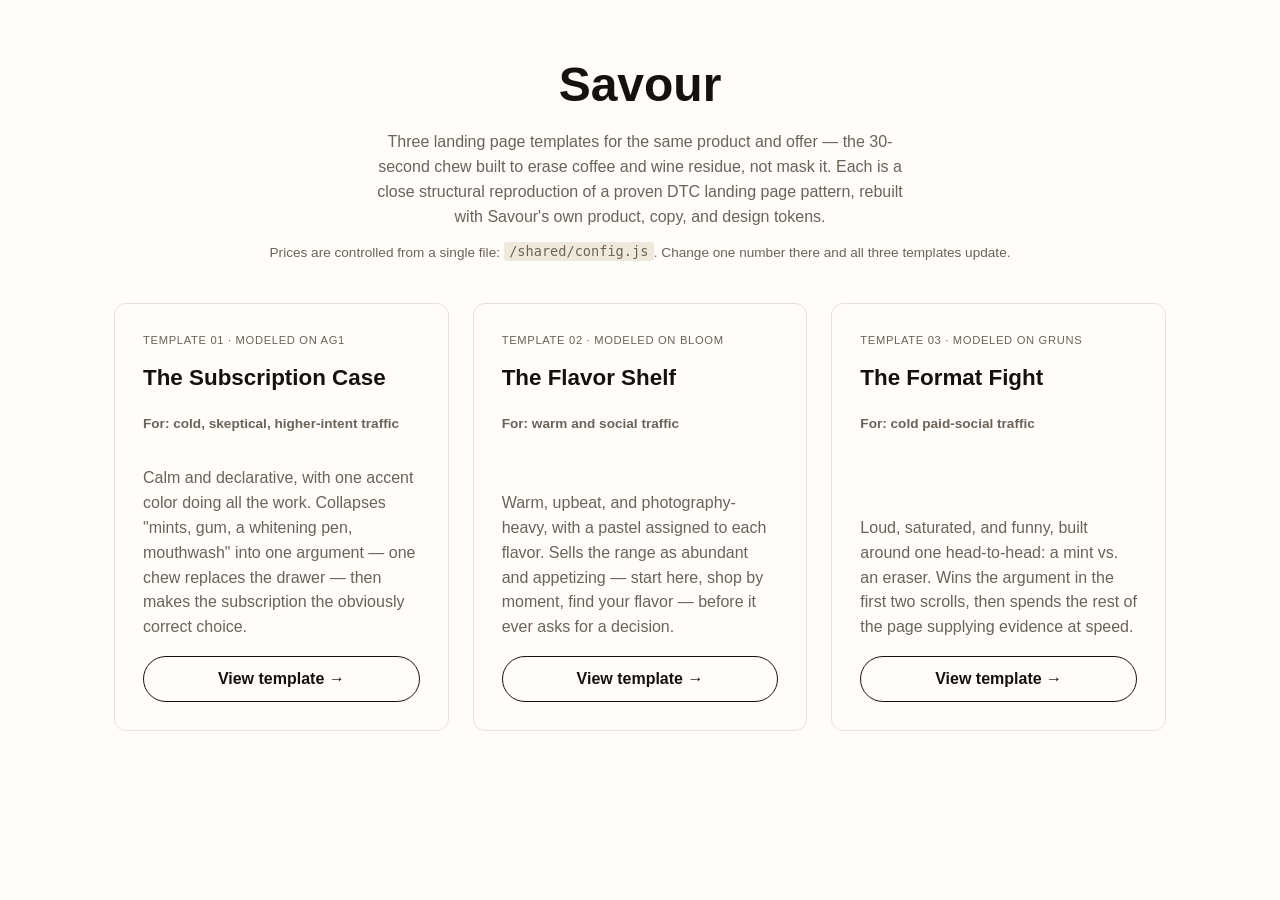
<file: index.html>
<!DOCTYPE html>
<html lang="en">
<head>
<meta charset="UTF-8" />
<meta name="viewport" content="width=device-width, initial-scale=1.0" />
<title>Savour — Landing Page Templates</title>
<meta name="description" content="Three landing page templates for Savour, the 30-second chew built to erase coffee and wine residue." />
<link rel="stylesheet" href="shared/base.css" />
<style>
  :root {
    --color-ink: #16110d;
    --color-muted: #6b6259;
    --color-border: #e7e0d3;
    --color-bg: #fffdf9;
    --font-body: -apple-system, BlinkMacSystemFont, "Segoe UI", Helvetica, Arial, sans-serif;
  }
  body {
    background: var(--color-bg);
    color: var(--color-ink);
    font-family: var(--font-body);
    line-height: 1.55;
  }
  .wrap {
    max-width: 1100px;
    margin: 0 auto;
    padding: 3rem 1.5rem 4rem;
  }
  header {
    text-align: center;
    margin-bottom: 2.5rem;
  }
  h1 {
    font-size: clamp(2rem, 5vw, 3rem);
    margin: 0 0 0.5rem;
  }
  .lede {
    color: var(--color-muted);
    max-width: 60ch;
    margin: 0 auto;
  }
  .config-note {
    text-align: center;
    font-size: 0.85rem;
    color: var(--color-muted);
    margin-top: 0.75rem;
  }
  .config-note code {
    background: #efe9db;
    padding: 0.1em 0.4em;
    border-radius: 3px;
  }
  .grid {
    display: grid;
    grid-template-columns: repeat(auto-fit, minmax(280px, 1fr));
    gap: 1.5rem;
  }
  .card {
    border: 1px solid var(--color-border);
    border-radius: 12px;
    padding: 1.75rem;
    display: flex;
    flex-direction: column;
  }
  .card h2 {
    font-size: 1.4rem;
    margin: 0 0 0.25rem;
  }
  .card .tag {
    display: inline-block;
    font-size: 0.7rem;
    text-transform: uppercase;
    letter-spacing: 0.06em;
    color: var(--color-muted);
    margin-bottom: 0.75rem;
  }
  .card p {
    color: var(--color-muted);
    flex: 1;
  }
  .card .traffic {
    font-size: 0.85rem;
    font-weight: 600;
    margin-bottom: 1rem;
  }
  .card a.btn {
    display: inline-block;
    text-align: center;
    border: 1px solid var(--color-ink);
    border-radius: 999px;
    padding: 0.6em 1.4em;
    text-decoration: none;
    color: var(--color-ink);
    font-weight: 600;
  }
  .card a.btn:hover {
    background: var(--color-ink);
    color: #fff;
  }
</style>
</head>
<body>
<main class="wrap">
  <header>
    <h1>Savour</h1>
    <p class="lede">
      Three landing page templates for the same product and offer — the
      30-second chew built to erase coffee and wine residue, not mask it.
      Each is a close structural reproduction of a proven DTC landing page
      pattern, rebuilt with Savour's own product, copy, and design tokens.
    </p>
    <p class="config-note">
      Prices are controlled from a single file: <code>/shared/config.js</code>.
      Change one number there and all three templates update.
    </p>
  </header>

  <div class="grid">
    <article class="card">
      <span class="tag">Template 01 &middot; modeled on AG1</span>
      <h2>The Subscription Case</h2>
      <p class="traffic">For: cold, skeptical, higher-intent traffic</p>
      <p>
        Calm and declarative, with one accent color doing all the work.
        Collapses "mints, gum, a whitening pen, mouthwash" into one
        argument — one chew replaces the drawer — then makes the
        subscription the obviously correct choice.
      </p>
      <a class="btn" href="templates/01-ag1/index.html">View template &rarr;</a>
    </article>

    <article class="card">
      <span class="tag">Template 02 &middot; modeled on Bloom</span>
      <h2>The Flavor Shelf</h2>
      <p class="traffic">For: warm and social traffic</p>
      <p>
        Warm, upbeat, and photography-heavy, with a pastel assigned to
        each flavor. Sells the range as abundant and appetizing — start
        here, shop by moment, find your flavor — before it ever asks for
        a decision.
      </p>
      <a class="btn" href="templates/02-bloom/index.html">View template &rarr;</a>
    </article>

    <article class="card">
      <span class="tag">Template 03 &middot; modeled on Gruns</span>
      <h2>The Format Fight</h2>
      <p class="traffic">For: cold paid-social traffic</p>
      <p>
        Loud, saturated, and funny, built around one head-to-head: a mint
        vs. an eraser. Wins the argument in the first two scrolls, then
        spends the rest of the page supplying evidence at speed.
      </p>
      <a class="btn" href="templates/03-gruns/index.html">View template &rarr;</a>
    </article>
  </div>
</main>
</body>
</html>
</file>
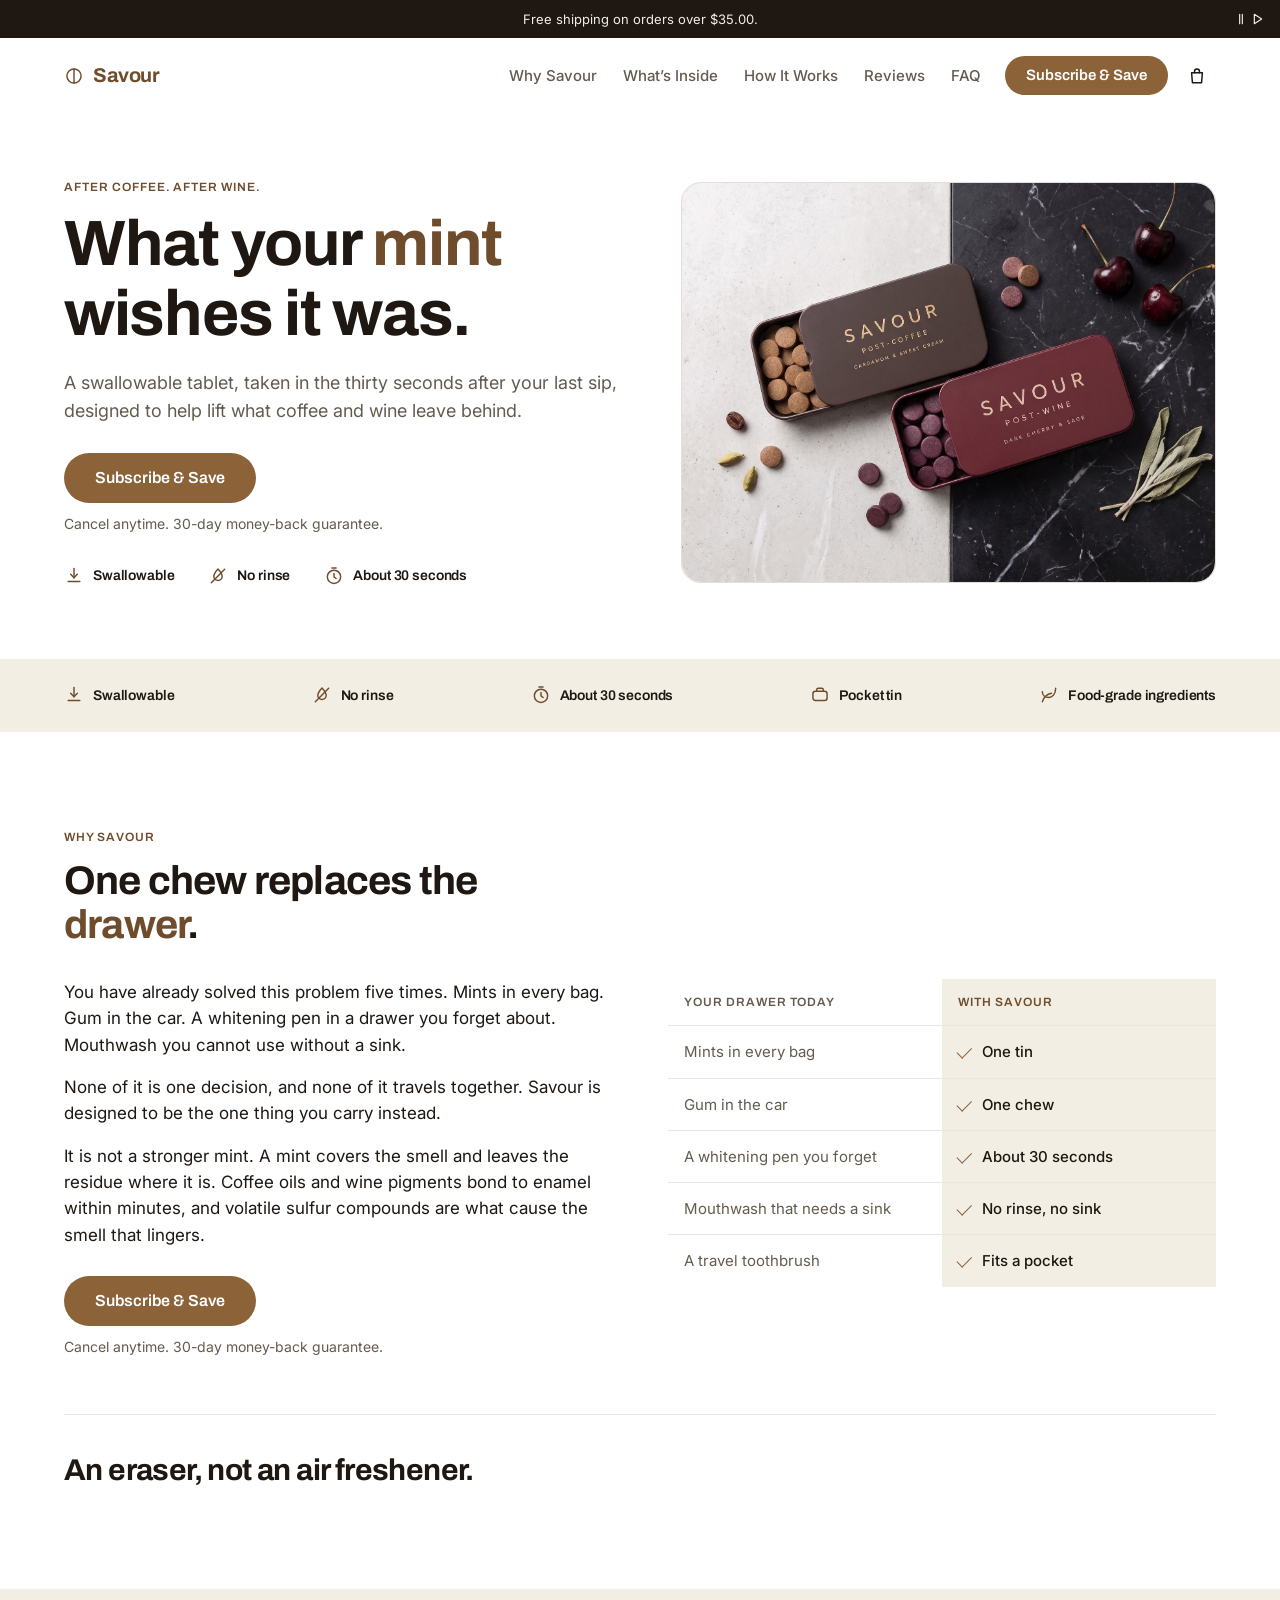
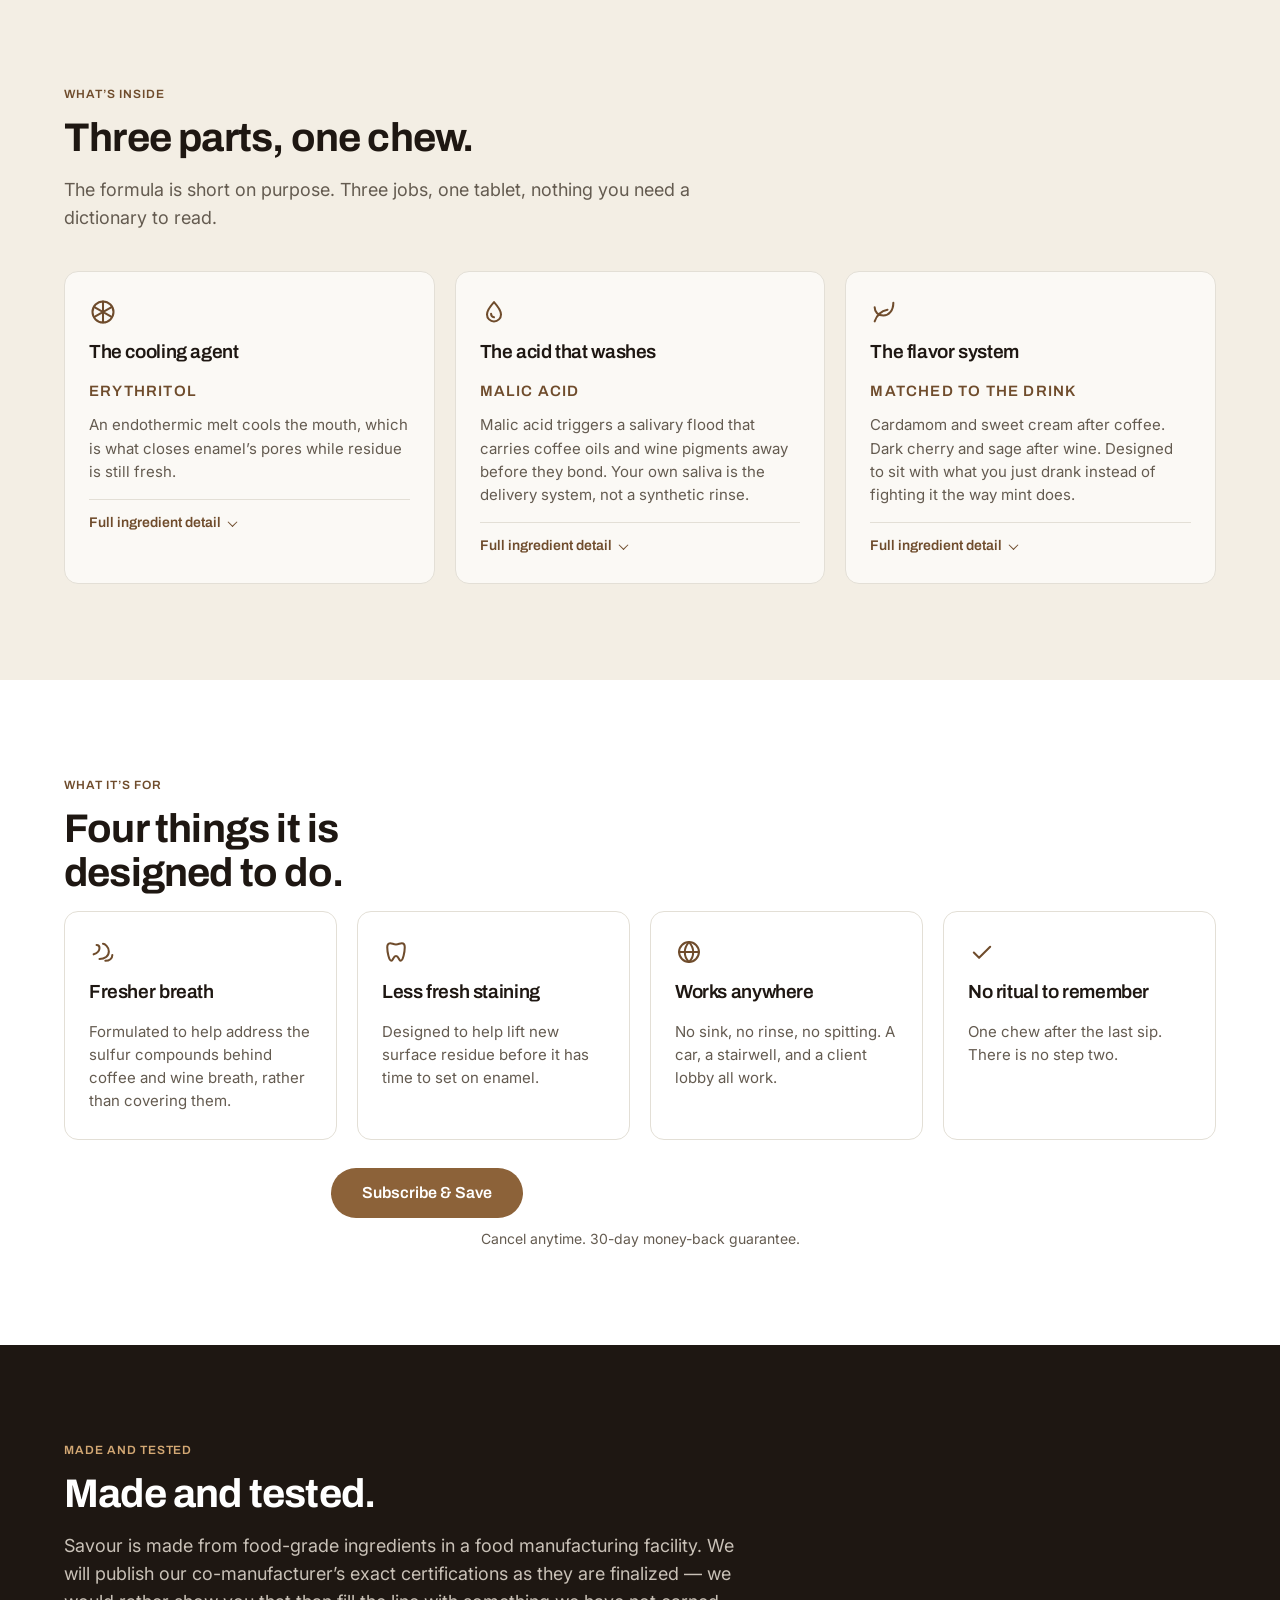
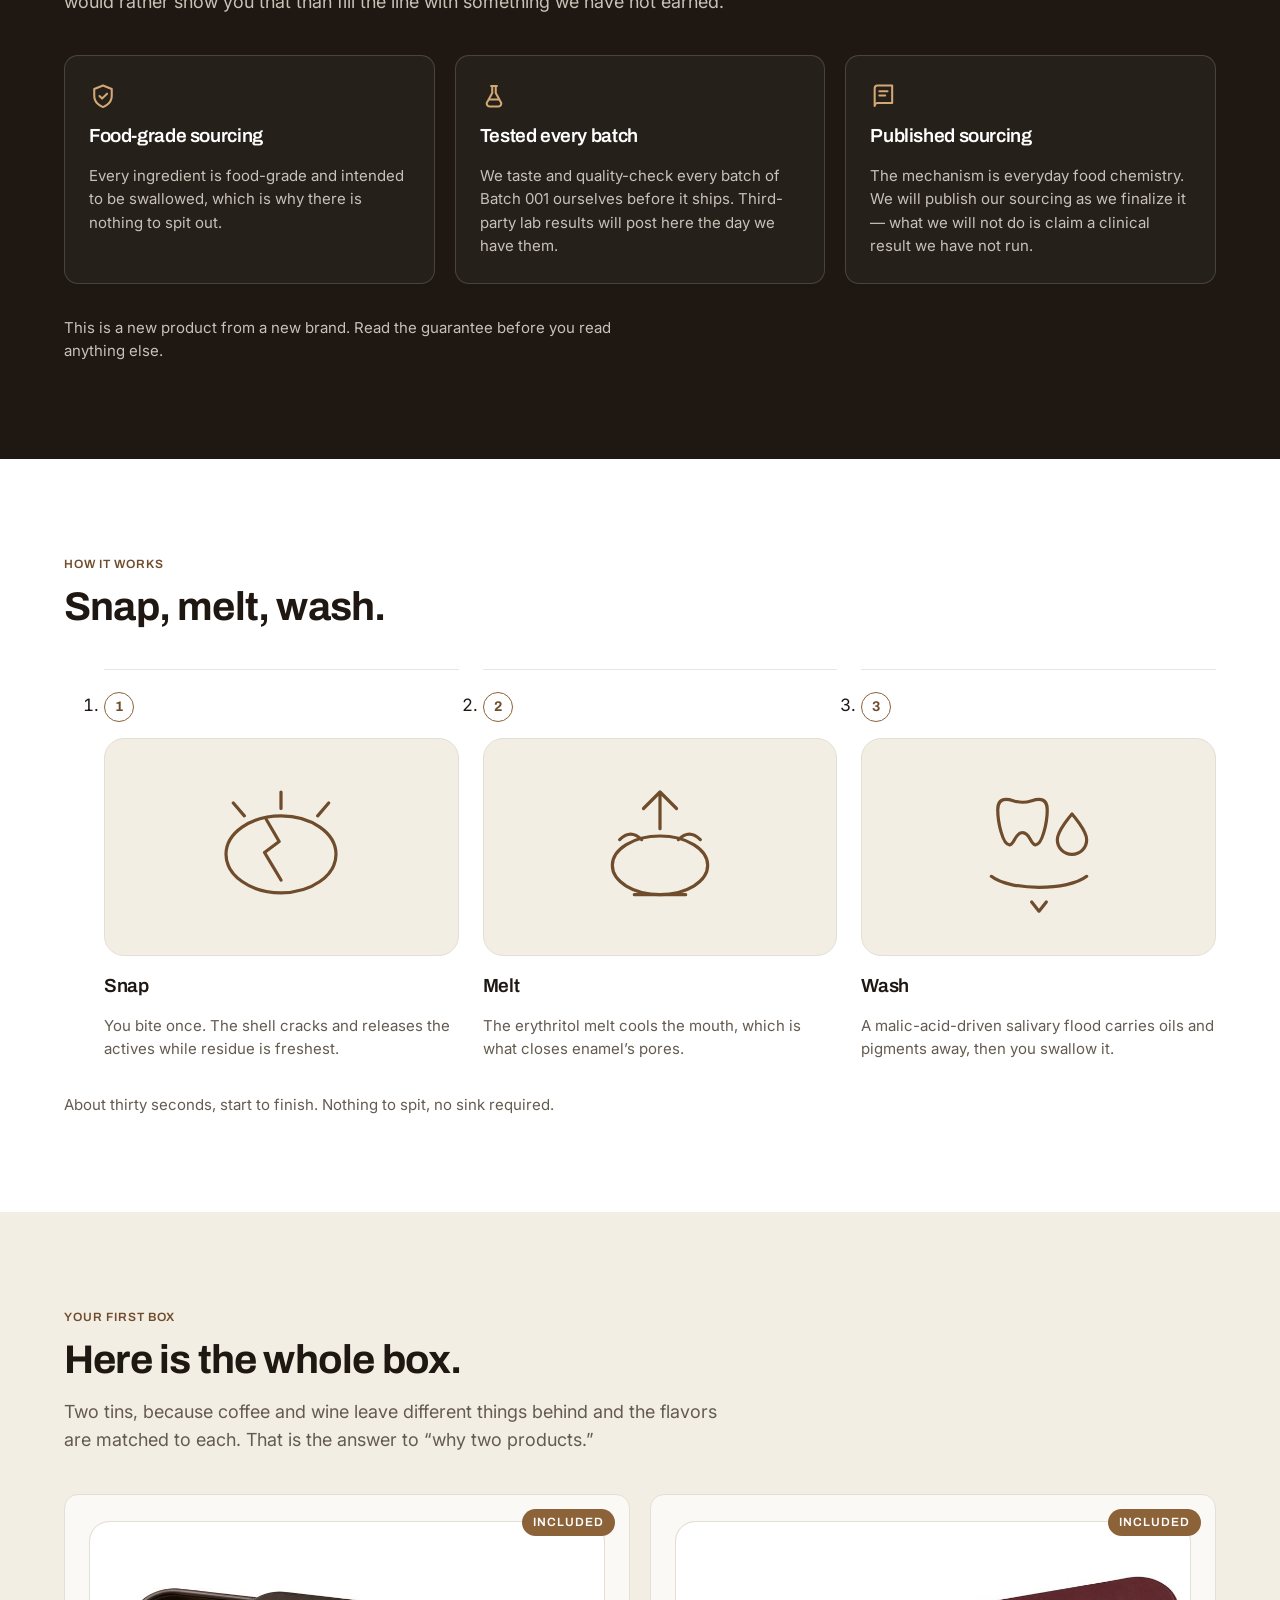
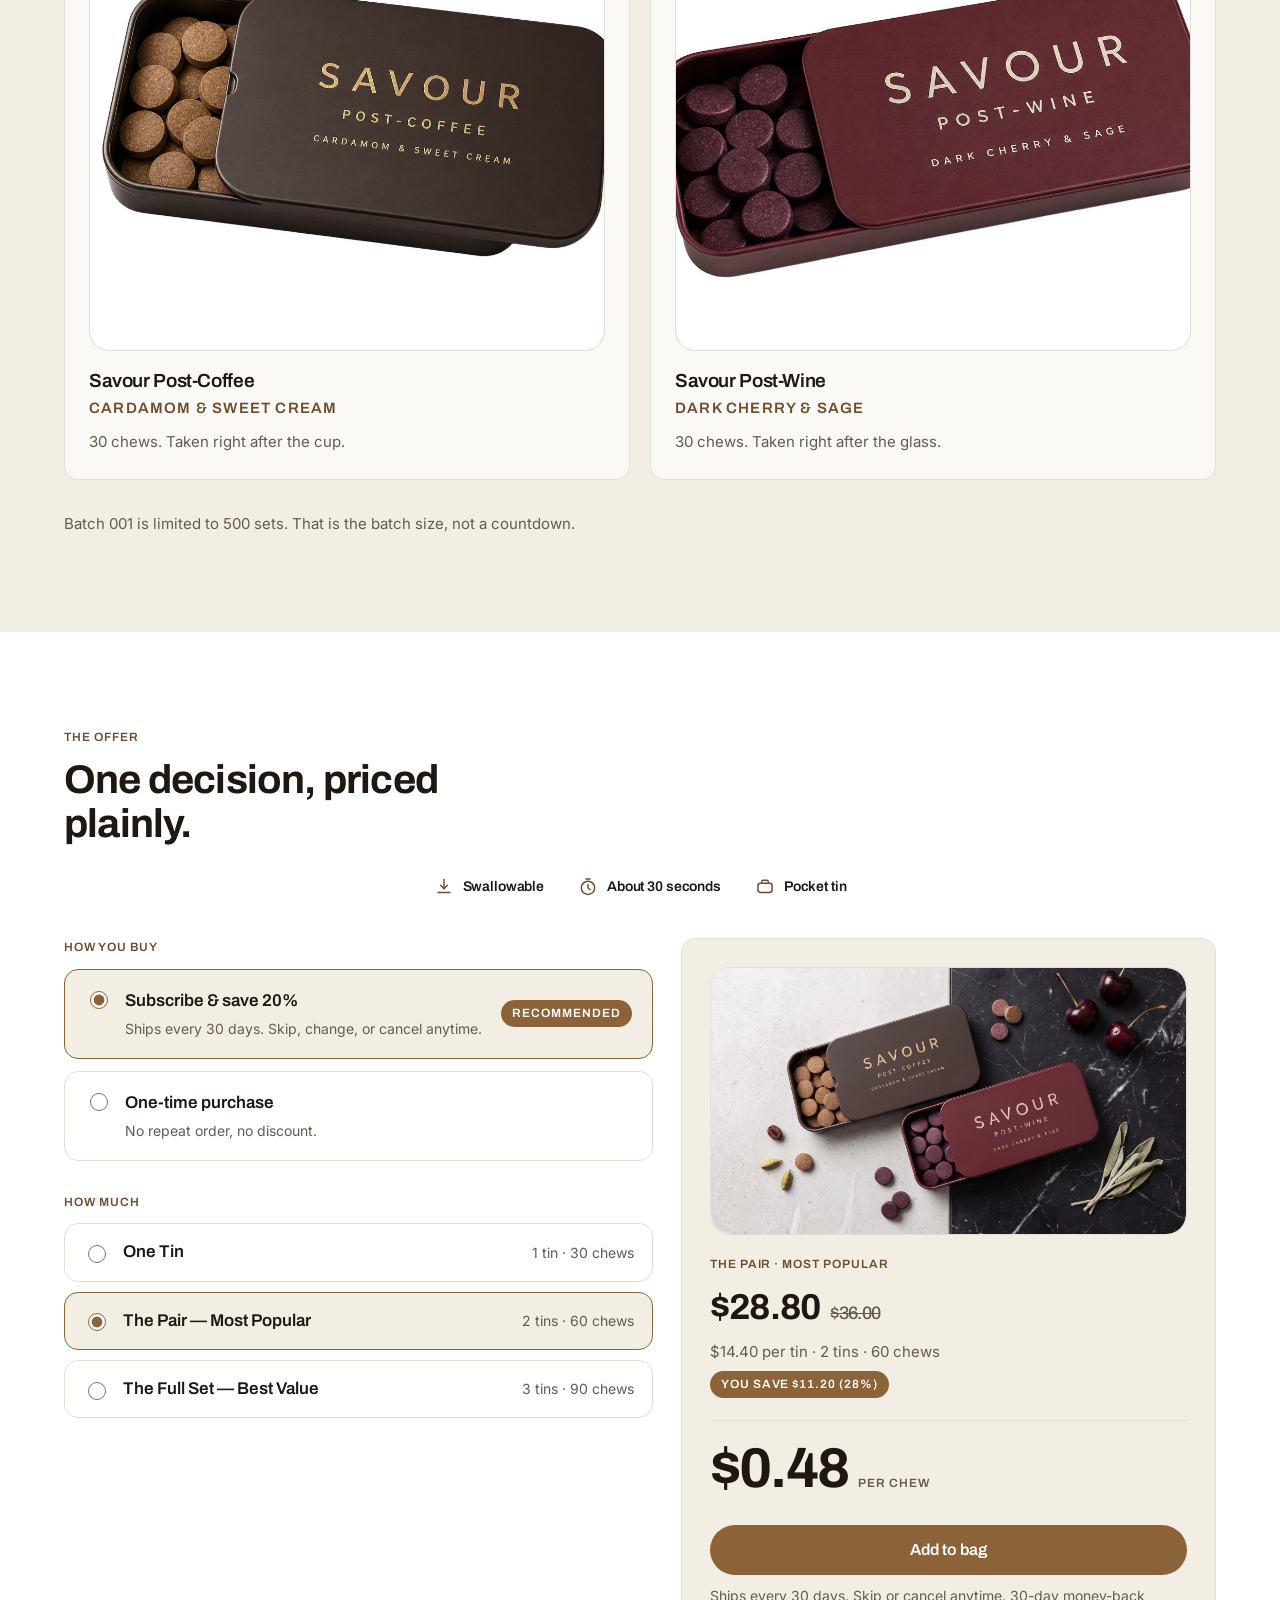
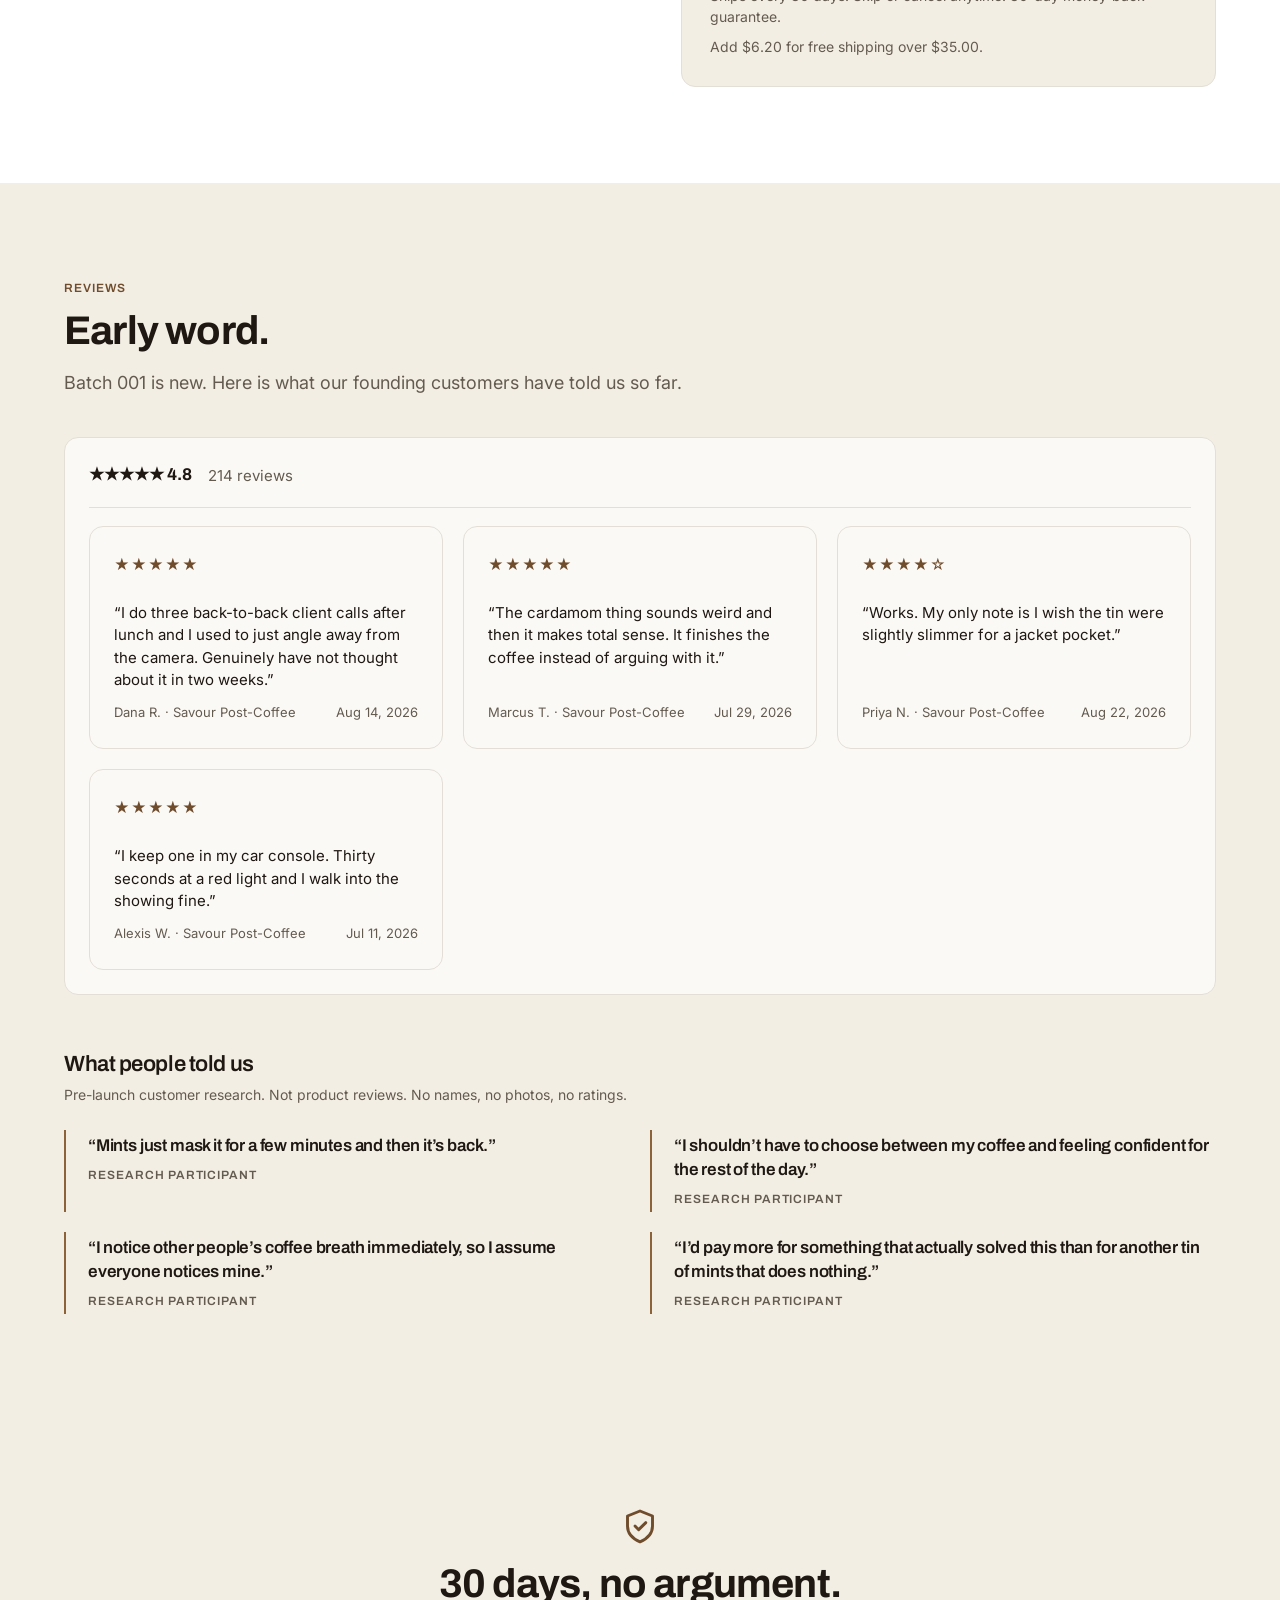
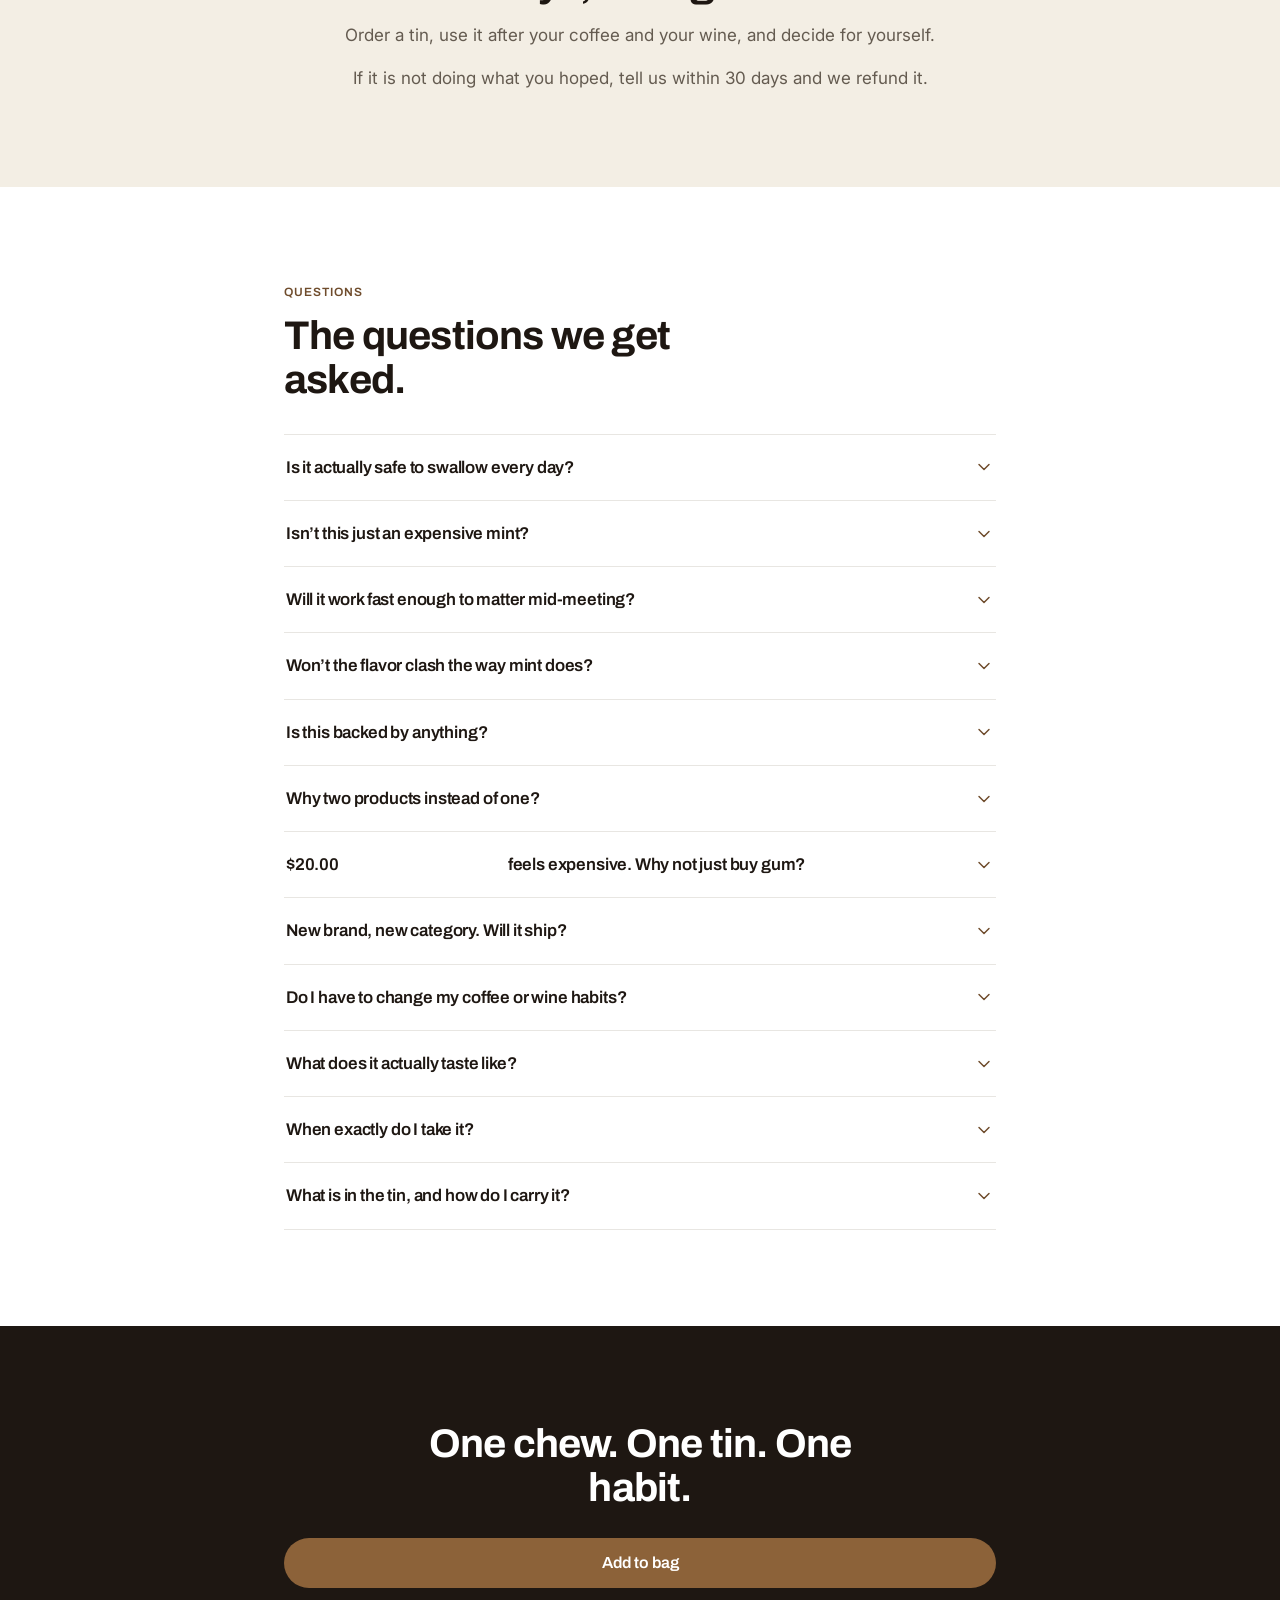
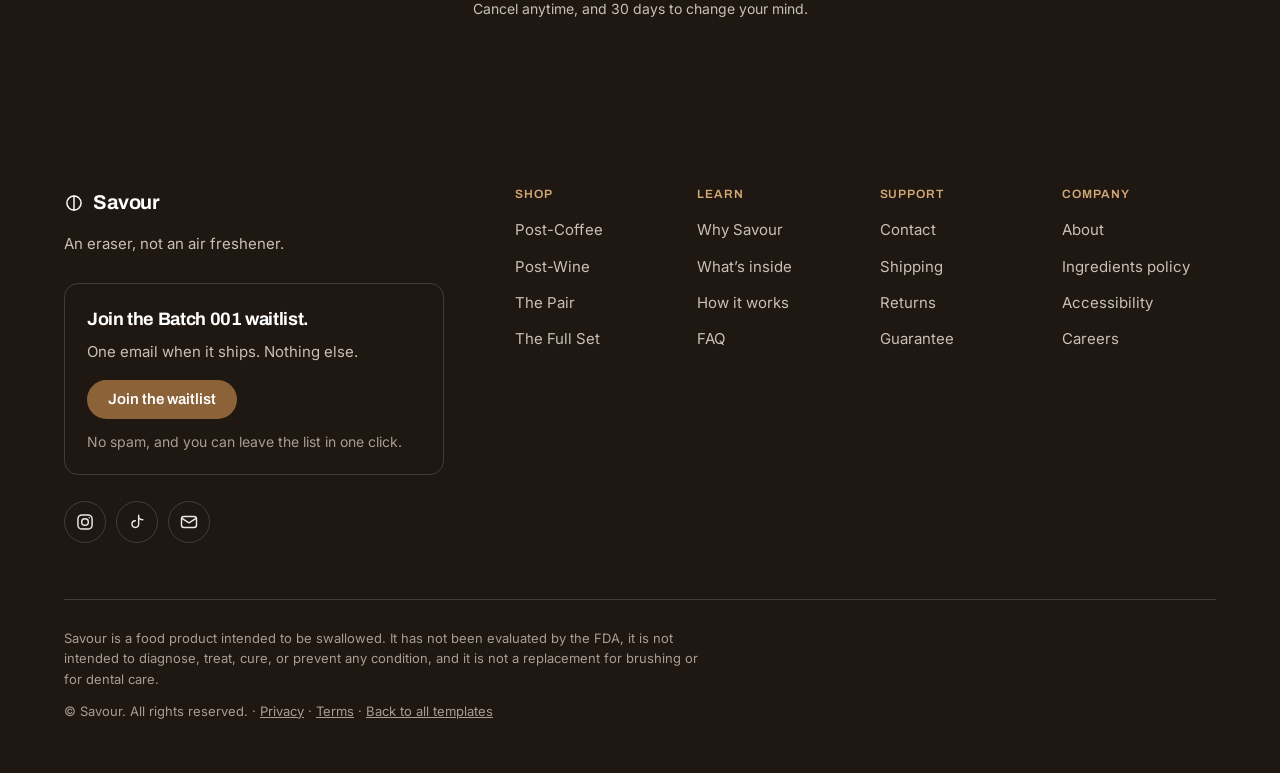
<file: templates/01-ag1/index.html>
<!DOCTYPE html>
<html lang="en">
<head>
<meta charset="utf-8">
<meta name="viewport" content="width=device-width, initial-scale=1">
<title>Savour — One chew after coffee and wine</title>
<meta name="description" content="Savour is a swallowable chew taken in the thirty seconds after coffee or red wine. No rinse, no sink, one tin instead of a drawer full of workarounds.">
<link rel="preconnect" href="https://fonts.googleapis.com">
<link rel="preconnect" href="https://fonts.gstatic.com" crossorigin>
<link href="https://fonts.googleapis.com/css2?family=Archivo:wght@600;700&family=Inter:wght@400;500&display=swap" rel="stylesheet">
<link rel="stylesheet" href="../../shared/base.css">
<link rel="stylesheet" href="style.css">
</head>
<body>

<a class="skip-link" href="#main">Skip to content</a>

<header class="site-header">

  <!-- 1 ——————————————————————————— ANNOUNCEMENT BAR -->
  <section class="announce" aria-label="Store announcements">
    <div class="announce__inner">
      <p class="announce__msg" data-announce-msg>Free shipping on orders over <span data-savour="freeShippingThreshold">&nbsp;</span>.</p>
      <p class="announce__msg" data-announce-msg hidden><span data-savour="batchLabel">&nbsp;</span>: <span data-savour="priceLockCopy">&nbsp;</span></p>
      <p class="announce__msg" data-announce-msg hidden><span data-savour="guaranteeDays">&nbsp;</span>-day money-back guarantee. Cancel anytime.</p>
      <button type="button" class="announce__toggle" data-announce-toggle aria-pressed="false">
        <svg class="ico" viewBox="0 0 24 24" fill="none" stroke="currentColor" stroke-width="1.75" stroke-linecap="round" stroke-linejoin="round" aria-hidden="true" focusable="false" data-announce-icon="pause"><path d="M10 5v14M14 5v14"/></svg>
        <svg class="ico" viewBox="0 0 24 24" fill="none" stroke="currentColor" stroke-width="1.75" stroke-linecap="round" stroke-linejoin="round" aria-hidden="true" focusable="false" data-announce-icon="play" hidden><path d="M8 5l11 7-11 7V5z"/></svg>
        <span class="sr-only" data-announce-toggle-label>Pause announcements</span>
      </button>
    </div>
  </section>

  <!-- 2 ——————————————————————————— NAV (STICKY) -->
  <section class="navbar" data-nav aria-label="Main navigation">
    <nav class="navbar__inner">
      <a class="wordmark" href="../../index.html">
        <svg class="wordmark__mark" viewBox="0 0 24 24" fill="none" stroke="currentColor" stroke-width="1.75" stroke-linecap="round" stroke-linejoin="round" aria-hidden="true" focusable="false"><circle cx="12" cy="12" r="8.5"/><path d="M12 3.5v17"/></svg>
        <span>Savour</span>
      </a>

      <ul class="navlinks" id="navlinks" data-navlinks>
        <li><a href="#why">Why Savour</a></li>
        <li><a href="#inside">What&rsquo;s Inside</a></li>
        <li><a href="#how">How It Works</a></li>
        <li><a href="#reviews">Reviews</a></li>
        <li><a href="#faq">FAQ</a></li>
      </ul>

      <div class="navbar__right">
        <a class="btn btn--brand btn--sm" href="#pricing">Subscribe &amp; Save</a>
        <button type="button" class="navbar__bag" data-drawer-open aria-expanded="false" aria-controls="bag-drawer">
          <svg class="ico" viewBox="0 0 24 24" fill="none" stroke="currentColor" stroke-width="1.75" stroke-linecap="round" stroke-linejoin="round" aria-hidden="true" focusable="false"><path d="M5.5 8h13l-1 12h-11z"/><path d="M9 8V6.5a3 3 0 0 1 6 0V8"/></svg>
          <span class="sr-only">Open bag</span>
          <span class="navbar__bagcount" data-bag-count hidden>0</span>
        </button>
        <button type="button" class="navbar__menu" data-nav-toggle aria-expanded="false" aria-controls="navlinks">
          <svg class="ico" viewBox="0 0 24 24" fill="none" stroke="currentColor" stroke-width="1.75" stroke-linecap="round" stroke-linejoin="round" aria-hidden="true" focusable="false"><path d="M4 7h16M4 12h16M4 17h16"/></svg>
          <span class="sr-only">Menu</span>
        </button>
      </div>
    </nav>
  </section>

</header>

<main id="main">

  <!-- 3 ——————————————————————————— HERO -->
  <section class="hero" aria-labelledby="hero-h">
    <div class="wrap hero__grid">
      <div class="hero__copy">
        <p class="eyebrow">After coffee. After wine.</p>
        <h1 id="hero-h">What your <em>mint</em> wishes it was.</h1>
        <p class="lede">A swallowable tablet, taken in the thirty seconds after your last sip, designed to help lift what coffee and wine leave behind.</p>
        <p class="cta-row"><a class="btn btn--brand" href="#pricing">Subscribe &amp; Save</a></p>
        <p class="risk">Cancel anytime. <span data-savour="guaranteeDays">&nbsp;</span>-day money-back guarantee.</p>

        <ul class="trust trust--compact">
          <li class="trust__item">
            <svg class="ico" viewBox="0 0 24 24" fill="none" stroke="currentColor" stroke-width="1.75" stroke-linecap="round" stroke-linejoin="round" aria-hidden="true" focusable="false"><path d="M12 3v11"/><path d="M8 10l4 4 4-4"/><path d="M5 18.5h14"/></svg>
            <span>Swallowable</span>
          </li>
          <li class="trust__item">
            <svg class="ico" viewBox="0 0 24 24" fill="none" stroke="currentColor" stroke-width="1.75" stroke-linecap="round" stroke-linejoin="round" aria-hidden="true" focusable="false"><path d="M12 3.5s5 5.4 5 8.9a5 5 0 0 1-10 0c0-3.5 5-8.9 5-8.9z"/><path d="M4 20L20 4"/></svg>
            <span>No rinse</span>
          </li>
          <li class="trust__item">
            <svg class="ico" viewBox="0 0 24 24" fill="none" stroke="currentColor" stroke-width="1.75" stroke-linecap="round" stroke-linejoin="round" aria-hidden="true" focusable="false"><circle cx="12" cy="13" r="8"/><path d="M12 9v4l2.5 2"/><path d="M9.5 2.5h5"/></svg>
            <span>About 30 seconds</span>
          </li>
        </ul>
      </div>

      <figure class="hero__media">
        <div class="media media--tin media--photo">
          <img src="../../assets/photography/both-tins-flatlay.jpg" alt="Both Savour tins, Post-Coffee and Post-Wine, open on a split marble surface with cardamom, coffee beans, dark cherries, and sage.">
        </div>
      </figure>
    </div>
  </section>

  <!-- 4 ——————————————————————————— TRUST STRIP -->
  <section class="band band--sand strip" aria-label="Product basics">
    <div class="wrap">
      <ul class="trust">
        <li class="trust__item">
          <svg class="ico" viewBox="0 0 24 24" fill="none" stroke="currentColor" stroke-width="1.75" stroke-linecap="round" stroke-linejoin="round" aria-hidden="true" focusable="false"><path d="M12 3v11"/><path d="M8 10l4 4 4-4"/><path d="M5 18.5h14"/></svg>
          <span>Swallowable</span>
        </li>
        <li class="trust__item">
          <svg class="ico" viewBox="0 0 24 24" fill="none" stroke="currentColor" stroke-width="1.75" stroke-linecap="round" stroke-linejoin="round" aria-hidden="true" focusable="false"><path d="M12 3.5s5 5.4 5 8.9a5 5 0 0 1-10 0c0-3.5 5-8.9 5-8.9z"/><path d="M4 20L20 4"/></svg>
          <span>No rinse</span>
        </li>
        <li class="trust__item">
          <svg class="ico" viewBox="0 0 24 24" fill="none" stroke="currentColor" stroke-width="1.75" stroke-linecap="round" stroke-linejoin="round" aria-hidden="true" focusable="false"><circle cx="12" cy="13" r="8"/><path d="M12 9v4l2.5 2"/><path d="M9.5 2.5h5"/></svg>
          <span>About 30 seconds</span>
        </li>
        <li class="trust__item">
          <svg class="ico" viewBox="0 0 24 24" fill="none" stroke="currentColor" stroke-width="1.75" stroke-linecap="round" stroke-linejoin="round" aria-hidden="true" focusable="false"><rect x="3.5" y="7.5" width="17" height="11" rx="3"/><path d="M8 7.5V6a2 2 0 0 1 2-2h4a2 2 0 0 1 2 2v1.5"/></svg>
          <span>Pocket tin</span>
        </li>
        <li class="trust__item">
          <svg class="ico" viewBox="0 0 24 24" fill="none" stroke="currentColor" stroke-width="1.75" stroke-linecap="round" stroke-linejoin="round" aria-hidden="true" focusable="false"><path d="M20 4c0 7-4 11-8.5 11S4 12 4 8"/><path d="M4 20c2-6 6-9 11-10"/></svg>
          <span>Food-grade ingredients</span>
        </li>
      </ul>
    </div>
  </section>

  <!-- 5 ——————————————————————————— ONE CHEW REPLACES THE DRAWER -->
  <section class="pad" id="why" aria-labelledby="why-h">
    <div class="wrap">
      <p class="eyebrow">Why Savour</p>
      <h2 id="why-h">One chew replaces the <em>drawer</em>.</h2>

      <div class="why__grid">
        <div class="why__copy">
          <p>You have already solved this problem five times. Mints in every bag. Gum in the car. A whitening pen in a drawer you forget about. Mouthwash you cannot use without a sink.</p>
          <p>None of it is one decision, and none of it travels together. Savour is designed to be the one thing you carry instead.</p>
          <p>It is not a stronger mint. A mint covers the smell and leaves the residue where it is. Coffee oils and wine pigments bond to enamel within minutes, and volatile sulfur compounds are what cause the smell that lingers.</p>
          <p class="cta-row"><a class="btn btn--brand" href="#pricing">Subscribe &amp; Save</a></p>
          <p class="risk">Cancel anytime. <span data-savour="guaranteeDays">&nbsp;</span>-day money-back guarantee.</p>
        </div>

        <!-- DRAWER COMPARISON ART: overhead flat-lay of the cluttered cluster — mint tin, gum pack, whitening pen, mouthwash bottle, travel toothbrush — on warm sand paper, hard top light, then the same frame with a single Savour tin. -->
        <div class="scroll-x">
          <table class="vs">
            <caption class="sr-only">Your current routine compared with Savour</caption>
            <thead>
              <tr><th scope="col">Your drawer today</th><th scope="col">With Savour</th></tr>
            </thead>
            <tbody>
              <tr><td>Mints in every bag</td><td><span class="tick" aria-hidden="true"></span>One tin</td></tr>
              <tr><td>Gum in the car</td><td><span class="tick" aria-hidden="true"></span>One chew</td></tr>
              <tr><td>A whitening pen you forget</td><td><span class="tick" aria-hidden="true"></span>About 30 seconds</td></tr>
              <tr><td>Mouthwash that needs a sink</td><td><span class="tick" aria-hidden="true"></span>No rinse, no sink</td></tr>
              <tr><td>A travel toothbrush</td><td><span class="tick" aria-hidden="true"></span>Fits a pocket</td></tr>
            </tbody>
          </table>
        </div>
      </div>

      <p class="pull">An eraser, not an air freshener.</p>
    </div>
  </section>

  <!-- 6 ——————————————————————————— WHAT'S INSIDE -->
  <section class="pad band--sand" id="inside" aria-labelledby="inside-h">
    <div class="wrap">
      <p class="eyebrow">What&rsquo;s inside</p>
      <h2 id="inside-h">Three parts, one chew.</h2>
      <p class="lede lede--narrow">The formula is short on purpose. Three jobs, one tablet, nothing you need a dictionary to read.</p>

      <div class="grid grid--3">
        <article class="card">
          <svg class="ico ico--lg" viewBox="0 0 24 24" fill="none" stroke="currentColor" stroke-width="1.75" stroke-linecap="round" stroke-linejoin="round" aria-hidden="true" focusable="false"><path d="M12 3v18M5 8l14 8M19 8L5 16"/><circle cx="12" cy="12" r="9"/></svg>
          <h3>The cooling agent</h3>
          <p class="card__sub">Erythritol</p>
          <p>An endothermic melt cools the mouth, which is what closes enamel&rsquo;s pores while residue is still fresh.</p>
          <details class="disc">
            <summary>Full ingredient detail</summary>
            <p>Erythritol is a food-grade sugar alcohol used here for its cooling heat of solution, not for sweetness. Full dosage and sourcing will be published on the tin and here before Batch 001 ships.</p>
          </details>
        </article>

        <article class="card">
          <svg class="ico ico--lg" viewBox="0 0 24 24" fill="none" stroke="currentColor" stroke-width="1.75" stroke-linecap="round" stroke-linejoin="round" aria-hidden="true" focusable="false"><path d="M12 3.5s6 6.6 6 10.6a6 6 0 0 1-12 0C6 10.1 12 3.5 12 3.5z"/><path d="M9.5 13.5c0 1.7 1.1 2.8 2.5 3"/></svg>
          <h3>The acid that washes</h3>
          <p class="card__sub">Malic acid</p>
          <p>Malic acid triggers a salivary flood that carries coffee oils and wine pigments away before they bond. Your own saliva is the delivery system, not a synthetic rinse.</p>
          <details class="disc">
            <summary>Full ingredient detail</summary>
            <p>Malic acid occurs naturally in apples and is used here at food-grade levels to stimulate salivary flow. Full concentrations and sourcing will be published here before Batch 001 ships.</p>
          </details>
        </article>

        <article class="card">
          <svg class="ico ico--lg" viewBox="0 0 24 24" fill="none" stroke="currentColor" stroke-width="1.75" stroke-linecap="round" stroke-linejoin="round" aria-hidden="true" focusable="false"><path d="M20 4c0 7-4 11-8.5 11S4 12 4 8"/><path d="M4 20c2-6 6-9 11-10"/></svg>
          <h3>The flavor system</h3>
          <p class="card__sub">Matched to the drink</p>
          <p>Cardamom and sweet cream after coffee. Dark cherry and sage after wine. Designed to sit with what you just drank instead of fighting it the way mint does.</p>
          <details class="disc">
            <summary>Full ingredient detail</summary>
            <p>Flavors are built from food-grade natural flavor systems, with no added colors. The full declaration, including allergen statements, will appear on the tin and here before the first order ships.</p>
          </details>
        </article>
      </div>
    </div>
  </section>

  <!-- 7 ——————————————————————————— BENEFITS GRID -->
  <section class="pad" aria-labelledby="benefits-h">
    <div class="wrap">
      <p class="eyebrow">What it&rsquo;s for</p>
      <h2 id="benefits-h">Four things it is designed to do.</h2>

      <div class="grid grid--4">
        <article class="card">
          <svg class="ico ico--lg" viewBox="0 0 24 24" fill="none" stroke="currentColor" stroke-width="1.75" stroke-linecap="round" stroke-linejoin="round" aria-hidden="true" focusable="false"><path d="M4 14c3-1 5-3 5-5.5A2.5 2.5 0 0 0 6.5 6"/><path d="M9 18c4.5 0 8-2.5 8-6.5S13.5 5 12 5"/><path d="M14 19.5c3.5 0 6-2 6-5"/></svg>
          <h3>Fresher breath</h3>
          <p>Formulated to help address the sulfur compounds behind coffee and wine breath, rather than covering them.</p>
        </article>
        <article class="card">
          <svg class="ico ico--lg" viewBox="0 0 24 24" fill="none" stroke="currentColor" stroke-width="1.75" stroke-linecap="round" stroke-linejoin="round" aria-hidden="true" focusable="false"><path d="M7 4.5c2 0 2.5 1 5 1s3-1 5-1c1.7 0 2.5 1.4 2.5 3.5 0 4-1.5 11.5-3.5 11.5-1.6 0-1.6-4-4-4s-2.4 4-4 4C6 19.5 4.5 12 4.5 8c0-2.1.8-3.5 2.5-3.5z"/></svg>
          <h3>Less fresh staining</h3>
          <p>Designed to help lift new surface residue before it has time to set on enamel.</p>
        </article>
        <article class="card">
          <svg class="ico ico--lg" viewBox="0 0 24 24" fill="none" stroke="currentColor" stroke-width="1.75" stroke-linecap="round" stroke-linejoin="round" aria-hidden="true" focusable="false"><circle cx="12" cy="12" r="8.5"/><path d="M3.5 12h17"/><path d="M12 3.5c2.4 2.6 3.6 5.4 3.6 8.5S14.4 18.4 12 20.5c-2.4-2.1-3.6-5-3.6-8.5S9.6 6.1 12 3.5z"/></svg>
          <h3>Works anywhere</h3>
          <p>No sink, no rinse, no spitting. A car, a stairwell, and a client lobby all work.</p>
        </article>
        <article class="card">
          <svg class="ico ico--lg" viewBox="0 0 24 24" fill="none" stroke="currentColor" stroke-width="1.75" stroke-linecap="round" stroke-linejoin="round" aria-hidden="true" focusable="false"><path d="M5 12.5l4.5 4.5L19 7.5"/></svg>
          <h3>No ritual to remember</h3>
          <p>One chew after the last sip. There is no step two.</p>
        </article>
      </div>

      <p class="cta-row cta-row--center"><a class="btn btn--brand" href="#pricing">Subscribe &amp; Save</a></p>
      <p class="risk risk--center">Cancel anytime. <span data-savour="guaranteeDays">&nbsp;</span>-day money-back guarantee.</p>
    </div>
  </section>

  <!-- 8 ——————————————————————————— MADE AND TESTED (this template's press-logo slot) -->
  <section class="pad band--deep" aria-labelledby="quality-h">
    <div class="wrap">
      <p class="eyebrow">Made and tested</p>
      <h2 id="quality-h">Made and tested.</h2>
      <p class="lede lede--narrow">Savour is made from food-grade ingredients in a food manufacturing facility. We will publish our co-manufacturer&rsquo;s exact certifications as they are finalized — we would rather show you that than fill the line with something we have not earned.</p>

      <div class="grid grid--3">
        <article class="card card--onDeep">
          <svg class="ico ico--lg" viewBox="0 0 24 24" fill="none" stroke="currentColor" stroke-width="1.75" stroke-linecap="round" stroke-linejoin="round" aria-hidden="true" focusable="false"><path d="M12 3l7.5 3v6c0 4.4-3 7.6-7.5 9.5C7.5 19.6 4.5 16.4 4.5 12V6z"/><path d="M9 12l2.2 2.2L15.5 10"/></svg>
          <h3>Food-grade sourcing</h3>
          <p>Every ingredient is food-grade and intended to be swallowed, which is why there is nothing to spit out.</p>
        </article>
        <article class="card card--onDeep">
          <svg class="ico ico--lg" viewBox="0 0 24 24" fill="none" stroke="currentColor" stroke-width="1.75" stroke-linecap="round" stroke-linejoin="round" aria-hidden="true" focusable="false"><path d="M9.5 3.5h5"/><path d="M10.5 3.5v6L6 17.5A2.5 2.5 0 0 0 8.2 21h7.6a2.5 2.5 0 0 0 2.2-3.5L13.5 9.5v-6"/><path d="M8 15h8"/></svg>
          <h3>Tested every batch</h3>
          <p>We taste and quality-check every batch of <span data-savour="batchLabel">&nbsp;</span> ourselves before it ships. Third-party lab results will post here the day we have them.</p>
        </article>
        <article class="card card--onDeep">
          <svg class="ico ico--lg" viewBox="0 0 24 24" fill="none" stroke="currentColor" stroke-width="1.75" stroke-linecap="round" stroke-linejoin="round" aria-hidden="true" focusable="false"><path d="M4 5.5A2.5 2.5 0 0 1 6.5 3H19v15H6.5A2.5 2.5 0 0 0 4 20.5z"/><path d="M8 8h7M8 11.5h5"/></svg>
          <h3>Published sourcing</h3>
          <p>The mechanism is everyday food chemistry. We will publish our sourcing as we finalize it — what we will not do is claim a clinical result we have not run.</p>
        </article>
      </div>

      <p class="closing">This is a new product from a new brand. Read the guarantee before you read anything else.</p>
    </div>
  </section>

  <!-- 9 ——————————————————————————— HOW IT WORKS -->
  <section class="pad" id="how" aria-labelledby="how-h">
    <div class="wrap">
      <p class="eyebrow">How it works</p>
      <h2 id="how-h">Snap, melt, wash.</h2>

      <!-- DIAGRAM: hand-drawn clinical line diagram, three panels, single-weight stroke, no fills, no photography. -->
      <ol class="steps" data-steps>
        <li class="step" data-step>
          <span class="step__num" aria-hidden="true">1</span>
          <div class="step__art" role="img" aria-label="Diagram: a bite cracks the chew's shell.">
            <svg viewBox="0 0 120 96" fill="none" stroke="currentColor" stroke-width="1.75" stroke-linecap="round" stroke-linejoin="round" aria-hidden="true" focusable="false">
              <ellipse cx="60" cy="52" rx="30" ry="21"/>
              <path d="M52 33l7 12-8 6 9 15"/>
              <path d="M34 24l6 7M60 18v9M86 24l-6 7"/>
            </svg>
          </div>
          <h3>Snap</h3>
          <p>You bite once. The shell cracks and releases the actives while residue is freshest.</p>
        </li>

        <li class="step" data-step>
          <span class="step__num" aria-hidden="true">2</span>
          <div class="step__art" role="img" aria-label="Diagram: the chew melts and cools, with enamel pores closing.">
            <svg viewBox="0 0 120 96" fill="none" stroke="currentColor" stroke-width="1.75" stroke-linecap="round" stroke-linejoin="round" aria-hidden="true" focusable="false">
              <ellipse cx="60" cy="58" rx="26" ry="16"/>
              <path d="M60 20v18M51 27l9-9 9 9"/>
              <path d="M38 44c4-4 8-4 12 0M70 44c4-4 8-4 12 0"/>
              <path d="M46 74h28"/>
            </svg>
          </div>
          <h3>Melt</h3>
          <p>The erythritol melt cools the mouth, which is what closes enamel&rsquo;s pores.</p>
        </li>

        <li class="step" data-step>
          <span class="step__num" aria-hidden="true">3</span>
          <div class="step__art" role="img" aria-label="Diagram: saliva washes residue off a tooth, then is swallowed.">
            <svg viewBox="0 0 120 96" fill="none" stroke="currentColor" stroke-width="1.75" stroke-linecap="round" stroke-linejoin="round" aria-hidden="true" focusable="false">
              <path d="M42 22c3.5 0 4.5 1.6 9 1.6s5.5-1.6 9-1.6c3 0 4.5 2.3 4.5 5.8 0 6.6-2.7 19-6.3 19-2.9 0-2.9-6.6-7.2-6.6s-4.3 6.6-7.2 6.6c-3.6 0-6.3-12.4-6.3-19 0-3.5 1.5-5.8 4.5-5.8z"/>
              <path d="M78 30c0 0 8 9 8 14a8 8 0 0 1-16 0c0-5 8-14 8-14z"/>
              <path d="M34 64c10 8 42 8 52 0"/>
              <path d="M56 78l4 5 4-5"/>
            </svg>
          </div>
          <h3>Wash</h3>
          <p>A malic-acid-driven salivary flood carries oils and pigments away, then you swallow it.</p>
        </li>
      </ol>

      <p class="footnote">About thirty seconds, start to finish. Nothing to spit, no sink required.</p>
    </div>
  </section>

  <!-- 10 ——————————————————————————— WHAT'S IN YOUR FIRST ORDER -->
  <section class="pad band--sand" aria-labelledby="kit-h">
    <div class="wrap">
      <p class="eyebrow">Your first box</p>
      <h2 id="kit-h">Here is the whole box.</h2>
      <p class="lede lede--narrow">Two tins, because coffee and wine leave different things behind and the flavors are matched to each. That is the answer to &ldquo;why two products.&rdquo;</p>

      <!-- A third founders-batch extra (pocket sleeve, refill card, etc.) is still under
           consideration and is deliberately not shown here rather than invented for the page. -->
      <div class="grid grid--2">
        <article class="card kit">
          <span class="tag">Included</span>
          <div class="media media--sq media--photo">
            <img src="../../assets/photography/coffee-tin-studio.jpg" alt="Savour Post-Coffee tin, open, on a studio background.">
          </div>
          <h3 data-savour="variantCoffeeName">&nbsp;</h3>
          <p class="card__sub" data-savour="variantCoffeeFlavor">&nbsp;</p>
          <p><span data-savour="chewsPerTin">&nbsp;</span> chews. Taken right after the cup.</p>
        </article>

        <article class="card kit">
          <span class="tag">Included</span>
          <div class="media media--sq media--photo">
            <img src="../../assets/photography/wine-tin-studio.jpg" alt="Savour Post-Wine tin, open, on a studio background.">
          </div>
          <h3 data-savour="variantWineName">&nbsp;</h3>
          <p class="card__sub" data-savour="variantWineFlavor">&nbsp;</p>
          <p><span data-savour="chewsPerTin">&nbsp;</span> chews. Taken right after the glass.</p>
        </article>
      </div>

      <p class="footnote"><span data-savour="batchLabel">&nbsp;</span> is limited to <span data-savour="foundersBatchUnits">&nbsp;</span> sets. That is the batch size, not a countdown.</p>
    </div>
  </section>

  <!-- 11 ——————————————————————————— PRICING -->
  <section class="pad" id="pricing" aria-labelledby="price-h">
    <div class="wrap">
      <p class="eyebrow">The offer</p>
      <h2 id="price-h">One decision, priced plainly.</h2>

      <ul class="trust trust--compact trust--center">
        <li class="trust__item">
          <svg class="ico" viewBox="0 0 24 24" fill="none" stroke="currentColor" stroke-width="1.75" stroke-linecap="round" stroke-linejoin="round" aria-hidden="true" focusable="false"><path d="M12 3v11"/><path d="M8 10l4 4 4-4"/><path d="M5 18.5h14"/></svg>
          <span>Swallowable</span>
        </li>
        <li class="trust__item">
          <svg class="ico" viewBox="0 0 24 24" fill="none" stroke="currentColor" stroke-width="1.75" stroke-linecap="round" stroke-linejoin="round" aria-hidden="true" focusable="false"><circle cx="12" cy="13" r="8"/><path d="M12 9v4l2.5 2"/><path d="M9.5 2.5h5"/></svg>
          <span>About 30 seconds</span>
        </li>
        <li class="trust__item">
          <svg class="ico" viewBox="0 0 24 24" fill="none" stroke="currentColor" stroke-width="1.75" stroke-linecap="round" stroke-linejoin="round" aria-hidden="true" focusable="false"><rect x="3.5" y="7.5" width="17" height="11" rx="3"/><path d="M8 7.5V6a2 2 0 0 1 2-2h4a2 2 0 0 1 2 2v1.5"/></svg>
          <span>Pocket tin</span>
        </li>
      </ul>

      <div class="price">
        <div class="price__choices">
          <fieldset class="plans">
            <legend class="eyebrow">How you buy</legend>

            <label class="plan plan--primary" for="plan-sub">
              <input type="radio" name="savour-plan" id="plan-sub" value="subscribe" checked data-plan>
              <span class="plan__body">
                <span class="plan__title">Subscribe &amp; save <span data-savour="discountPercent">&nbsp;</span>%</span>
                <span class="plan__meta">Ships <span data-savour="intervalLabel">&nbsp;</span>. Skip, change, or cancel anytime.</span>
              </span>
              <span class="plan__badge">Recommended</span>
            </label>

            <label class="plan" for="plan-once">
              <input type="radio" name="savour-plan" id="plan-once" value="onetime" data-plan>
              <span class="plan__body">
                <span class="plan__title">One-time purchase</span>
                <span class="plan__meta">No repeat order, no discount.</span>
              </span>
            </label>
          </fieldset>

          <fieldset class="bundles" data-bundles>
            <legend class="eyebrow">How much</legend>
            <!-- Bundle options are rendered from shared/config.js at runtime. -->
          </fieldset>
        </div>

        <div class="price__panel">
          <div class="media media--sq media--sm media--photo">
            <img src="../../assets/photography/both-tins-flatlay.jpg" alt="Both Savour tins, Post-Coffee and Post-Wine, side by side.">
          </div>

          <p class="price__label" data-price-label>&nbsp;</p>

          <p class="price__now" data-price-now aria-live="polite">&nbsp;</p>
          <p class="price__meta" data-price-meta>&nbsp;</p>
          <p class="price__save" data-price-save hidden>&nbsp;</p>

          <p class="numeral">
            <span class="numeral__value" data-price-perchew>&nbsp;</span>
            <span class="numeral__unit">per chew</span>
          </p>

          <p class="cta-row"><button type="button" class="btn btn--brand btn--wide" data-cart-add-bundle>Add to bag</button></p>
          <p class="risk" data-price-micro>&nbsp;</p>
          <p class="risk" data-price-ship>&nbsp;</p>
        </div>
      </div>
    </div>
  </section>

  <!-- 12 ——————————————————————————— REVIEWS -->
  <section class="pad band--sand" id="reviews" aria-labelledby="rev-h">
    <div class="wrap">
      <p class="eyebrow">Reviews</p>
      <h2 id="rev-h">Early word.</h2>
      <p class="lede lede--narrow"><span data-savour="batchLabel">&nbsp;</span> is new. Here is what our founding customers have told us so far.</p>

      <div class="widget" data-demo="true">
        <div class="widget__head">
          <p class="widget__rating" data-agg-stars>&nbsp;</p>
          <p class="widget__count" data-agg-count>&nbsp;</p>
        </div>
        <div class="grid grid--3" data-review-cards></div>
      </div>

      <h3 class="voc__h">What people told us</h3>
      <p class="voc__label">Pre-launch customer research. Not product reviews. No names, no photos, no ratings.</p>
      <div class="grid grid--2">
        <blockquote class="voc"><p>&ldquo;Mints just mask it for a few minutes and then it&rsquo;s back.&rdquo;</p><footer>Research participant</footer></blockquote>
        <blockquote class="voc"><p>&ldquo;I shouldn&rsquo;t have to choose between my coffee and feeling confident for the rest of the day.&rdquo;</p><footer>Research participant</footer></blockquote>
        <blockquote class="voc"><p>&ldquo;I notice other people&rsquo;s coffee breath immediately, so I assume everyone notices mine.&rdquo;</p><footer>Research participant</footer></blockquote>
        <blockquote class="voc"><p>&ldquo;I&rsquo;d pay more for something that actually solved this than for another tin of mints that does nothing.&rdquo;</p><footer>Research participant</footer></blockquote>
      </div>
    </div>
  </section>

  <!-- 13 ——————————————————————————— GUARANTEE -->
  <section class="pad guarantee" aria-labelledby="gtee-h">
    <div class="wrap wrap--narrow center">
      <svg class="ico ico--xl" viewBox="0 0 24 24" fill="none" stroke="currentColor" stroke-width="1.75" stroke-linecap="round" stroke-linejoin="round" aria-hidden="true" focusable="false"><path d="M12 3l7.5 3v6c0 4.4-3 7.6-7.5 9.5C7.5 19.6 4.5 16.4 4.5 12V6z"/><path d="M9 12l2.2 2.2L15.5 10"/></svg>
      <h2 id="gtee-h"><span data-savour="guaranteeDays">&nbsp;</span> days, no argument.</h2>
      <p>Order a tin, use it after your coffee and your wine, and decide for yourself.</p>
      <p>If it is not doing what you hoped, tell us within <span data-savour="guaranteeDays">&nbsp;</span> days and we refund it.</p>
    </div>
  </section>

  <!-- 14 ——————————————————————————— FAQ -->
  <section class="pad" id="faq" aria-labelledby="faq-h">
    <div class="wrap wrap--narrow">
      <p class="eyebrow">Questions</p>
      <h2 id="faq-h">The questions we get asked.</h2>

      <div class="faq" data-faq>
        <div class="faq__row">
          <h3 class="faq__q"><button type="button" class="faq__btn" id="faq-b1" aria-expanded="false" aria-controls="faq-p1">Is it actually safe to swallow every day?<svg class="chev" viewBox="0 0 24 24" fill="none" stroke="currentColor" stroke-width="1.75" stroke-linecap="round" stroke-linejoin="round" aria-hidden="true" focusable="false"><path d="M6 9l6 6 6-6"/></svg></button></h3>
          <div class="faq__a" id="faq-p1" role="region" aria-labelledby="faq-b1" hidden>
            <p>Every ingredient is food-grade and intended to be swallowed at the amounts used in a single chew. It is a food product, not a medicine, and it is not a replacement for brushing. If you are pregnant, nursing, or managing a medical condition, check with your clinician first.</p>
          </div>
        </div>

        <div class="faq__row">
          <h3 class="faq__q"><button type="button" class="faq__btn" id="faq-b2" aria-expanded="false" aria-controls="faq-p2">Isn&rsquo;t this just an expensive mint?<svg class="chev" viewBox="0 0 24 24" fill="none" stroke="currentColor" stroke-width="1.75" stroke-linecap="round" stroke-linejoin="round" aria-hidden="true" focusable="false"><path d="M6 9l6 6 6-6"/></svg></button></h3>
          <div class="faq__a" id="faq-p2" role="region" aria-labelledby="faq-b2" hidden>
            <p>A mint is designed to cover a smell. Savour is built to wash residue off before it bonds, then be swallowed. Different job, different chemistry.</p>
          </div>
        </div>

        <div class="faq__row">
          <h3 class="faq__q"><button type="button" class="faq__btn" id="faq-b3" aria-expanded="false" aria-controls="faq-p3">Will it work fast enough to matter mid-meeting?<svg class="chev" viewBox="0 0 24 24" fill="none" stroke="currentColor" stroke-width="1.75" stroke-linecap="round" stroke-linejoin="round" aria-hidden="true" focusable="false"><path d="M6 9l6 6 6-6"/></svg></button></h3>
          <div class="faq__a" id="faq-p3" role="region" aria-labelledby="faq-b3" hidden>
            <p>It takes about thirty seconds and needs no sink, so it fits between the last sip and the next room. There is nothing to rinse, spit, or carry away.</p>
          </div>
        </div>

        <div class="faq__row">
          <h3 class="faq__q"><button type="button" class="faq__btn" id="faq-b4" aria-expanded="false" aria-controls="faq-p4">Won&rsquo;t the flavor clash the way mint does?<svg class="chev" viewBox="0 0 24 24" fill="none" stroke="currentColor" stroke-width="1.75" stroke-linecap="round" stroke-linejoin="round" aria-hidden="true" focusable="false"><path d="M6 9l6 6 6-6"/></svg></button></h3>
          <div class="faq__a" id="faq-p4" role="region" aria-labelledby="faq-b4" hidden>
            <p>Each flavor is built for the drink it follows. Cardamom and sweet cream after coffee, dark cherry and sage after wine. That is why there are two tins rather than one mint.</p>
          </div>
        </div>

        <div class="faq__row">
          <h3 class="faq__q"><button type="button" class="faq__btn" id="faq-b5" aria-expanded="false" aria-controls="faq-p5">Is this backed by anything?<svg class="chev" viewBox="0 0 24 24" fill="none" stroke="currentColor" stroke-width="1.75" stroke-linecap="round" stroke-linejoin="round" aria-hidden="true" focusable="false"><path d="M6 9l6 6 6-6"/></svg></button></h3>
          <div class="faq__a" id="faq-p5" role="region" aria-labelledby="faq-b5" hidden>
            <p>The mechanism is grounded in everyday food chemistry, and we will publish our sourcing here as we finalize it rather than paraphrase it.</p>
            <p>We have no clinical trial of our own, and we will not claim one.</p>
          </div>
        </div>

        <div class="faq__row">
          <h3 class="faq__q"><button type="button" class="faq__btn" id="faq-b6" aria-expanded="false" aria-controls="faq-p6">Why two products instead of one?<svg class="chev" viewBox="0 0 24 24" fill="none" stroke="currentColor" stroke-width="1.75" stroke-linecap="round" stroke-linejoin="round" aria-hidden="true" focusable="false"><path d="M6 9l6 6 6-6"/></svg></button></h3>
          <div class="faq__a" id="faq-p6" role="region" aria-labelledby="faq-b6" hidden>
            <p>Coffee leaves oils, wine leaves pigments, and the flavor that works after one is wrong after the other. Two tins is the honest answer, so the pair ships together.</p>
          </div>
        </div>

        <div class="faq__row">
          <h3 class="faq__q"><button type="button" class="faq__btn" id="faq-b7" aria-expanded="false" aria-controls="faq-p7"><span data-savour="basePricePerTin">&nbsp;</span> feels expensive. Why not just buy gum?<svg class="chev" viewBox="0 0 24 24" fill="none" stroke="currentColor" stroke-width="1.75" stroke-linecap="round" stroke-linejoin="round" aria-hidden="true" focusable="false"><path d="M6 9l6 6 6-6"/></svg></button></h3>
          <div class="faq__a" id="faq-p7" role="region" aria-labelledby="faq-b7" hidden>
            <p data-faq-perchew>&nbsp;</p>
            <p>Then compare it with what the mints, the gum, the pen, and the mouthwash cost together over a month, and with how much of the drawer you actually carry.</p>
          </div>
        </div>

        <div class="faq__row">
          <h3 class="faq__q"><button type="button" class="faq__btn" id="faq-b8" aria-expanded="false" aria-controls="faq-p8">New brand, new category. Will it ship?<svg class="chev" viewBox="0 0 24 24" fill="none" stroke="currentColor" stroke-width="1.75" stroke-linecap="round" stroke-linejoin="round" aria-hidden="true" focusable="false"><path d="M6 9l6 6 6-6"/></svg></button></h3>
          <div class="faq__a" id="faq-p8" role="region" aria-labelledby="faq-b8" hidden>
            <p data-faq-batch>&nbsp;</p>
            <p>The guarantee is how you test the second half of that question at our risk rather than yours.</p>
          </div>
        </div>

        <div class="faq__row">
          <h3 class="faq__q"><button type="button" class="faq__btn" id="faq-b9" aria-expanded="false" aria-controls="faq-p9">Do I have to change my coffee or wine habits?<svg class="chev" viewBox="0 0 24 24" fill="none" stroke="currentColor" stroke-width="1.75" stroke-linecap="round" stroke-linejoin="round" aria-hidden="true" focusable="false"><path d="M6 9l6 6 6-6"/></svg></button></h3>
          <div class="faq__a" id="faq-p9" role="region" aria-labelledby="faq-b9" hidden>
            <p>No. That is the entire point. Keep the second cup and the second glass, and add one chew afterward.</p>
          </div>
        </div>

        <div class="faq__row">
          <h3 class="faq__q"><button type="button" class="faq__btn" id="faq-b10" aria-expanded="false" aria-controls="faq-p10">What does it actually taste like?<svg class="chev" viewBox="0 0 24 24" fill="none" stroke="currentColor" stroke-width="1.75" stroke-linecap="round" stroke-linejoin="round" aria-hidden="true" focusable="false"><path d="M6 9l6 6 6-6"/></svg></button></h3>
          <div class="faq__a" id="faq-p10" role="region" aria-labelledby="faq-b10" hidden>
            <p>Closer to a dessert note than a breath mint. Cool, faintly sweet, and short. It is designed to finish the drink rather than interrupt it.</p>
          </div>
        </div>

        <div class="faq__row">
          <h3 class="faq__q"><button type="button" class="faq__btn" id="faq-b11" aria-expanded="false" aria-controls="faq-p11">When exactly do I take it?<svg class="chev" viewBox="0 0 24 24" fill="none" stroke="currentColor" stroke-width="1.75" stroke-linecap="round" stroke-linejoin="round" aria-hidden="true" focusable="false"><path d="M6 9l6 6 6-6"/></svg></button></h3>
          <div class="faq__a" id="faq-p11" role="region" aria-labelledby="faq-b11" hidden>
            <p>Within a few minutes of your last sip, while residue is freshest. There is nothing to do afterward.</p>
          </div>
        </div>

        <div class="faq__row">
          <h3 class="faq__q"><button type="button" class="faq__btn" id="faq-b12" aria-expanded="false" aria-controls="faq-p12">What is in the tin, and how do I carry it?<svg class="chev" viewBox="0 0 24 24" fill="none" stroke="currentColor" stroke-width="1.75" stroke-linecap="round" stroke-linejoin="round" aria-hidden="true" focusable="false"><path d="M6 9l6 6 6-6"/></svg></button></h3>
          <div class="faq__a" id="faq-p12" role="region" aria-labelledby="faq-b12" hidden>
            <p data-faq-tin>&nbsp;</p>
          </div>
        </div>
      </div>
    </div>
  </section>

  <!-- 15 ——————————————————————————— FINAL CTA -->
  <section class="pad band--deep center" aria-labelledby="final-h">
    <div class="wrap wrap--narrow">
      <h2 id="final-h">One chew. One tin. One habit.</h2>
      <p class="cta-row cta-row--center"><button type="button" class="btn btn--brand btn--wide" data-cart-add-bundle>Add to bag</button></p>
      <p class="risk risk--center">Cancel anytime, and <span data-savour="guaranteeDays">&nbsp;</span> days to change your mind.</p>
    </div>
  </section>

</main>

<footer class="site-footer">
  <!-- 16 ——————————————————————————— FOOTER -->
  <section class="footer__body" aria-label="Footer">
    <div class="wrap">
      <div class="footer__top">
        <div class="footer__brand">
          <a class="wordmark" href="../../index.html">
            <svg class="wordmark__mark" viewBox="0 0 24 24" fill="none" stroke="currentColor" stroke-width="1.75" stroke-linecap="round" stroke-linejoin="round" aria-hidden="true" focusable="false"><circle cx="12" cy="12" r="8.5"/><path d="M12 3.5v17"/></svg>
            <span>Savour</span>
          </a>
          <p class="footer__sign">An eraser, not an air freshener.</p>

          <div class="footer__capture">
            <p class="footer__captureH">Join the <span data-savour="batchLabel">&nbsp;</span> waitlist.</p>
            <p class="footer__captureP">One email when it ships. Nothing else.</p>
            <button type="button" class="btn btn--brand btn--sm" data-waitlist-open>Join the waitlist</button>
            <p class="risk">No spam, and you can leave the list in one click.</p>
          </div>

          <ul class="social">
            <li><a href="#" aria-label="Savour on Instagram"><svg class="ico" viewBox="0 0 24 24" fill="none" stroke="currentColor" stroke-width="1.75" stroke-linecap="round" stroke-linejoin="round" aria-hidden="true" focusable="false"><rect x="3.5" y="3.5" width="17" height="17" rx="5"/><circle cx="12" cy="12" r="4"/><path d="M17 7h.01"/></svg></a></li>
            <li><a href="#" aria-label="Savour on TikTok"><svg class="ico" viewBox="0 0 24 24" fill="none" stroke="currentColor" stroke-width="1.75" stroke-linecap="round" stroke-linejoin="round" aria-hidden="true" focusable="false"><path d="M14 4v10.5a4 4 0 1 1-4-4"/><path d="M14 7c1.2 1.6 2.8 2.4 5 2.4"/></svg></a></li>
            <li><a href="#" aria-label="Email Savour"><svg class="ico" viewBox="0 0 24 24" fill="none" stroke="currentColor" stroke-width="1.75" stroke-linecap="round" stroke-linejoin="round" aria-hidden="true" focusable="false"><rect x="3" y="5.5" width="18" height="13" rx="3"/><path d="M4 8l8 5 8-5"/></svg></a></li>
          </ul>
        </div>

        <nav class="footer__cols" aria-label="Footer links">
          <div class="footer__col">
            <h3 class="footer__h">Shop</h3>
            <ul>
              <li><a href="#pricing" data-cart-add-quick="coffee">Post-Coffee</a></li>
              <li><a href="#pricing" data-cart-add-quick="wine">Post-Wine</a></li>
              <li><a href="#pricing" data-cart-add-quick="duo">The Pair</a></li>
              <li><a href="#pricing" data-cart-add-quick="trio">The Full Set</a></li>
            </ul>
          </div>
          <div class="footer__col">
            <h3 class="footer__h">Learn</h3>
            <ul>
              <li><a href="#why">Why Savour</a></li>
              <li><a href="#inside">What&rsquo;s inside</a></li>
              <li><a href="#how">How it works</a></li>
              <li><a href="#faq">FAQ</a></li>
            </ul>
          </div>
          <div class="footer__col">
            <h3 class="footer__h">Support</h3>
            <ul>
              <li><a href="#">Contact</a></li>
              <li><a href="#">Shipping</a></li>
              <li><a href="#">Returns</a></li>
              <li><a href="#">Guarantee</a></li>
            </ul>
          </div>
          <div class="footer__col">
            <h3 class="footer__h">Company</h3>
            <ul>
              <li><a href="#">About</a></li>
              <li><a href="#">Ingredients policy</a></li>
              <li><a href="#">Accessibility</a></li>
              <li><a href="#">Careers</a></li>
            </ul>
          </div>
        </nav>
      </div>

      <!-- Confirm exact regulatory classification and any required disclosures with counsel before public launch. -->
      <div class="footer__legal">
        <p>Savour is a food product intended to be swallowed. It has not been evaluated by the FDA, it is not intended to diagnose, treat, cure, or prevent any condition, and it is not a replacement for brushing or for dental care.</p>
        <p class="footer__copy">&copy; Savour. All rights reserved. &middot; <a href="#">Privacy</a> &middot; <a href="#">Terms</a> &middot; <a href="../../index.html">Back to all templates</a></p>
      </div>
    </div>
  </section>
</footer>

<!-- WAITLIST MODAL — markup and skin owned by this template; behavior by shared/waitlist.js -->
<div class="modal" data-savour-modal hidden role="dialog" aria-modal="true" aria-labelledby="modal-h">
  <div class="modal__panel" data-savour-modal-panel>
    <button type="button" class="modal__close" data-savour-modal-close aria-label="Close">
      <svg class="ico" viewBox="0 0 24 24" fill="none" stroke="currentColor" stroke-width="1.75" stroke-linecap="round" stroke-linejoin="round" aria-hidden="true" focusable="false"><path d="M6 6l12 12M18 6L6 18"/></svg>
    </button>

    <p class="eyebrow">Waitlist</p>
    <h2 id="modal-h">Join the <span data-savour="batchLabel">&nbsp;</span> waitlist.</h2>
    <p>Savour has not shipped yet. Leave an email and pick a flavor, and you will hear from us once, when it does.</p>

    <form data-savour-modal-form novalidate>
      <label class="field">
        <span class="field__label">Email address</span>
        <input type="email" name="email" autocomplete="email" placeholder="you@work.com" data-savour-modal-email required>
      </label>

      <label class="field">
        <span class="field__label">Which one are you waiting for?</span>
        <select data-savour-modal-variant name="variant">
          <option value="coffee">Post-Coffee</option>
          <option value="wine">Post-Wine</option>
          <option value="both">Both</option>
        </select>
      </label>

      <p class="field__error" data-savour-modal-error hidden>Enter an email address we can actually reach.</p>

      <button type="submit" class="btn btn--brand btn--wide">Join the waitlist</button>
      <p class="risk">One email when it ships. <span data-savour="guaranteeDays">&nbsp;</span>-day money-back guarantee once it does.</p>
    </form>

    <div class="modal__success" data-savour-modal-success hidden>
      <svg class="ico ico--xl" viewBox="0 0 24 24" fill="none" stroke="currentColor" stroke-width="1.75" stroke-linecap="round" stroke-linejoin="round" aria-hidden="true" focusable="false"><circle cx="12" cy="12" r="8.5"/><path d="M8.5 12.3l2.6 2.6 4.6-5.4"/></svg>
      <h3>You&rsquo;re on the list.</h3>
      <p>We will email you once, when <span data-savour="batchLabel">&nbsp;</span> ships.</p>
      <button type="button" class="btn btn--ghost" data-savour-modal-close>Close</button>
    </div>
  </div>
</div>

<!-- BAG DRAWER — real cart state (line items, quantities, free-shipping progress); checkout is a stub -->
<aside class="drawer" id="bag-drawer" aria-label="Your bag" hidden>
  <div class="drawer__scrim" data-drawer-close></div>
  <div class="drawer__panel" role="dialog" aria-modal="true" aria-labelledby="drawer-h" data-drawer-panel>
    <div class="drawer__top">
      <h2 id="drawer-h">Your order</h2>
      <button type="button" class="modal__close" data-drawer-close aria-label="Close bag">
        <svg class="ico" viewBox="0 0 24 24" fill="none" stroke="currentColor" stroke-width="1.75" stroke-linecap="round" stroke-linejoin="round" aria-hidden="true" focusable="false"><path d="M6 6l12 12M18 6L6 18"/></svg>
      </button>
    </div>

    <div class="ship">
      <p class="ship__msg" data-ship-msg aria-live="polite">&nbsp;</p>
      <div class="ship__track"><span class="ship__fill" data-ship-fill></span></div>
    </div>

    <ul class="drawer__lines" data-bag-lines></ul>
    <p class="drawer__empty" data-bag-empty>Nothing in here yet. Pick a set below — we&rsquo;ll hold it for <span data-savour="batchLabel">&nbsp;</span>.</p>

    <div class="drawer__foot">
      <p class="drawer__sub"><span>Subtotal</span><span data-bag-subtotal>&nbsp;</span></p>
      <button type="button" class="btn btn--brand btn--wide" data-checkout-open>Checkout</button>
      <p class="risk">No charge today. Checkout opens when <span data-savour="batchLabel">&nbsp;</span> ships.</p>
    </div>
  </div>
</aside>

<!-- CHECKOUT MODAL — a stub: no payment step exists yet, so this collects an email instead -->
<div class="modal" data-checkout-modal hidden role="dialog" aria-modal="true" aria-labelledby="checkout-h">
  <div class="modal__panel" data-checkout-panel>
    <button type="button" class="modal__close" data-checkout-close aria-label="Close">
      <svg class="ico" viewBox="0 0 24 24" fill="none" stroke="currentColor" stroke-width="1.75" stroke-linecap="round" stroke-linejoin="round" aria-hidden="true" focusable="false"><path d="M6 6l12 12M18 6L6 18"/></svg>
    </button>

    <p class="eyebrow">Checkout</p>
    <h2 id="checkout-h">Checkout opens when <span data-savour="batchLabel">&nbsp;</span> ships.</h2>
    <p>Join the list with the email below and we will email you first, before anyone else, the moment it does.</p>

    <form data-checkout-form novalidate>
      <label class="field">
        <span class="field__label">Email address</span>
        <input type="email" name="email" autocomplete="email" placeholder="you@work.com" data-checkout-email required>
      </label>

      <p class="field__error" data-checkout-error hidden>Enter an email address we can actually reach.</p>

      <button type="submit" class="btn btn--brand btn--wide">Email me when it ships</button>
      <p class="risk">No charge today. <span data-savour="guaranteeDays">&nbsp;</span>-day money-back guarantee once it does.</p>
    </form>

    <div class="modal__success" data-checkout-success hidden>
      <svg class="ico ico--xl" viewBox="0 0 24 24" fill="none" stroke="currentColor" stroke-width="1.75" stroke-linecap="round" stroke-linejoin="round" aria-hidden="true" focusable="false"><circle cx="12" cy="12" r="8.5"/><path d="M8.5 12.3l2.6 2.6 4.6-5.4"/></svg>
      <h3>You&rsquo;re on the list.</h3>
      <p>We will email you the moment checkout opens for <span data-savour="batchLabel">&nbsp;</span>.</p>
      <button type="button" class="btn btn--ghost" data-checkout-close>Close</button>
    </div>
  </div>
</div>

<script src="../../shared/config.js"></script>
<script src="../../shared/pricing.js"></script>
<script src="../../shared/waitlist.js"></script>
<script src="../../content/demo-proof.js"></script>
<script src="script.js"></script>
</body>
</html>
</file>
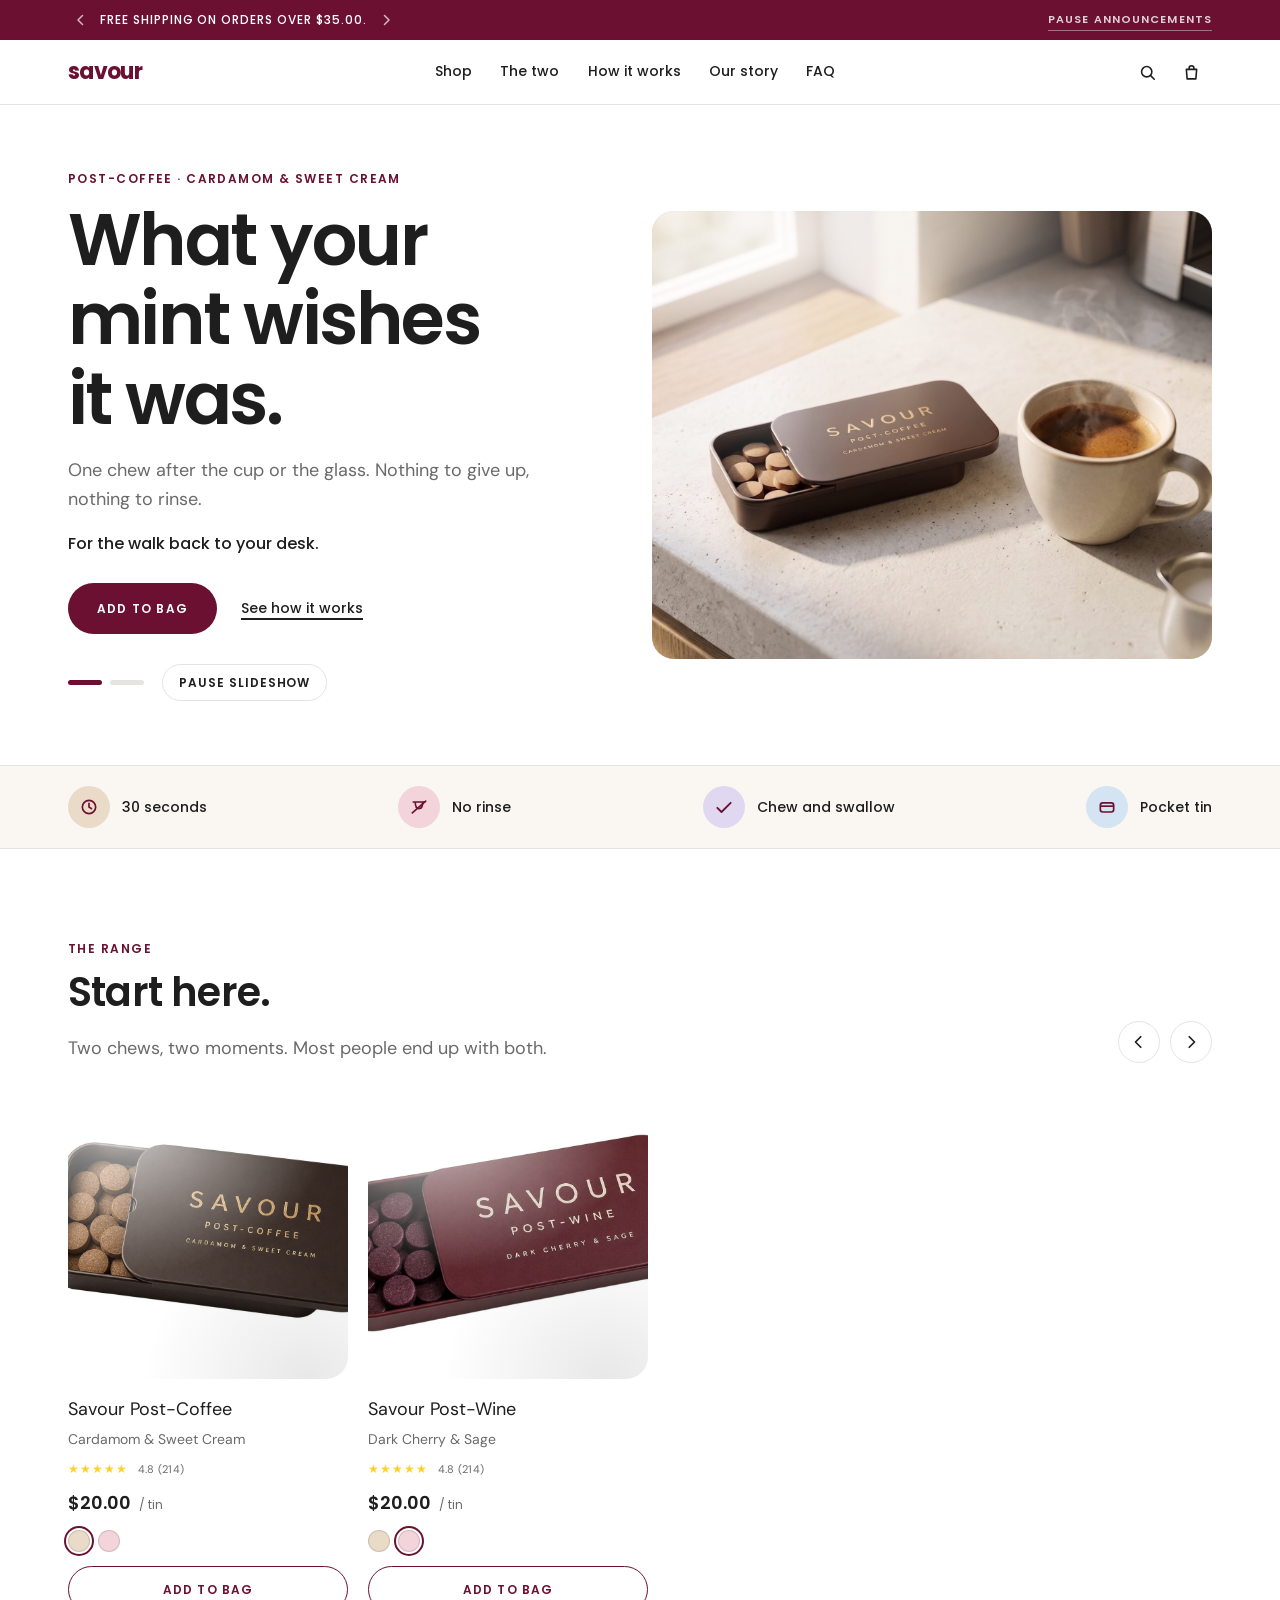
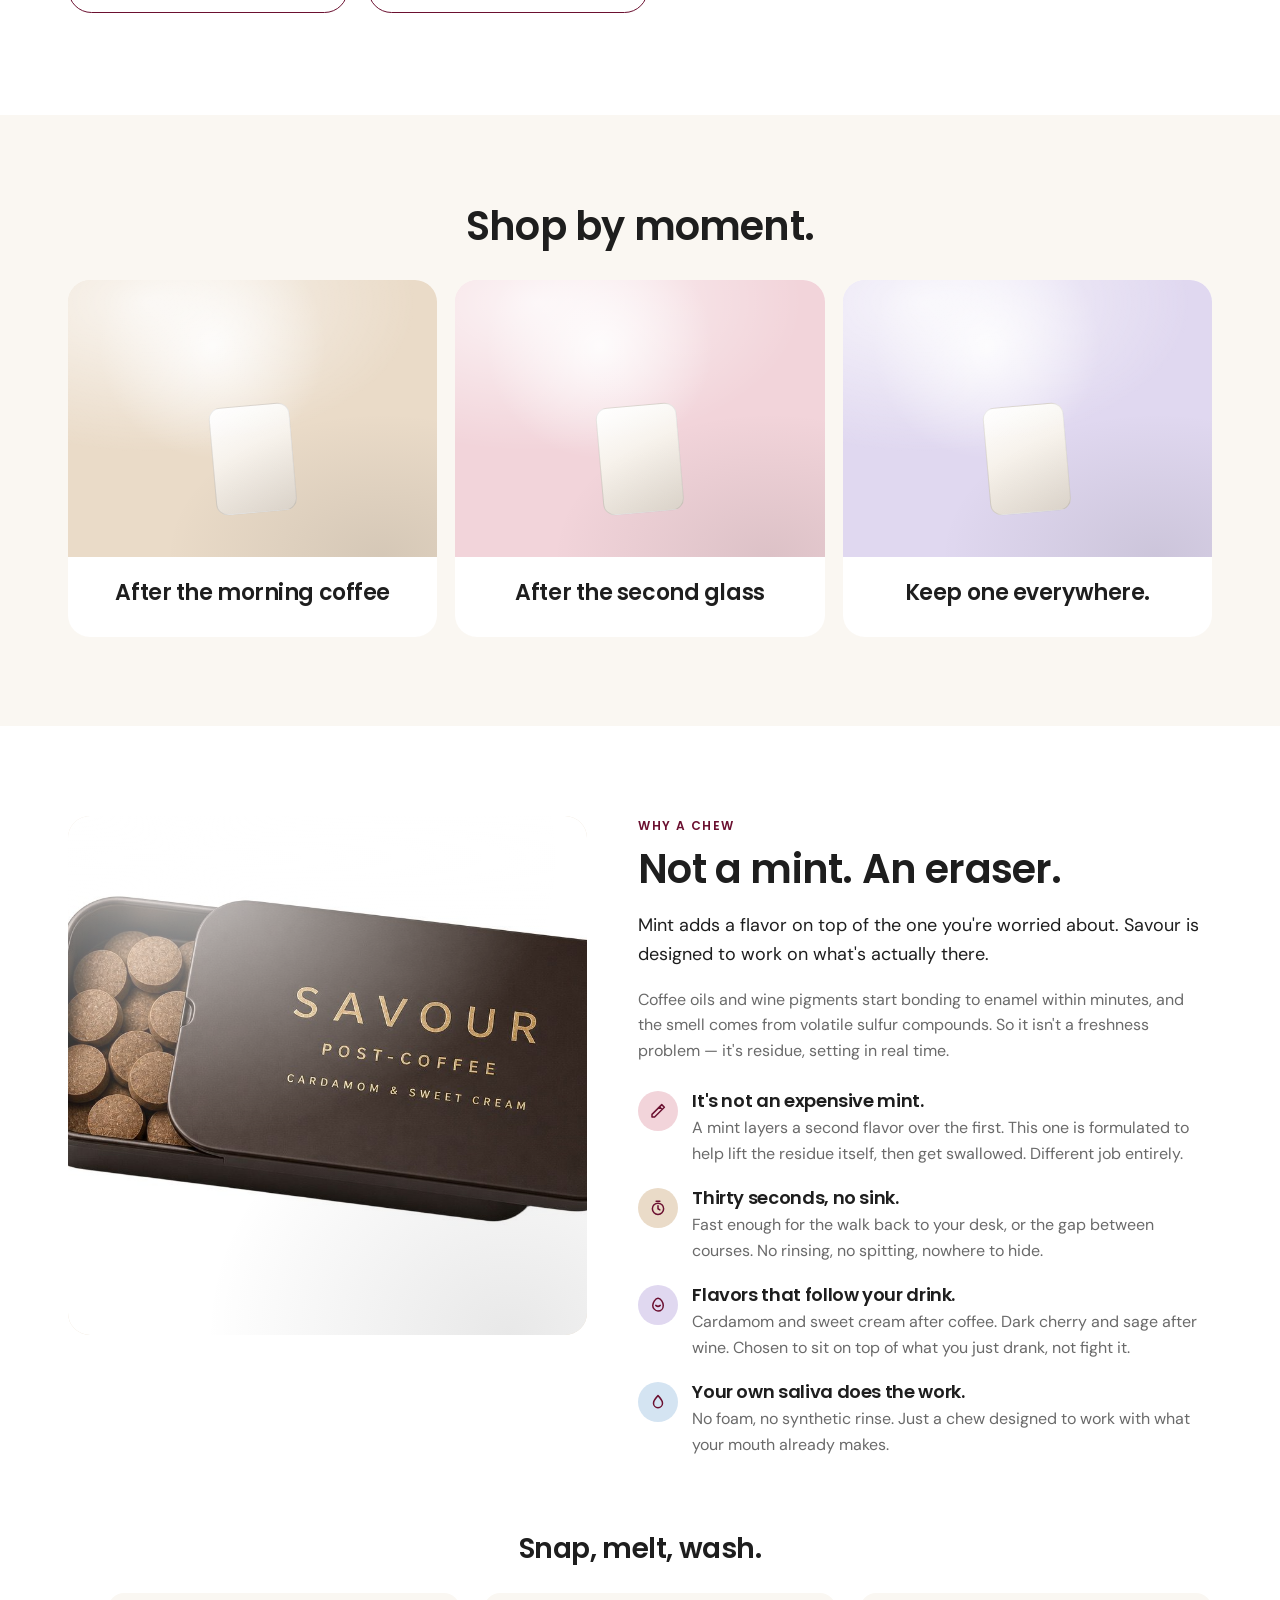
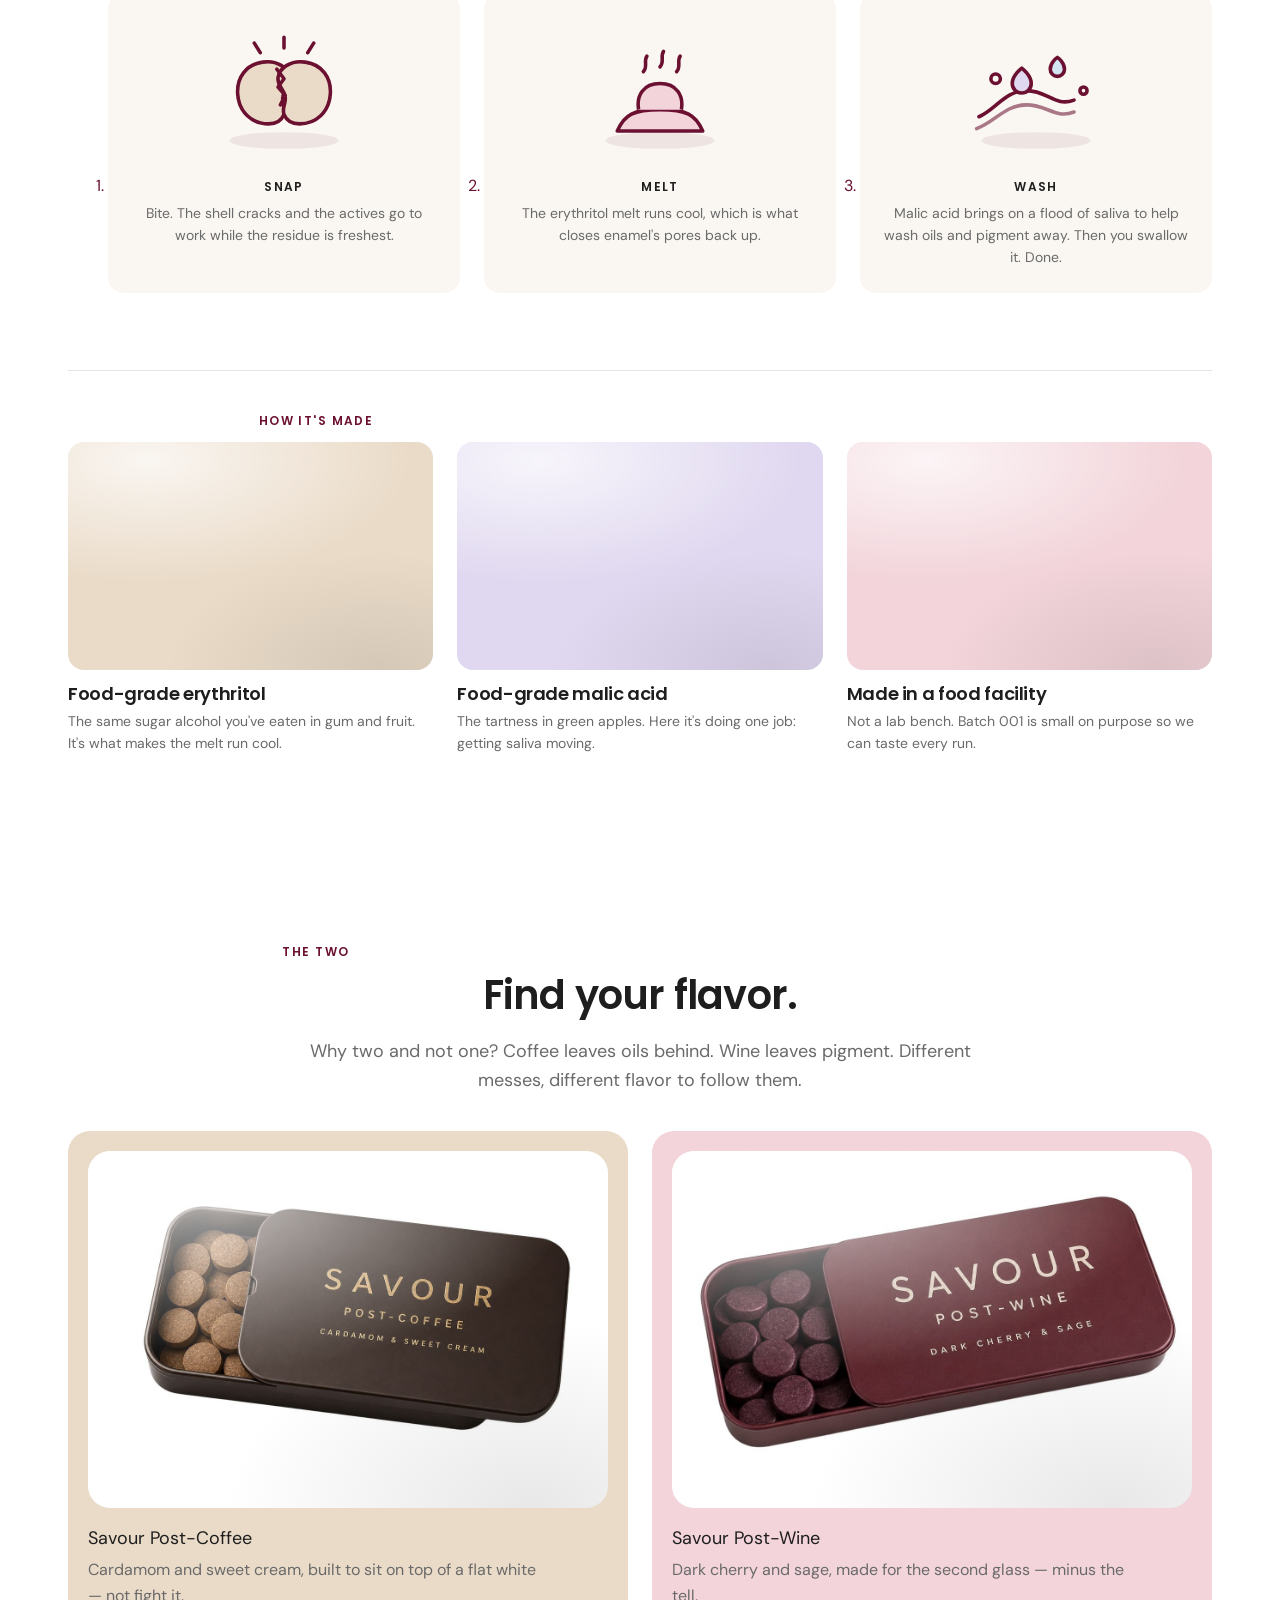
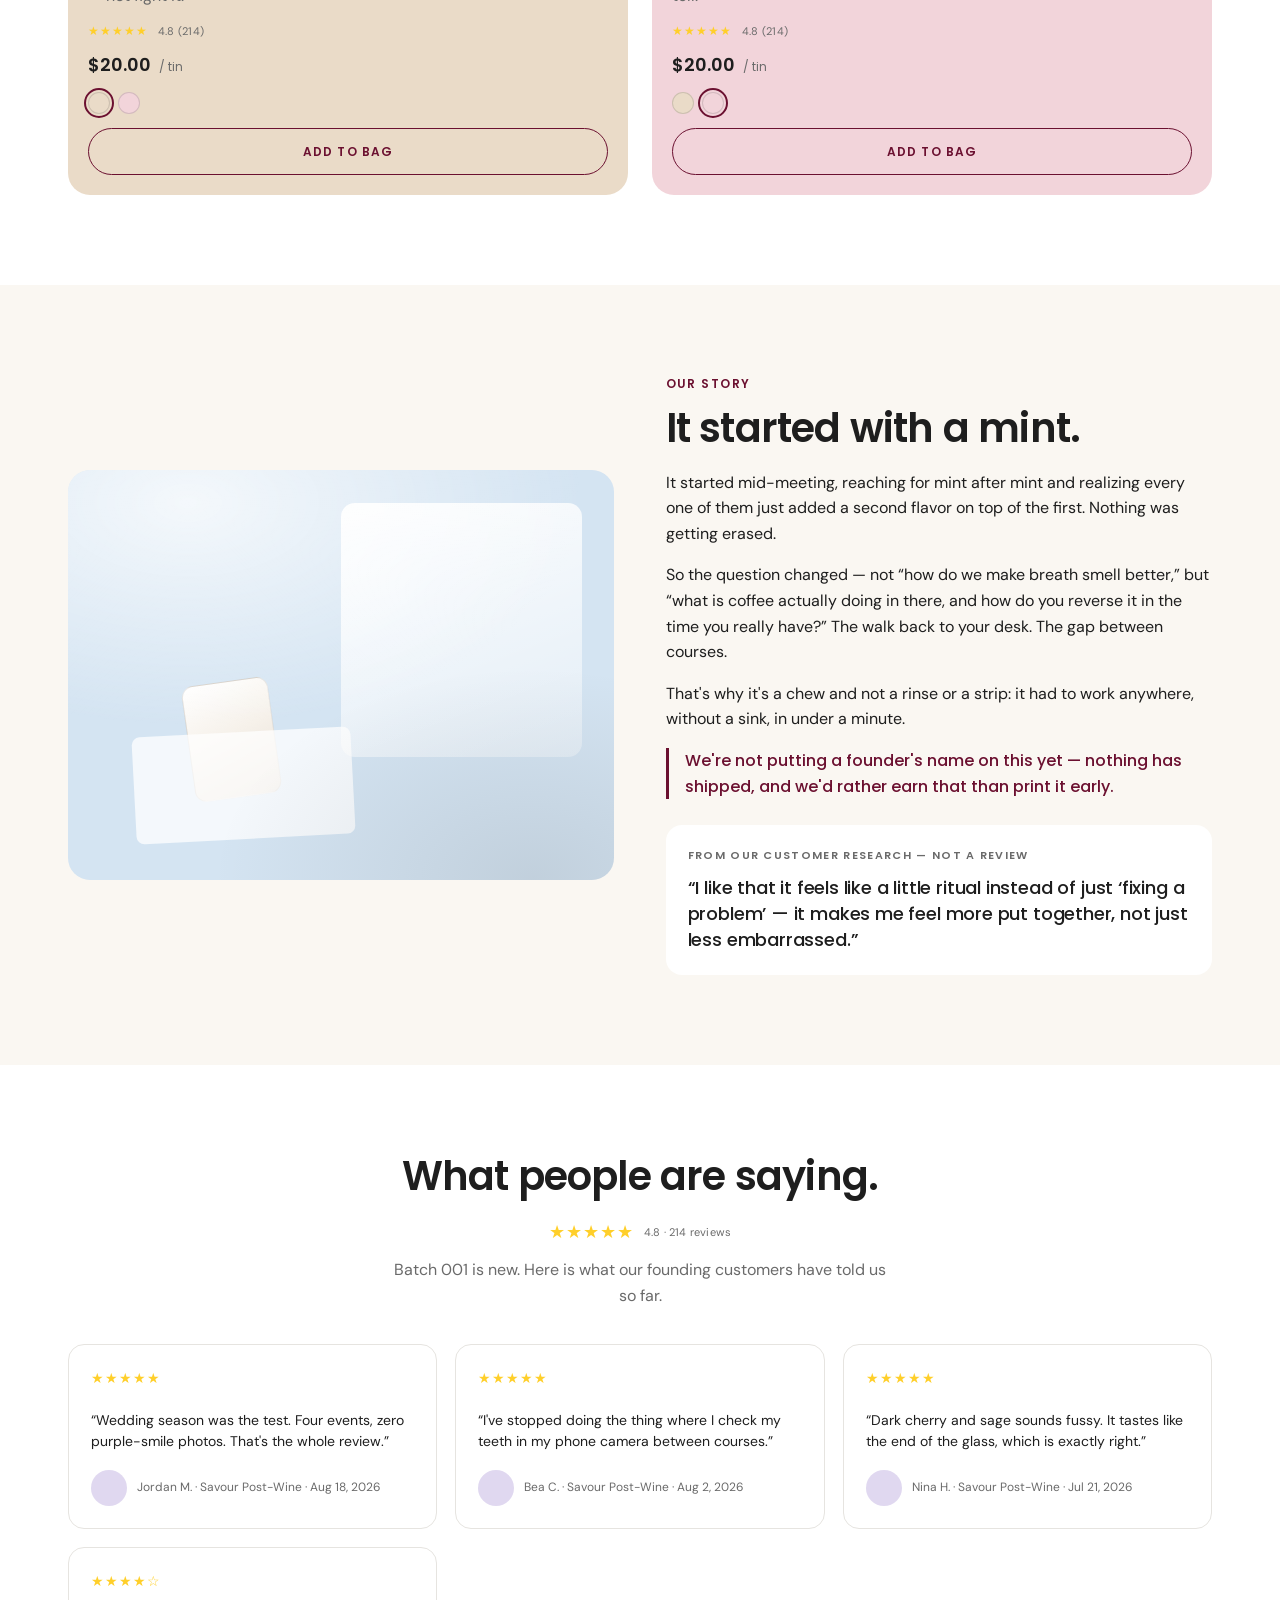
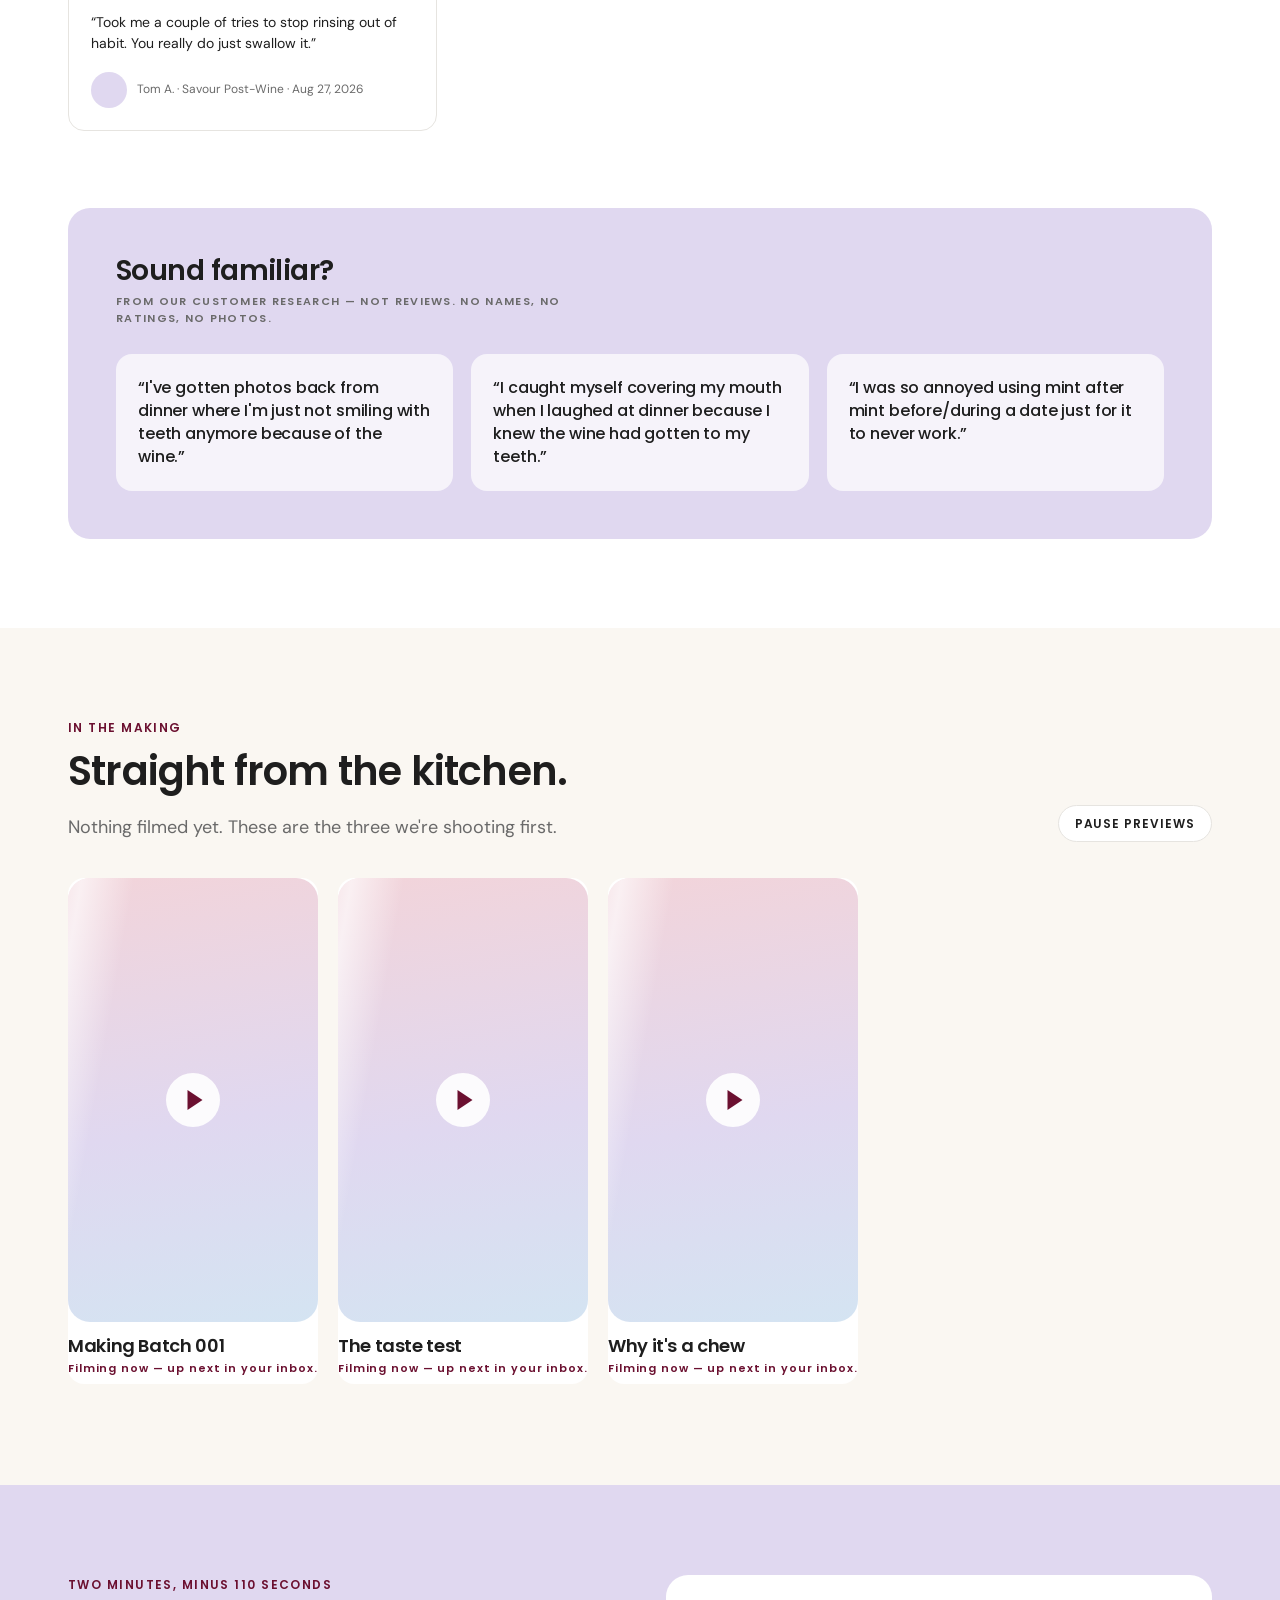
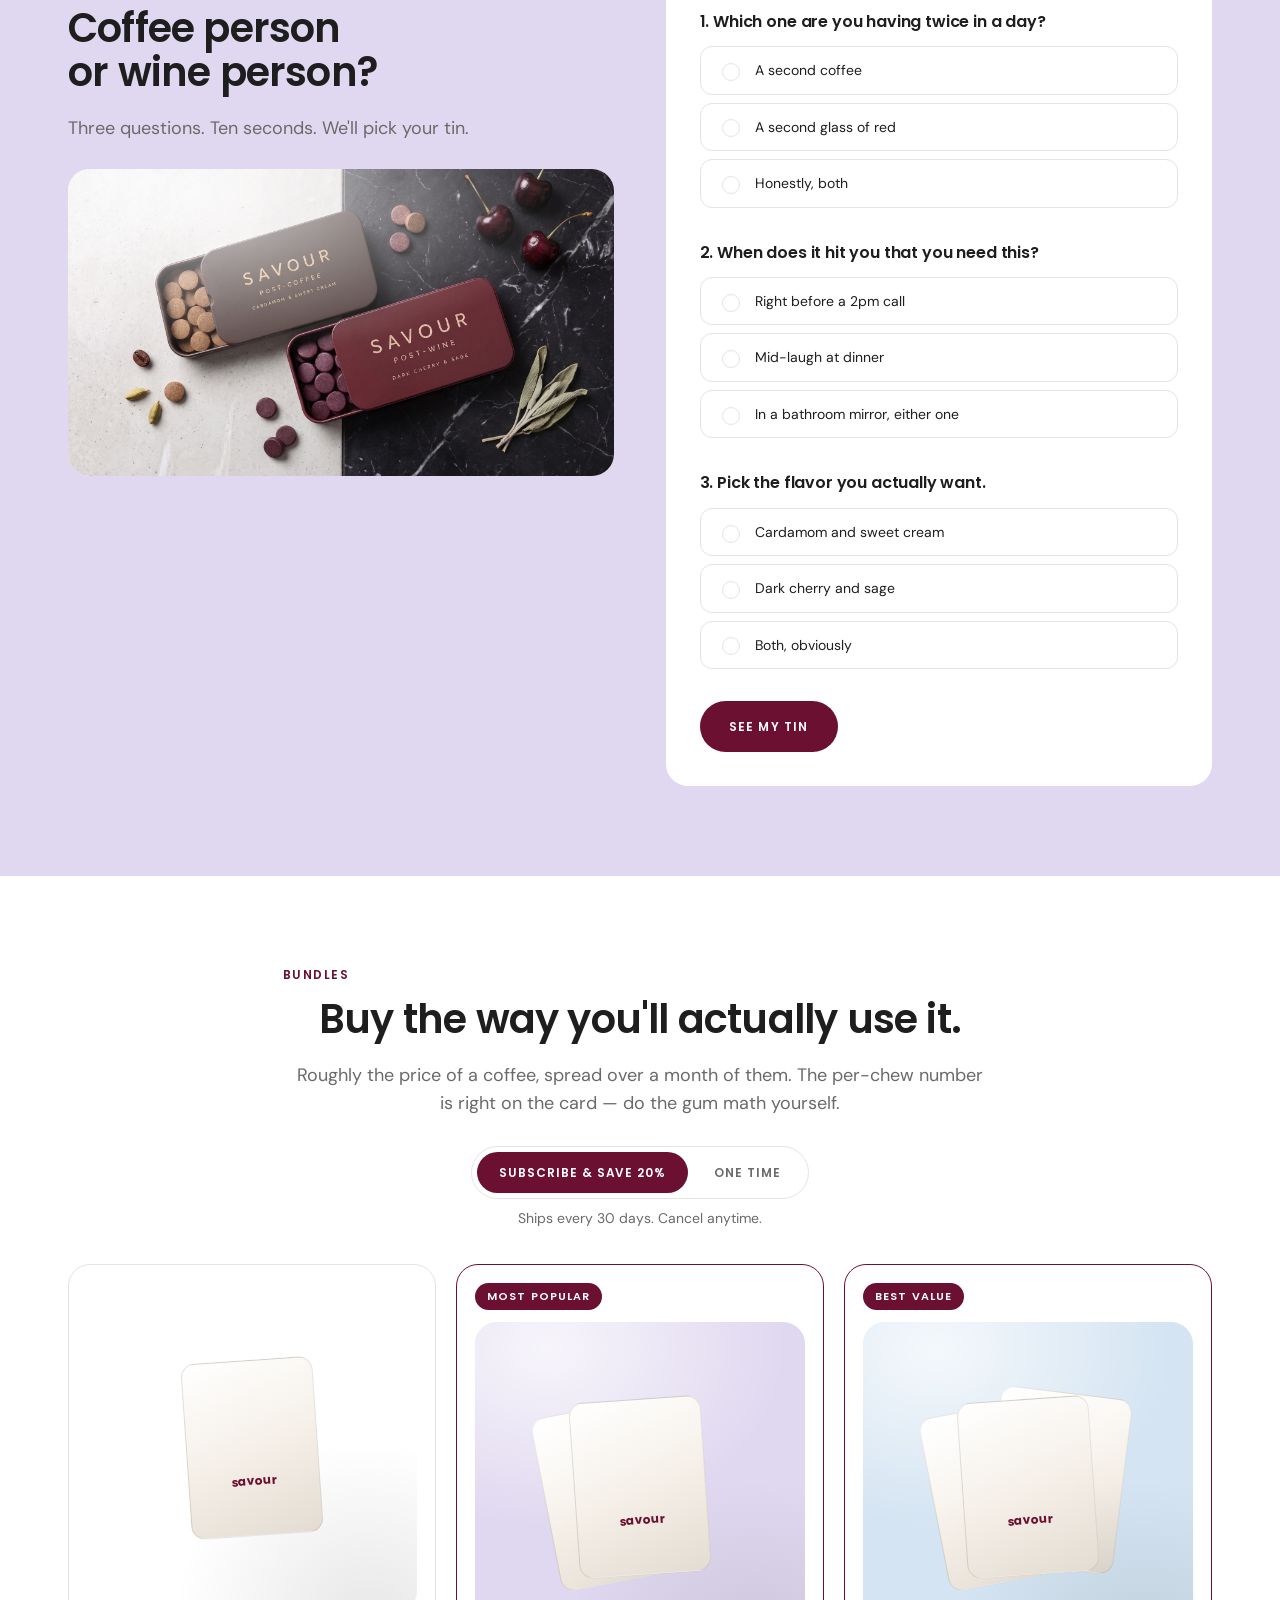
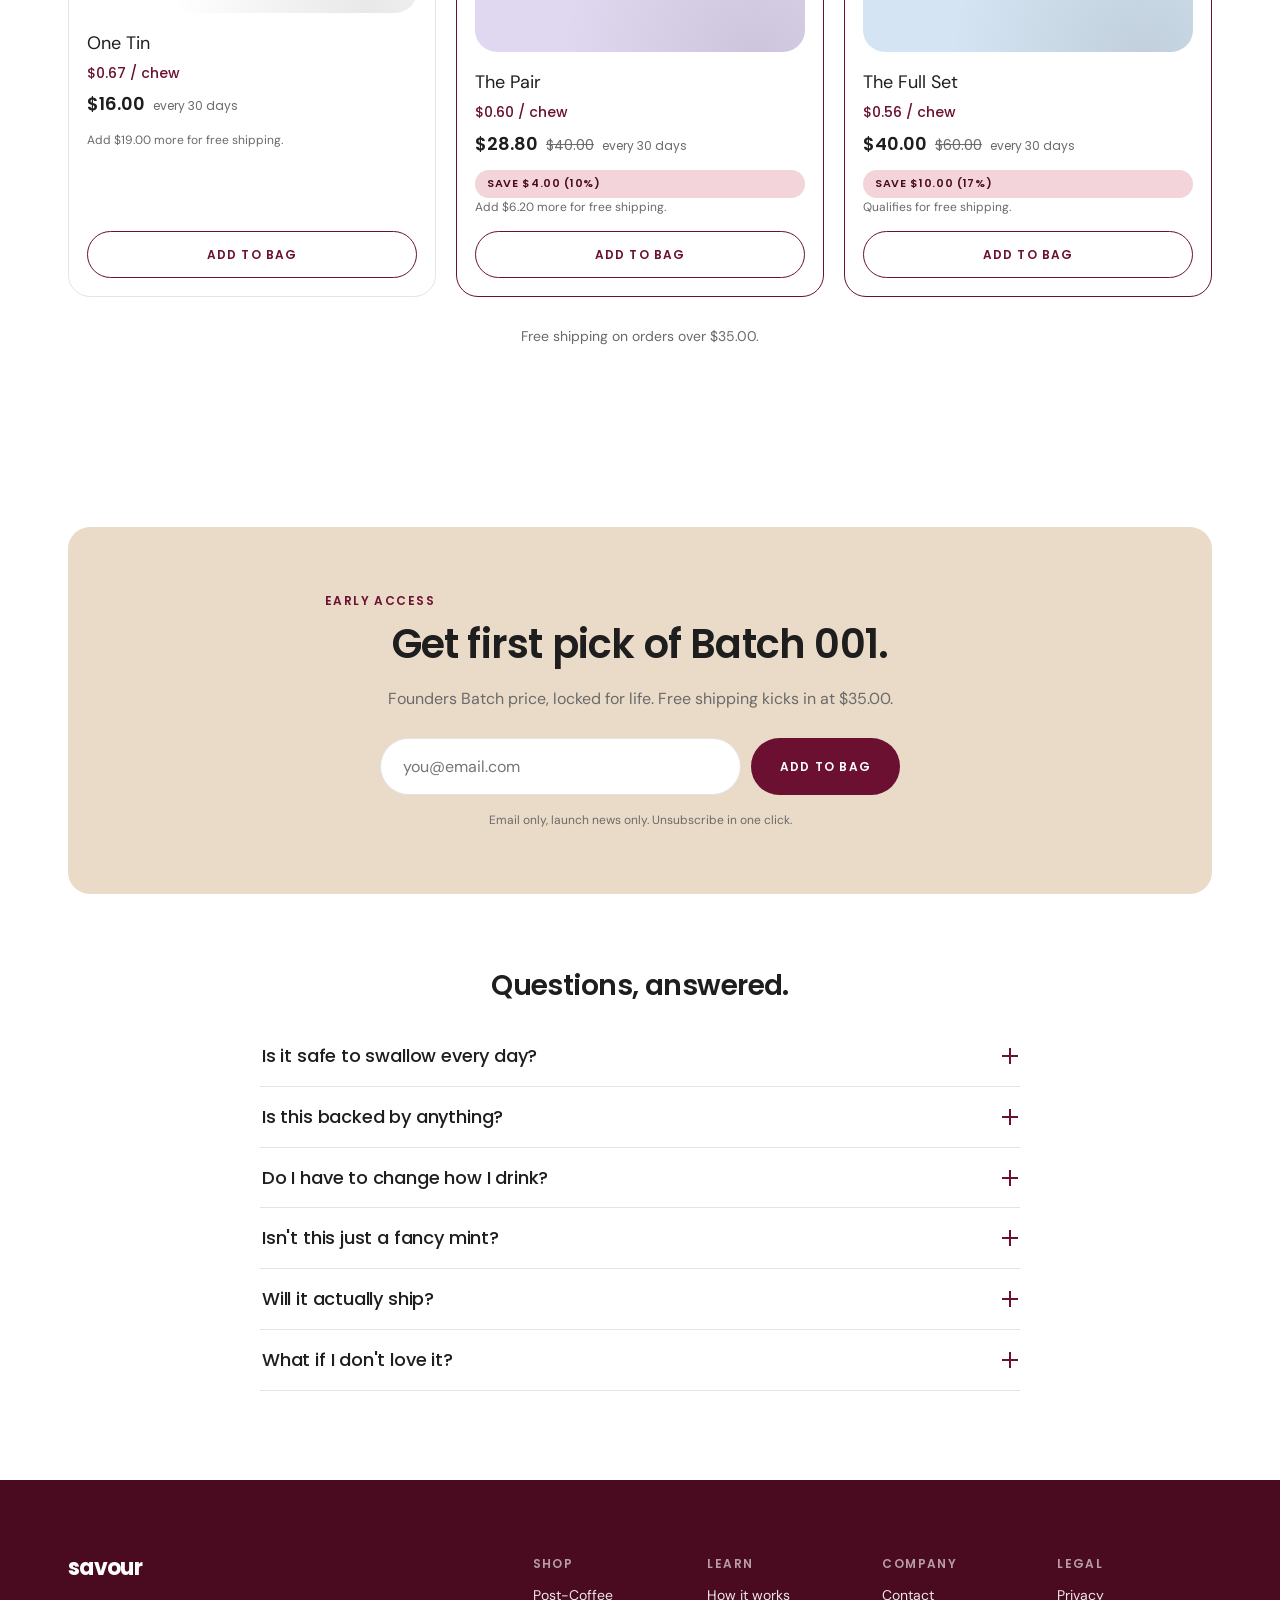
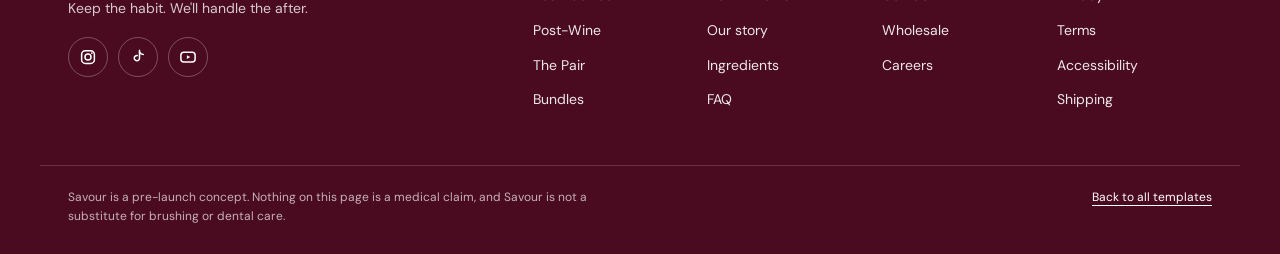
<file: templates/02-bloom/index.html>
<!DOCTYPE html>
<html lang="en">
<head>
<meta charset="utf-8">
<meta name="viewport" content="width=device-width, initial-scale=1">
<title>Savour — Coffee, wine, and confidence.</title>
<meta name="description" content="Savour is a swallowable chew for right after coffee or red wine. Thirty seconds, no rinse, no sink. Join the Batch 001 waitlist.">
<link rel="preconnect" href="https://fonts.googleapis.com">
<link rel="preconnect" href="https://fonts.gstatic.com" crossorigin>
<link href="https://fonts.googleapis.com/css2?family=Poppins:wght@500;600;700&family=DM+Sans:wght@400;500&display=swap" rel="stylesheet">
<link rel="stylesheet" href="../../shared/base.css">
<link rel="stylesheet" href="style.css">
</head>
<body>

<a class="skip-link" href="#main">Skip to content</a>

<!-- ============================================================
     1. ANNOUNCEMENT BAR — rotating, pause control, brand ground
     ============================================================ -->
<section class="anno" aria-label="Announcements">
  <div class="anno__inner">
    <button class="anno__nudge" type="button" data-anno-prev aria-label="Previous announcement">
      <svg viewBox="0 0 16 16" width="12" height="12" aria-hidden="true" focusable="false"><path d="M10 2 4 8l6 6" fill="none" stroke="currentColor" stroke-width="2" stroke-linecap="round" stroke-linejoin="round"/></svg>
    </button>
    <p class="anno__msg" data-anno-msg aria-live="polite"></p>
    <button class="anno__nudge" type="button" data-anno-next aria-label="Next announcement">
      <svg viewBox="0 0 16 16" width="12" height="12" aria-hidden="true" focusable="false"><path d="M6 2l6 6-6 6" fill="none" stroke="currentColor" stroke-width="2" stroke-linecap="round" stroke-linejoin="round"/></svg>
    </button>
    <button class="anno__pause" type="button" data-anno-pause aria-pressed="false">
      <span data-anno-pause-label>Pause announcements</span>
    </button>
  </div>
</section>

<!-- ============================================================
     2. NAV — sticky, wordmark + links + search + bag drawer
     ============================================================ -->
<header class="site-head">
  <section class="nav" aria-label="Main navigation">
    <div class="nav__inner">
      <a class="wordmark" href="../../index.html">savour</a>

      <nav class="nav__links" aria-label="Primary">
        <a href="#start-here">Shop</a>
        <a href="#the-two">The two</a>
        <a href="#how">How it works</a>
        <a href="#story">Our story</a>
        <a href="#faq">FAQ</a>
      </nav>

      <div class="nav__tools">
        <button class="icon-btn" type="button" data-search-toggle aria-expanded="false" aria-controls="site-search">
          <svg viewBox="0 0 24 24" width="19" height="19" aria-hidden="true" focusable="false"><circle cx="11" cy="11" r="6.5" fill="none" stroke="currentColor" stroke-width="2"/><path d="M16 16l4.5 4.5" fill="none" stroke="currentColor" stroke-width="2" stroke-linecap="round"/></svg>
          <span class="sr-only">Search</span>
        </button>
        <button class="icon-btn icon-btn--bag" type="button" data-drawer-open aria-expanded="false" aria-controls="bag-drawer">
          <svg viewBox="0 0 24 24" width="19" height="19" aria-hidden="true" focusable="false"><path d="M5.5 8h13l-1 12h-11z" fill="none" stroke="currentColor" stroke-width="2" stroke-linejoin="round"/><path d="M9 8V6.5a3 3 0 0 1 6 0V8" fill="none" stroke="currentColor" stroke-width="2" stroke-linecap="round"/></svg>
          <span class="sr-only">Open bag</span>
          <span class="bag-count" data-bag-count hidden>0</span>
        </button>
      </div>
    </div>

    <div class="nav__search" id="site-search" hidden>
      <label class="sr-only" for="search-input">Search Savour</label>
      <input id="search-input" type="search" placeholder="Search — try “post-wine”" autocomplete="off">
      <p class="nav__search-note">Search opens at launch. For now, everything lives on this page.</p>
    </div>
  </section>
</header>

<main id="main">

  <!-- ============================================================
       3. HERO — rotating slides tied to the two variants
       ============================================================ -->
  <section class="hero" aria-label="Savour, after coffee and after wine" aria-roledescription="carousel">
    <div class="hero__grid">

      <div class="hero__copy">
        <p class="eyebrow" data-hero-eyebrow>POST-COFFEE · CARDAMOM &amp; SWEET CREAM</p>
        <h1 class="hero__h1">What your mint wishes it was.</h1>
        <p class="hero__sub">One chew after the cup or the glass. Nothing to give up, nothing to rinse.</p>
        <p class="hero__line" data-hero-line>For the walk back to your desk.</p>
        <div class="hero__cta">
          <button class="btn btn--brand" type="button" data-hero-add data-cart-add-variant="coffee">Add to bag</button>
          <a class="textlink" href="#how">See how it works</a>
        </div>

        <div class="hero__controls">
          <div class="dots" role="tablist" aria-label="Choose a hero slide">
            <button class="dot" type="button" role="tab" aria-selected="true" data-hero-dot="0"><span class="sr-only">Post-Coffee slide</span></button>
            <button class="dot" type="button" role="tab" aria-selected="false" data-hero-dot="1"><span class="sr-only">Post-Wine slide</span></button>
          </div>
          <button class="minibtn" type="button" data-hero-pause aria-pressed="false"><span data-hero-pause-label>Pause slideshow</span></button>
        </div>
      </div>

      <div class="hero__stage">
        <figure class="plate plate--coffee is-active" data-hero-slide="0" role="tabpanel" aria-label="Post-Coffee">
          <div class="plate__art plate__art--lifestyle">
            <img src="../../assets/photography/coffee-kitchen-lifestyle.jpg" alt="Savour Post-Coffee tin on a sunlit kitchen counter beside a fresh cup of coffee.">
          </div>
        </figure>

        <figure class="plate plate--wine" data-hero-slide="1" role="tabpanel" aria-label="Post-Wine" hidden>
          <div class="plate__art plate__art--lifestyle">
            <img src="../../assets/photography/wine-bar-lifestyle.jpg" alt="Savour Post-Wine tin on a dark bar counter beside a glass of red wine, warm lamp light.">
          </div>
        </figure>
      </div>

    </div>
  </section>

  <!-- ============================================================
       4. TRUST ICON BAR — scrolls in its own container on mobile
       ============================================================ -->
  <section class="trust" aria-label="What Savour is">
    <ul class="trust__row scroll-x">
      <li class="trust__item">
        <span class="trust__ico trust__ico--coffee">
          <svg viewBox="0 0 24 24" width="20" height="20" aria-hidden="true" focusable="false"><circle cx="12" cy="12" r="8" fill="none" stroke="currentColor" stroke-width="2"/><path d="M12 7.5V12l3 2" fill="none" stroke="currentColor" stroke-width="2" stroke-linecap="round"/></svg>
        </span>
        <span>30 seconds</span>
      </li>
      <li class="trust__item">
        <span class="trust__ico trust__ico--wine">
          <svg viewBox="0 0 24 24" width="20" height="20" aria-hidden="true" focusable="false"><path d="M5 6h14M7.5 6c0 6 1.5 8 4.5 8s4.5-2 4.5-8" fill="none" stroke="currentColor" stroke-width="2" stroke-linecap="round"/><path d="M4 19l16-14" fill="none" stroke="currentColor" stroke-width="2" stroke-linecap="round"/></svg>
        </span>
        <span>No rinse</span>
      </li>
      <li class="trust__item">
        <span class="trust__ico trust__ico--three">
          <svg viewBox="0 0 24 24" width="20" height="20" aria-hidden="true" focusable="false"><path d="M4 13l5 5L20 7" fill="none" stroke="currentColor" stroke-width="2.2" stroke-linecap="round" stroke-linejoin="round"/></svg>
        </span>
        <span>Chew and swallow</span>
      </li>
      <li class="trust__item">
        <span class="trust__ico trust__ico--four">
          <svg viewBox="0 0 24 24" width="20" height="20" aria-hidden="true" focusable="false"><rect x="4" y="7" width="16" height="11" rx="3" fill="none" stroke="currentColor" stroke-width="2"/><path d="M4 11h16" fill="none" stroke="currentColor" stroke-width="2"/></svg>
        </span>
        <span>Pocket tin</span>
      </li>
    </ul>
  </section>

  <!-- ============================================================
       5. "START HERE" RAIL — the recurring product card, first outing.
          Deliberately NOT called "bestsellers": nothing has sold yet.
       ============================================================ -->
  <section class="rail-sec" id="start-here" aria-labelledby="start-here-h">
    <div class="wrap">
      <div class="sec-head">
        <div>
          <p class="eyebrow">THE RANGE</p>
          <h2 id="start-here-h">Start here.</h2>
          <p class="sec-sub">Two chews, two moments. Most people end up with both.</p>
        </div>
        <div class="rail__arrows">
          <button class="arrow" type="button" data-rail-prev="start" aria-label="Previous products">
            <svg viewBox="0 0 16 16" width="14" height="14" aria-hidden="true" focusable="false"><path d="M10 2 4 8l6 6" fill="none" stroke="currentColor" stroke-width="2" stroke-linecap="round" stroke-linejoin="round"/></svg>
          </button>
          <button class="arrow" type="button" data-rail-next="start" aria-label="Next products">
            <svg viewBox="0 0 16 16" width="14" height="14" aria-hidden="true" focusable="false"><path d="M6 2l6 6-6 6" fill="none" stroke="currentColor" stroke-width="2" stroke-linecap="round" stroke-linejoin="round"/></svg>
          </button>
        </div>
      </div>
    </div>
    <!-- PRODUCT CARD PLATES — studio: single tin, straight-on, floating dead-centre on a flat
         pastel sweep, even softbox light, one chew resting at the base, no shadow drama. -->
    <div class="rail scroll-x" data-rail="start">
      <ul class="rail__track" data-cards="start"></ul>
    </div>
  </section>

  <!-- ============================================================
       6. SHOP BY MOMENT — three big rounded tiles, whole tile is the link
       ============================================================ -->
  <section class="moments" aria-labelledby="moments-h">
    <div class="wrap">
      <h2 id="moments-h" class="sec-h center">Shop by moment.</h2>
      <ul class="moments__grid">
        <li>
          <!-- MOMENT 1 — lifestyle: desk at 9am, laptop half open, mug going cold, tin beside the keyboard, daylight. -->
          <a class="moment moment--coffee" href="#" data-cart-add-variant="coffee">
            <span class="moment__art" aria-hidden="true"><span class="moment__blob"></span><span class="moment__tin"></span></span>
            <span class="moment__label">After the morning coffee</span>
          </a>
        </li>
        <li>
          <!-- MOMENT 2 — lifestyle: dinner table mid-course, second glass poured, tin passed across the cloth. -->
          <a class="moment moment--wine" href="#" data-cart-add-variant="wine">
            <span class="moment__art" aria-hidden="true"><span class="moment__blob"></span><span class="moment__tin"></span></span>
            <span class="moment__label">After the second glass</span>
          </a>
        </li>
        <li>
          <!-- MOMENT 3 — flat-lay: tote contents tipped out, tin nested with keys, lipstick, earbuds, transit card. -->
          <a class="moment moment--three" href="#start-here">
            <span class="moment__art" aria-hidden="true"><span class="moment__blob"></span><span class="moment__tin"></span></span>
            <span class="moment__label">Keep one everywhere.</span>
          </a>
        </li>
      </ul>
    </div>
  </section>

  <!-- ============================================================
       7. DEEP DIVE: WHY A CHEW — objections 2, 3 and 4 live here
       ============================================================ -->
  <section class="deep" id="how" aria-labelledby="deep-h">
    <div class="wrap deep__grid">

      <div class="deep__media">
        <figure class="shot shot--coffee">
          <div class="shot__art">
            <img src="../../assets/photography/coffee-tin-studio.jpg" alt="Savour Post-Coffee tin, open, with chews visible inside.">
          </div>
        </figure>
      </div>

      <div class="deep__copy">
        <p class="eyebrow">WHY A CHEW</p>
        <h2 id="deep-h">Not a mint. An eraser.</h2>
        <p class="lede">Mint adds a flavor on top of the one you're worried about. Savour is designed to work on what's actually there.</p>
        <p class="deep__prob">Coffee oils and wine pigments start bonding to enamel within minutes, and the smell comes from volatile sulfur compounds. So it isn't a freshness problem — it's residue, setting in real time.</p>

        <ul class="benefits">
          <li class="benefit">
            <span class="benefit__ico">
              <svg viewBox="0 0 24 24" width="18" height="18" aria-hidden="true" focusable="false"><path d="M4 16.5 14 6.5l3.5 3.5L7.5 20H4z" fill="none" stroke="currentColor" stroke-width="2" stroke-linejoin="round"/><path d="M14 6.5 17 3.5 20.5 7l-3 3" fill="none" stroke="currentColor" stroke-width="2" stroke-linejoin="round"/></svg>
            </span>
            <div>
              <h3>It's not an expensive mint.</h3>
              <p>A mint layers a second flavor over the first. This one is formulated to help lift the residue itself, then get swallowed. Different job entirely.</p>
            </div>
          </li>
          <li class="benefit">
            <span class="benefit__ico">
              <svg viewBox="0 0 24 24" width="18" height="18" aria-hidden="true" focusable="false"><circle cx="12" cy="13" r="7.5" fill="none" stroke="currentColor" stroke-width="2"/><path d="M12 9v4l2.5 1.5M9.5 3h5" fill="none" stroke="currentColor" stroke-width="2" stroke-linecap="round"/></svg>
            </span>
            <div>
              <h3>Thirty seconds, no sink.</h3>
              <p>Fast enough for the walk back to your desk, or the gap between courses. No rinsing, no spitting, nowhere to hide.</p>
            </div>
          </li>
          <li class="benefit">
            <span class="benefit__ico">
              <svg viewBox="0 0 24 24" width="18" height="18" aria-hidden="true" focusable="false"><path d="M12 20c4 0 7-3.2 7-7.5S15.5 3 12 3 5 9.2 5 12.5 8 20 12 20z" fill="none" stroke="currentColor" stroke-width="2" stroke-linejoin="round"/><path d="M9 12.5c1.8 1.6 4.2 1.6 6 0" fill="none" stroke="currentColor" stroke-width="2" stroke-linecap="round"/></svg>
            </span>
            <div>
              <h3>Flavors that follow your drink.</h3>
              <p>Cardamom and sweet cream after coffee. Dark cherry and sage after wine. Chosen to sit on top of what you just drank, not fight it.</p>
            </div>
          </li>
          <li class="benefit">
            <span class="benefit__ico">
              <svg viewBox="0 0 24 24" width="18" height="18" aria-hidden="true" focusable="false"><path d="M12 3.5s6 6.2 6 10a6 6 0 0 1-12 0c0-3.8 6-10 6-10z" fill="none" stroke="currentColor" stroke-width="2" stroke-linejoin="round"/></svg>
            </span>
            <div>
              <h3>Your own saliva does the work.</h3>
              <p>No foam, no synthetic rinse. Just a chew designed to work with what your mouth already makes.</p>
            </div>
          </li>
        </ul>
      </div>
    </div>

    <!-- Snap → Melt → Wash, hand-drawn in this template's rounder, warmer illustration language -->
    <div class="wrap">
      <h3 class="steps__h">Snap, melt, wash.</h3>
      <ol class="steps">
        <li class="step step--snap">
          <svg class="step__svg" viewBox="0 0 160 120" role="img" aria-label="A chew cracking in two, with warmth lines rising from the break.">
            <ellipse cx="80" cy="104" rx="46" ry="7" fill="currentColor" opacity=".08"/>
            <path d="M62 38c-14 2-22 13-21 27 1 15 12 25 26 25 7 0 11-3 13-8 2-6-2-9-1-15 1-7 7-9 6-16-1-8-11-15-23-13z" fill="var(--pastel-coffee)" stroke="currentColor" stroke-width="3" stroke-linejoin="round"/>
            <path d="M98 38c14 2 22 13 21 27-1 15-12 25-26 25-7 0-11-3-13-8-2-6 2-9 1-15-1-7-7-9-6-16 1-8 11-15 23-13z" fill="var(--pastel-coffee)" stroke="currentColor" stroke-width="3" stroke-linejoin="round"/>
            <path d="M74 44l6 8-5 7 6 7-4 8" fill="none" stroke="currentColor" stroke-width="3" stroke-linecap="round" stroke-linejoin="round"/>
            <path d="M80 26v-9M60 30l-5-8M100 30l5-8" fill="none" stroke="currentColor" stroke-width="3" stroke-linecap="round"/>
          </svg>
          <h4>Snap</h4>
          <p>Bite. The shell cracks and the actives go to work while the residue is freshest.</p>
        </li>
        <li class="step step--melt">
          <svg class="step__svg" viewBox="0 0 160 120" role="img" aria-label="A rounded chew softening into a pool, with cool curls drifting upward.">
            <ellipse cx="80" cy="104" rx="46" ry="7" fill="currentColor" opacity=".08"/>
            <path d="M44 96c6-14 14-18 36-18s30 4 36 18z" fill="var(--pastel-wine)" stroke="currentColor" stroke-width="3" stroke-linejoin="round"/>
            <path d="M62 78c-2-12 4-22 18-22s20 10 18 22" fill="var(--pastel-wine)" stroke="currentColor" stroke-width="3" stroke-linejoin="round"/>
            <path d="M66 46c4-4 0-9 3-13M80 42c4-4 0-9 3-13M94 46c4-4 0-9 3-13" fill="none" stroke="currentColor" stroke-width="3" stroke-linecap="round"/>
          </svg>
          <h4>Melt</h4>
          <p>The erythritol melt runs cool, which is what closes enamel's pores back up.</p>
        </li>
        <li class="step step--wash">
          <svg class="step__svg" viewBox="0 0 160 120" role="img" aria-label="A wave of droplets sweeping specks off a rounded surface.">
            <ellipse cx="80" cy="104" rx="46" ry="7" fill="currentColor" opacity=".08"/>
            <path d="M32 84c14-6 22-22 40-22s24 14 40 8" fill="none" stroke="currentColor" stroke-width="3" stroke-linecap="round"/>
            <path d="M30 94c16-6 24-20 42-20s24 12 40 6" fill="none" stroke="currentColor" stroke-width="3" stroke-linecap="round" opacity=".55"/>
            <path d="M60 56c0-7 8-13 8-13s8 6 8 13a8 8 0 0 1-16 0z" fill="var(--pastel-3)" stroke="currentColor" stroke-width="3" stroke-linejoin="round"/>
            <path d="M92 44c0-6 6-10 6-10s6 4 6 10a6 6 0 0 1-12 0z" fill="var(--pastel-4)" stroke="currentColor" stroke-width="3" stroke-linejoin="round"/>
            <circle cx="46" cy="52" r="4" fill="none" stroke="currentColor" stroke-width="3"/>
            <circle cx="120" cy="62" r="3" fill="none" stroke="currentColor" stroke-width="3"/>
          </svg>
          <h4>Wash</h4>
          <p>Malic acid brings on a flood of saliva to help wash oils and pigment away. Then you swallow it. Done.</p>
        </li>
      </ol>
    </div>

    <!-- "How it's made" replaces any press-logo row. No press logos anywhere on this page. -->
    <div class="wrap">
      <div class="made">
        <p class="eyebrow center">HOW IT'S MADE</p>
        <ul class="made__row scroll-x">
          <li class="made__item">
            <!-- MADE 1 — macro: erythritol crystals on a pale ceramic dish, raking light, texture forward. -->
            <span class="made__art made__art--a" aria-hidden="true"></span>
            <h3>Food-grade erythritol</h3>
            <p>The same sugar alcohol you've eaten in gum and fruit. It's what makes the melt run cool.</p>
          </li>
          <li class="made__item">
            <!-- MADE 2 — macro: a green apple halved beside a small dish of malic acid powder, bright and clean. -->
            <span class="made__art made__art--b" aria-hidden="true"></span>
            <h3>Food-grade malic acid</h3>
            <p>The tartness in green apples. Here it's doing one job: getting saliva moving.</p>
          </li>
          <li class="made__item">
            <!-- MADE 3 — documentary: gloved hands filling tins on a small production line, daylight, unstyled. -->
            <span class="made__art made__art--c" aria-hidden="true"></span>
            <h3>Made in a food facility</h3>
            <p>Not a lab bench. Batch 001 is small on purpose so we can taste every run.</p>
          </li>
        </ul>
      </div>
    </div>
  </section>

  <!-- ============================================================
       8. FIND YOUR FLAVOR — the product card again, at tile scale.
          Objection 6 lives in the sub-headline.
       ============================================================ -->
  <section class="flavor" id="the-two" aria-labelledby="flavor-h">
    <div class="wrap">
      <p class="eyebrow center">THE TWO</p>
      <h2 id="flavor-h" class="sec-h center">Find your flavor.</h2>
      <p class="sec-sub center measure-center">Why two and not one? Coffee leaves oils behind. Wine leaves pigment. Different messes, different flavor to follow them.</p>
      <!-- FLAVOR PLATES — appetite-first studio: chews tumbled across the flavor's own ingredients
           (cardamom pods + a cream swirl / dark cherries + sage leaves), overhead, glossy, saturated. -->
      <ul class="flavor__grid" data-cards="flavor"></ul>
    </div>
  </section>

  <!-- ============================================================
       9. OUR STORY — first person, no founder name. Objection 8, part one.
       ============================================================ -->
  <section class="story" id="story" aria-labelledby="story-h">
    <div class="wrap story__grid">
      <div class="story__media">
        <!-- STORY PORTRAIT — documentary: hands only, tipping a chew from the tin at a meeting-room table,
             notebook and cold coffee in frame, window light, deliberately un-posed. No face, no name. -->
        <figure class="portrait">
          <div class="portrait__art" aria-hidden="true">
            <span class="portrait__win"></span>
            <span class="portrait__tin"></span>
            <span class="portrait__pad"></span>
          </div>
        </figure>
      </div>
      <div class="story__copy">
        <p class="eyebrow">OUR STORY</p>
        <h2 id="story-h">It started with a mint.</h2>
        <p>It started mid-meeting, reaching for mint after mint and realizing every one of them just added a second flavor on top of the first. Nothing was getting erased.</p>
        <p>So the question changed — not “how do we make breath smell better,” but “what is coffee actually doing in there, and how do you reverse it in the time you really have?” The walk back to your desk. The gap between courses.</p>
        <p>That's why it's a chew and not a rinse or a strip: it had to work anywhere, without a sink, in under a minute.</p>
        <p class="story__honest" data-story-honest></p>

        <figure class="voc voc--inline">
          <p class="voc__tag">FROM OUR CUSTOMER RESEARCH — not a review</p>
          <blockquote>“I like that it feels like a little ritual instead of just ‘fixing a problem’ — it makes me feel more put together, not just less embarrassed.”</blockquote>
        </figure>
      </div>
    </div>
  </section>

  <!-- ============================================================
       10. PROOF BAND — seeded demo reviews from content/demo-proof.js,
           gated by config.launch.showDemoProof. Plus "Sound familiar?"
       ============================================================ -->
  <section class="proof" aria-labelledby="proof-h">
    <div class="wrap">
      <div class="proof__head" data-demo="true">
        <h2 id="proof-h">What people are saying.</h2>
        <div class="rating" role="img" aria-label="Aggregate star rating">
          <span class="stars" aria-hidden="true" data-agg-stars></span>
          <span class="rating__ph" data-agg-count>&nbsp;</span>
        </div>
        <p class="proof__honest">Batch 001 is new. Here is what our founding customers have told us so far.</p>
      </div>

      <ul class="proof__grid" data-review-cards></ul>

      <div class="voc-block">
        <h3 class="voc-block__h">Sound familiar?</h3>
        <p class="voc__tag">FROM OUR CUSTOMER RESEARCH — not reviews. No names, no ratings, no photos.</p>
        <ul class="voc-block__grid">
          <li class="voc"><blockquote>“I've gotten photos back from dinner where I'm just not smiling with teeth anymore because of the wine.”</blockquote></li>
          <li class="voc"><blockquote>“I caught myself covering my mouth when I laughed at dinner because I knew the wine had gotten to my teeth.”</blockquote></li>
          <li class="voc"><blockquote>“I was so annoyed using mint after mint before/during a date just for it to never work.”</blockquote></li>
        </ul>
      </div>
    </div>
  </section>

  <!-- ============================================================
       11. VIDEO RAIL — same rail component, 9:16, honestly empty sources
       ============================================================ -->
  <section class="vids" aria-labelledby="vids-h">
    <div class="wrap">
      <div class="sec-head">
        <div>
          <p class="eyebrow">IN THE MAKING</p>
          <h2 id="vids-h">Straight from the kitchen.</h2>
          <p class="sec-sub">Nothing filmed yet. These are the three we're shooting first.</p>
        </div>
        <button class="minibtn" type="button" data-vid-pause aria-pressed="false"><span data-vid-pause-label>Pause previews</span></button>
      </div>
    </div>
    <div class="rail scroll-x" data-rail="vids">
      <ul class="rail__track rail__track--vids">
        <li class="vcard pcard">
          <!-- VIDEO 1 — phone-shot vertical: hands filling and closing tins, natural sound, no music bed. -->
          <div class="vcard__frame" aria-hidden="true"><span class="vcard__shine"></span><span class="vcard__play"></span></div>
          <h3 class="vcard__title">Making Batch 001</h3>
          <p class="vcard__slot">Filming now — up next in your inbox.</p>
        </li>
        <li class="vcard pcard">
          <!-- VIDEO 2 — phone-shot vertical: unedited taste test, coffee then chew, real reactions. -->
          <div class="vcard__frame" aria-hidden="true"><span class="vcard__shine"></span><span class="vcard__play"></span></div>
          <h3 class="vcard__title">The taste test</h3>
          <p class="vcard__slot">Filming now — up next in your inbox.</p>
        </li>
        <li class="vcard pcard">
          <!-- VIDEO 3 — phone-shot vertical: whiteboard explainer of snap/melt/wash, one take. -->
          <div class="vcard__frame" aria-hidden="true"><span class="vcard__shine"></span><span class="vcard__play"></span></div>
          <h3 class="vcard__title">Why it's a chew</h3>
          <p class="vcard__slot">Filming now — up next in your inbox.</p>
        </li>
      </ul>
    </div>
  </section>

  <!-- ============================================================
       12. QUIZ BAND — full-bleed pastel, three real questions
       ============================================================ -->
  <section class="quiz" aria-labelledby="quiz-h">
    <div class="wrap quiz__grid">
      <div class="quiz__intro">
        <p class="eyebrow">TWO MINUTES, MINUS 110 SECONDS</p>
        <h2 id="quiz-h">Coffee person or wine person?</h2>
        <p class="sec-sub">Three questions. Ten seconds. We'll pick your tin.</p>
        <figure class="quizplate">
          <div class="quizplate__art">
            <img src="../../assets/photography/both-tins-flatlay.jpg" alt="Both Savour tins, Post-Coffee and Post-Wine, side by side.">
          </div>
        </figure>
      </div>

      <div class="quiz__panel">
        <form class="quiz__form" data-quiz-form>
          <fieldset class="quiz__q">
            <legend>1. Which one are you having twice in a day?</legend>
            <label class="opt"><input type="radio" name="q1" value="coffee"><span>A second coffee</span></label>
            <label class="opt"><input type="radio" name="q1" value="wine"><span>A second glass of red</span></label>
            <label class="opt"><input type="radio" name="q1" value="both"><span>Honestly, both</span></label>
          </fieldset>
          <fieldset class="quiz__q">
            <legend>2. When does it hit you that you need this?</legend>
            <label class="opt"><input type="radio" name="q2" value="coffee"><span>Right before a 2pm call</span></label>
            <label class="opt"><input type="radio" name="q2" value="wine"><span>Mid-laugh at dinner</span></label>
            <label class="opt"><input type="radio" name="q2" value="both"><span>In a bathroom mirror, either one</span></label>
          </fieldset>
          <fieldset class="quiz__q">
            <legend>3. Pick the flavor you actually want.</legend>
            <label class="opt"><input type="radio" name="q3" value="coffee"><span>Cardamom and sweet cream</span></label>
            <label class="opt"><input type="radio" name="q3" value="wine"><span>Dark cherry and sage</span></label>
            <label class="opt"><input type="radio" name="q3" value="both"><span>Both, obviously</span></label>
          </fieldset>
          <p class="quiz__err" data-quiz-err hidden>Pick one in each — we only asked three.</p>
          <button class="btn btn--brand" type="submit">See my tin</button>
        </form>

        <div class="quiz__result" data-quiz-result hidden aria-live="polite">
          <p class="eyebrow" data-quiz-kicker>YOUR MATCH</p>
          <h3 data-quiz-title></h3>
          <p data-quiz-body></p>
          <div class="quiz__actions">
            <button class="btn btn--brand" type="button" data-quiz-add>Add to bag</button>
            <button class="textlink" type="button" data-quiz-restart>Start over</button>
          </div>
        </div>
      </div>
    </div>
  </section>

  <!-- ============================================================
       13. BUNDLES — rendered entirely from config.pricing.bundles.
          Objection 7 is answered by the live per-chew figure.
       ============================================================ -->
  <section class="bundles" id="bundles" aria-labelledby="bundles-h">
    <div class="wrap">
      <p class="eyebrow center">BUNDLES</p>
      <h2 id="bundles-h" class="sec-h center">Buy the way you'll actually use it.</h2>
      <p class="sec-sub center measure-center">Roughly the price of a coffee, spread over a month of them. The per-chew number is right on the card — do the gum math yourself.</p>

      <fieldset class="planswitch">
        <legend class="sr-only">Choose how you buy</legend>
        <label class="plan"><input type="radio" name="plan" value="sub" checked data-plan><span data-plan-sub-label>Subscribe</span></label>
        <label class="plan"><input type="radio" name="plan" value="once" data-plan><span>One time</span></label>
      </fieldset>
      <p class="planswitch__note" data-plan-note></p>

      <!-- BUNDLE PLATES — studio: one, two and three tins stacked on flat pastel, straight-on,
           even light, the stack height doing the selling. -->
      <ul class="bundles__grid" data-cards="bundles"></ul>
      <p class="bundles__ship" data-ship-note></p>
    </div>
  </section>

  <!-- ============================================================
       14. EMAIL CAPTURE (Batch 001 early access) + FAQ accordion
       ============================================================ -->
  <section class="capture" id="faq" aria-labelledby="capture-h">
    <div class="wrap">
      <div class="capture__band">
        <p class="eyebrow">EARLY ACCESS</p>
        <h2 id="capture-h">Get first pick of Batch 001.</h2>
        <p class="capture__sub" data-capture-sub></p>
        <form class="capture__form" data-capture-form novalidate>
          <label class="sr-only" for="capture-email">Email address</label>
          <input id="capture-email" type="email" name="email" placeholder="you@email.com" autocomplete="email" required>
          <button class="btn btn--brand" type="submit">Add to bag</button>
        </form>
        <p class="capture__consent">Email only, launch news only. Unsubscribe in one click.</p>
      </div>

      <div class="faq">
        <h3 class="faq__h">Questions, answered.</h3>
        <ul class="faq__list">
          <li class="faq__item">
            <h4>
              <button class="faq__q" type="button" aria-expanded="false" aria-controls="faq-a1" id="faq-b1">
                <span>Is it safe to swallow every day?</span>
                <span class="faq__mark" aria-hidden="true"></span>
              </button>
            </h4>
            <div class="faq__a" id="faq-a1" role="region" aria-labelledby="faq-b1" hidden>
              <p>It's a food-grade chew, built to be swallowed — that's the whole design. Erythritol and malic acid are both ordinary food ingredients you've almost certainly eaten already. It isn't medicine, and it doesn't replace brushing.</p>
            </div>
          </li>
          <li class="faq__item">
            <h4>
              <button class="faq__q" type="button" aria-expanded="false" aria-controls="faq-a2" id="faq-b2">
                <span>Is this backed by anything?</span>
                <span class="faq__mark" aria-hidden="true"></span>
              </button>
            </h4>
            <div class="faq__a" id="faq-a2" role="region" aria-labelledby="faq-b2" hidden>
              <p>The mechanism is everyday food chemistry, and we'll publish our sourcing. What we won't do is claim a clinical result we haven't run. Nobody has used this yet, so anything we said about outcomes today would be made up.</p>
            </div>
          </li>
          <li class="faq__item">
            <h4>
              <button class="faq__q" type="button" aria-expanded="false" aria-controls="faq-a3" id="faq-b3">
                <span>Do I have to change how I drink?</span>
                <span class="faq__mark" aria-hidden="true"></span>
              </button>
            </h4>
            <div class="faq__a" id="faq-a3" role="region" aria-labelledby="faq-b3" hidden>
              <p>No. That's the entire point. Same coffee, same wine, same order at dinner — the chew just comes after.</p>
            </div>
          </li>
          <li class="faq__item">
            <h4>
              <button class="faq__q" type="button" aria-expanded="false" aria-controls="faq-a4" id="faq-b4">
                <span>Isn't this just a fancy mint?</span>
                <span class="faq__mark" aria-hidden="true"></span>
              </button>
            </h4>
            <div class="faq__a" id="faq-a4" role="region" aria-labelledby="faq-b4" hidden>
              <p>A mint adds a flavor. This is designed to help lift what your drink left behind, then get swallowed. One is perfume, the other is an eraser.</p>
            </div>
          </li>
          <li class="faq__item">
            <h4>
              <button class="faq__q" type="button" aria-expanded="false" aria-controls="faq-a5" id="faq-b5">
                <span>Will it actually ship?</span>
                <span class="faq__mark" aria-hidden="true"></span>
              </button>
            </h4>
            <div class="faq__a" id="faq-a5" role="region" aria-labelledby="faq-b5" hidden>
              <p data-faq-ship></p>
            </div>
          </li>
          <li class="faq__item">
            <h4>
              <button class="faq__q" type="button" aria-expanded="false" aria-controls="faq-a6" id="faq-b6">
                <span>What if I don't love it?</span>
                <span class="faq__mark" aria-hidden="true"></span>
              </button>
            </h4>
            <div class="faq__a" id="faq-a6" role="region" aria-labelledby="faq-b6" hidden>
              <p data-faq-guarantee></p>
            </div>
          </li>
        </ul>
      </div>
    </div>
  </section>

</main>

<!-- ============================================================
     15. FOOTER — solid --brand-deep, white type
     ============================================================ -->
<footer class="foot">
  <section class="foot__sec" aria-label="Footer">
    <div class="wrap foot__grid">
      <div class="foot__brand">
        <a class="wordmark wordmark--light" href="../../index.html">savour</a>
        <p class="foot__tag">Keep the habit. We'll handle the after.</p>
        <ul class="foot__social">
          <li><a href="#" aria-label="Savour on Instagram"><svg viewBox="0 0 24 24" width="18" height="18" aria-hidden="true" focusable="false"><rect x="3.5" y="3.5" width="17" height="17" rx="5" fill="none" stroke="currentColor" stroke-width="2"/><circle cx="12" cy="12" r="4" fill="none" stroke="currentColor" stroke-width="2"/><circle cx="17.2" cy="6.8" r="1.2" fill="currentColor"/></svg></a></li>
          <li><a href="#" aria-label="Savour on TikTok"><svg viewBox="0 0 24 24" width="18" height="18" aria-hidden="true" focusable="false"><path d="M14 3v10.5a3.5 3.5 0 1 1-3-3.46" fill="none" stroke="currentColor" stroke-width="2" stroke-linecap="round"/><path d="M14 5.5c1 2 2.6 3 5 3.1" fill="none" stroke="currentColor" stroke-width="2" stroke-linecap="round"/></svg></a></li>
          <li><a href="#" aria-label="Savour on YouTube"><svg viewBox="0 0 24 24" width="18" height="18" aria-hidden="true" focusable="false"><rect x="2.5" y="5.5" width="19" height="13" rx="4" fill="none" stroke="currentColor" stroke-width="2"/><path d="M10.5 9.5l4.5 2.5-4.5 2.5z" fill="currentColor"/></svg></a></li>
        </ul>
      </div>

      <nav class="foot__cols" aria-label="Footer links">
        <div class="foot__col">
          <h3 class="foot__ch">Shop</h3>
          <ul>
            <li><a href="#" data-cart-add-variant="coffee">Post-Coffee</a></li>
            <li><a href="#" data-cart-add-variant="wine">Post-Wine</a></li>
            <li><a href="#bundles">The Pair</a></li>
            <li><a href="#bundles">Bundles</a></li>
          </ul>
        </div>
        <div class="foot__col">
          <h3 class="foot__ch">Learn</h3>
          <ul>
            <li><a href="#how">How it works</a></li>
            <li><a href="#story">Our story</a></li>
            <li><a href="#how">Ingredients</a></li>
            <li><a href="#faq">FAQ</a></li>
          </ul>
        </div>
        <div class="foot__col">
          <h3 class="foot__ch">Company</h3>
          <ul>
            <li><a href="#">Contact</a></li>
            <li><a href="#">Wholesale</a></li>
            <li><a href="#">Careers</a></li>
          </ul>
        </div>
        <div class="foot__col">
          <h3 class="foot__ch">Legal</h3>
          <ul>
            <li><a href="#">Privacy</a></li>
            <li><a href="#">Terms</a></li>
            <li><a href="#">Accessibility</a></li>
            <li><a href="#">Shipping</a></li>
          </ul>
        </div>
      </nav>
    </div>

    <div class="wrap foot__base">
      <p>Savour is a pre-launch concept. Nothing on this page is a medical claim, and Savour is not a substitute for brushing or dental care.</p>
      <p><a href="../../index.html">Back to all templates</a></p>
    </div>
  </section>
</footer>

<!-- ---------- Cart-style drawer (floating element — one of this page's four shadows) ---------- -->
<aside class="drawer" id="bag-drawer" aria-label="Your bag" hidden>
  <div class="drawer__scrim" data-drawer-close></div>
  <div class="drawer__panel" role="dialog" aria-modal="true" aria-labelledby="drawer-h" data-drawer-panel>
    <div class="drawer__top">
      <h2 id="drawer-h">Your bag</h2>
      <button class="icon-btn" type="button" data-drawer-close>
        <svg viewBox="0 0 24 24" width="18" height="18" aria-hidden="true" focusable="false"><path d="M6 6l12 12M18 6L6 18" fill="none" stroke="currentColor" stroke-width="2" stroke-linecap="round"/></svg>
        <span class="sr-only">Close bag</span>
      </button>
    </div>

    <div class="ship">
      <p class="ship__msg" data-ship-msg aria-live="polite"></p>
      <div class="ship__track"><span class="ship__fill" data-ship-fill></span></div>
    </div>

    <ul class="drawer__lines" data-bag-lines></ul>
    <p class="drawer__empty" data-bag-empty>Nothing in here yet. Pick a tin — we'll hold it for Batch 001.</p>

    <div class="drawer__foot">
      <p class="drawer__sub"><span>Subtotal</span><span data-bag-subtotal></span></p>
      <button class="btn btn--brand btn--full" type="button" data-checkout-open>Checkout</button>
      <p class="drawer__note">No charge today. Checkout opens when Batch 001 ships.</p>
    </div>
  </div>
</aside>

<!-- ---------- Checkout modal — a stub: no payment step exists yet, so this collects an email instead ---------- -->
<div class="modal" data-checkout-modal hidden>
  <div class="modal__panel" role="dialog" aria-modal="true" aria-labelledby="checkout-h" data-checkout-panel>
    <button class="modal__x icon-btn" type="button" data-checkout-close>
      <svg viewBox="0 0 24 24" width="18" height="18" aria-hidden="true" focusable="false"><path d="M6 6l12 12M18 6L6 18" fill="none" stroke="currentColor" stroke-width="2" stroke-linecap="round"/></svg>
      <span class="sr-only">Close</span>
    </button>

    <form data-checkout-form novalidate>
      <p class="eyebrow">CHECKOUT</p>
      <h2 id="checkout-h">Checkout unlocks the second Batch 001 ships.</h2>
      <p class="modal__sub">Join the list with the email below and we'll email you first, before anyone else, the moment it does.</p>

      <label class="modal__lab" for="checkout-email">Email</label>
      <input id="checkout-email" type="email" placeholder="you@email.com" autocomplete="email" data-checkout-email>

      <p class="modal__err" data-checkout-error hidden>That email doesn't look right — mind checking it?</p>

      <button class="btn btn--brand btn--full" type="submit">Email me when it ships</button>
      <p class="modal__fine">No charge today. There's no payment step yet — this just gets you on the list.</p>
    </form>

    <div class="modal__ok" data-checkout-success hidden>
      <span class="modal__tick" aria-hidden="true">
        <svg viewBox="0 0 24 24" width="26" height="26" aria-hidden="true" focusable="false"><path d="M4 13l5 5L20 7" fill="none" stroke="currentColor" stroke-width="2.4" stroke-linecap="round" stroke-linejoin="round"/></svg>
      </span>
      <h3>You're on the list.</h3>
      <p>We'll email you the moment checkout opens for Batch 001.</p>
      <button class="btn btn--ghost" type="button" data-checkout-close>Back to browsing</button>
    </div>
  </div>
</div>

<!-- ---------- Waitlist modal — markup, copy and skin are this template's own ---------- -->
<div class="modal" data-savour-modal hidden>
  <div class="modal__panel" role="dialog" aria-modal="true" aria-labelledby="modal-h" data-savour-modal-panel>
    <button class="modal__x icon-btn" type="button" data-savour-modal-close>
      <svg viewBox="0 0 24 24" width="18" height="18" aria-hidden="true" focusable="false"><path d="M6 6l12 12M18 6L6 18" fill="none" stroke="currentColor" stroke-width="2" stroke-linecap="round"/></svg>
      <span class="sr-only">Close</span>
    </button>

    <form data-savour-modal-form novalidate>
      <p class="eyebrow">BATCH 001 WAITLIST</p>
      <h2 id="modal-h">Save your tin.</h2>
      <p class="modal__sub" data-modal-sub></p>

      <label class="modal__lab" for="modal-variant">Which one?</label>
      <select id="modal-variant" data-savour-modal-variant></select>

      <label class="modal__lab" for="modal-email">Email</label>
      <input id="modal-email" type="email" placeholder="you@email.com" autocomplete="email" data-savour-modal-email>

      <p class="modal__err" data-savour-modal-error hidden>That email doesn't look right — mind checking it?</p>

      <button class="btn btn--brand btn--full" type="submit">Add to bag</button>
      <p class="modal__fine">No charge today. There's no checkout yet — this is a waitlist, and you'll get one email when Batch 001 is ready.</p>
    </form>

    <div class="modal__ok" data-savour-modal-success hidden>
      <span class="modal__tick" aria-hidden="true">
        <svg viewBox="0 0 24 24" width="26" height="26" aria-hidden="true" focusable="false"><path d="M4 13l5 5L20 7" fill="none" stroke="currentColor" stroke-width="2.4" stroke-linecap="round" stroke-linejoin="round"/></svg>
      </span>
      <h3>You're on the list.</h3>
      <p data-modal-ok-sub></p>
      <button class="btn btn--ghost" type="button" data-savour-modal-close>Back to browsing</button>
    </div>
  </div>
</div>

<script src="../../shared/config.js"></script>
<script src="../../shared/pricing.js"></script>
<script src="../../shared/waitlist.js"></script>
<script src="../../content/demo-proof.js"></script>
<script src="script.js"></script>
</body>
</html>
</file>
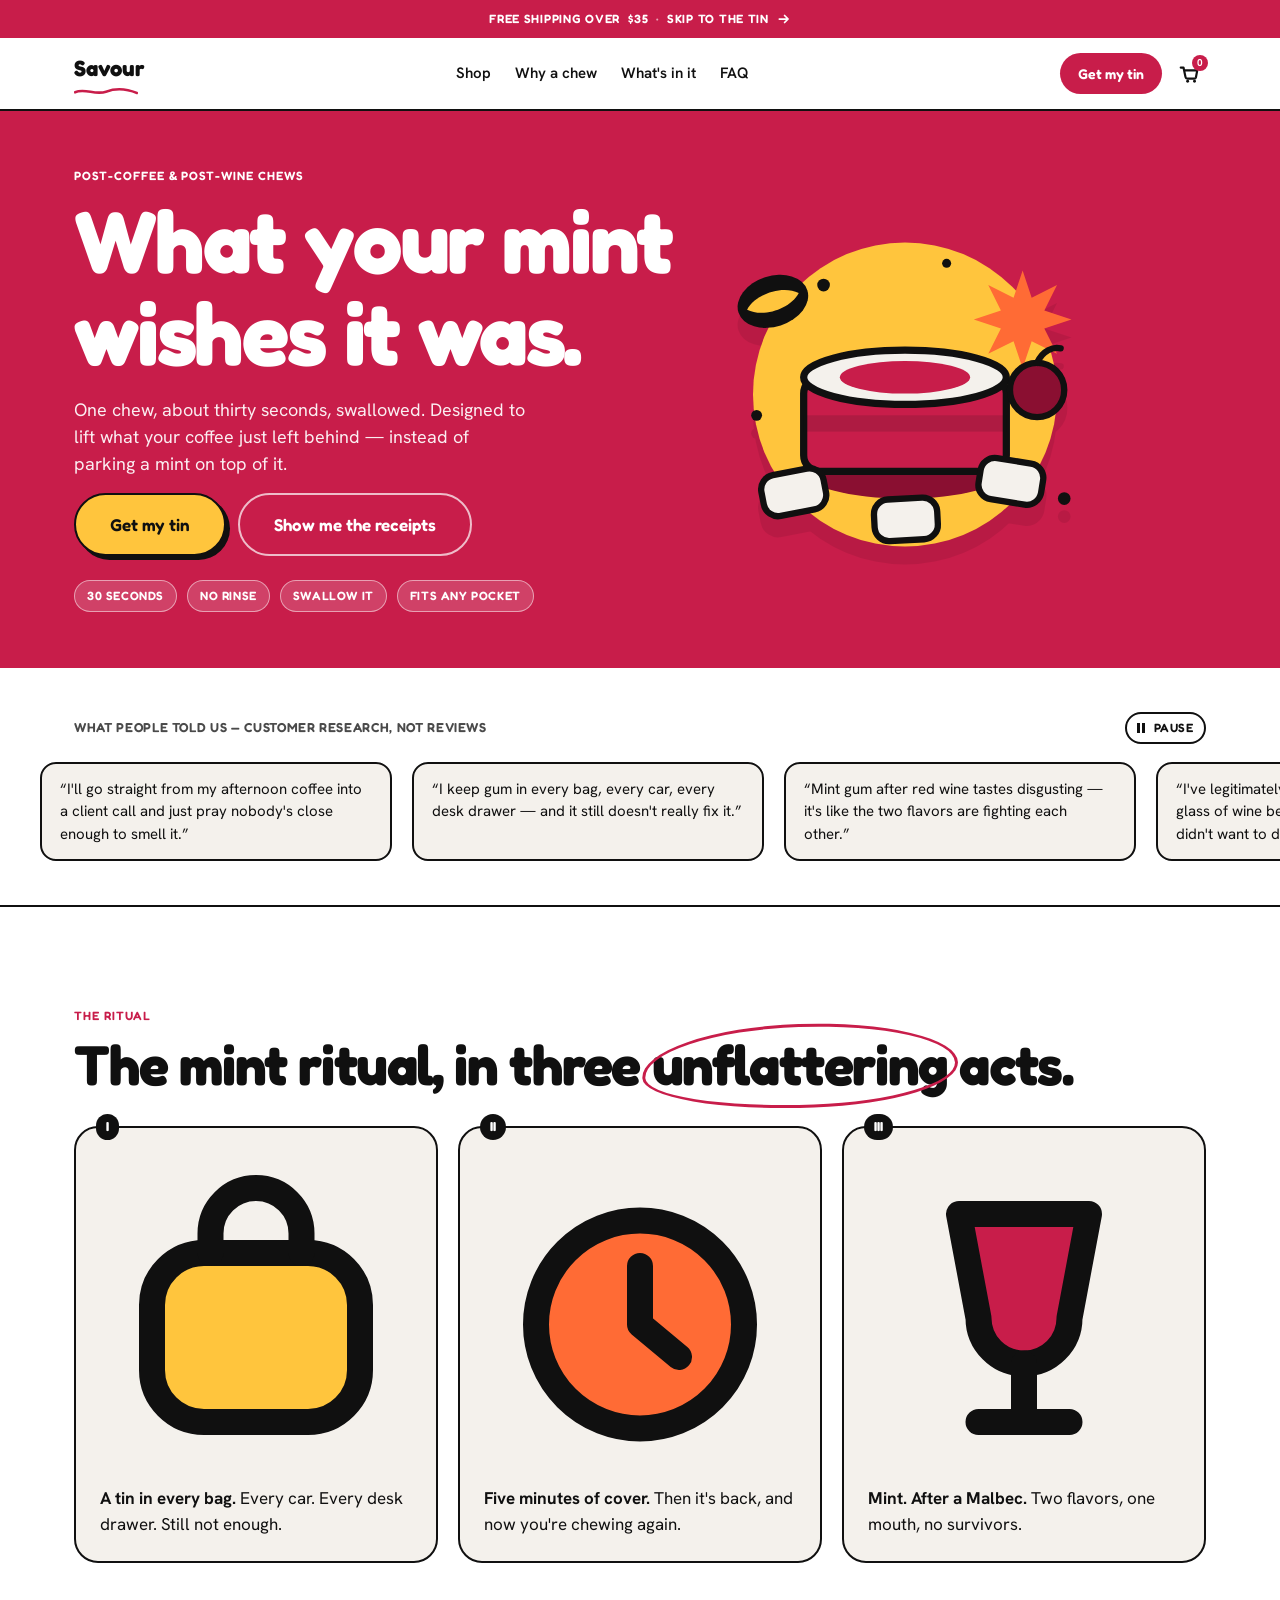
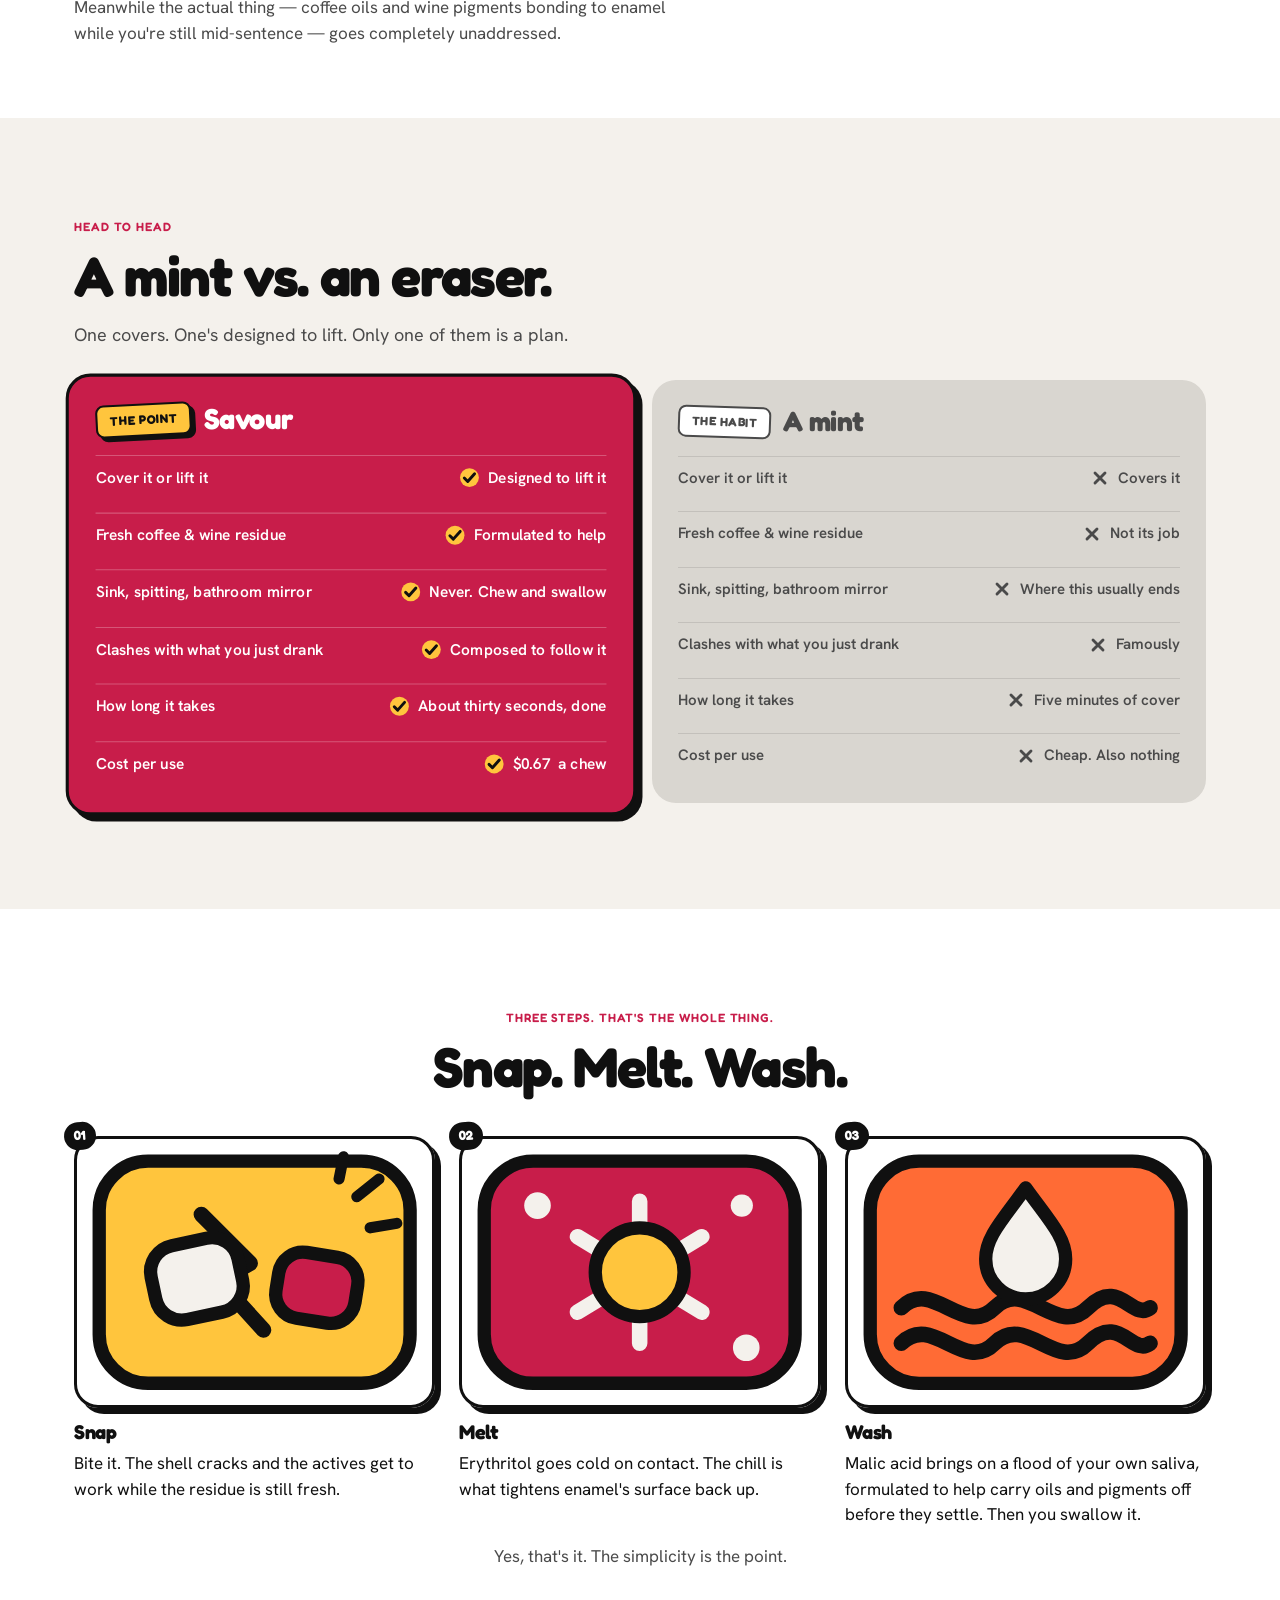
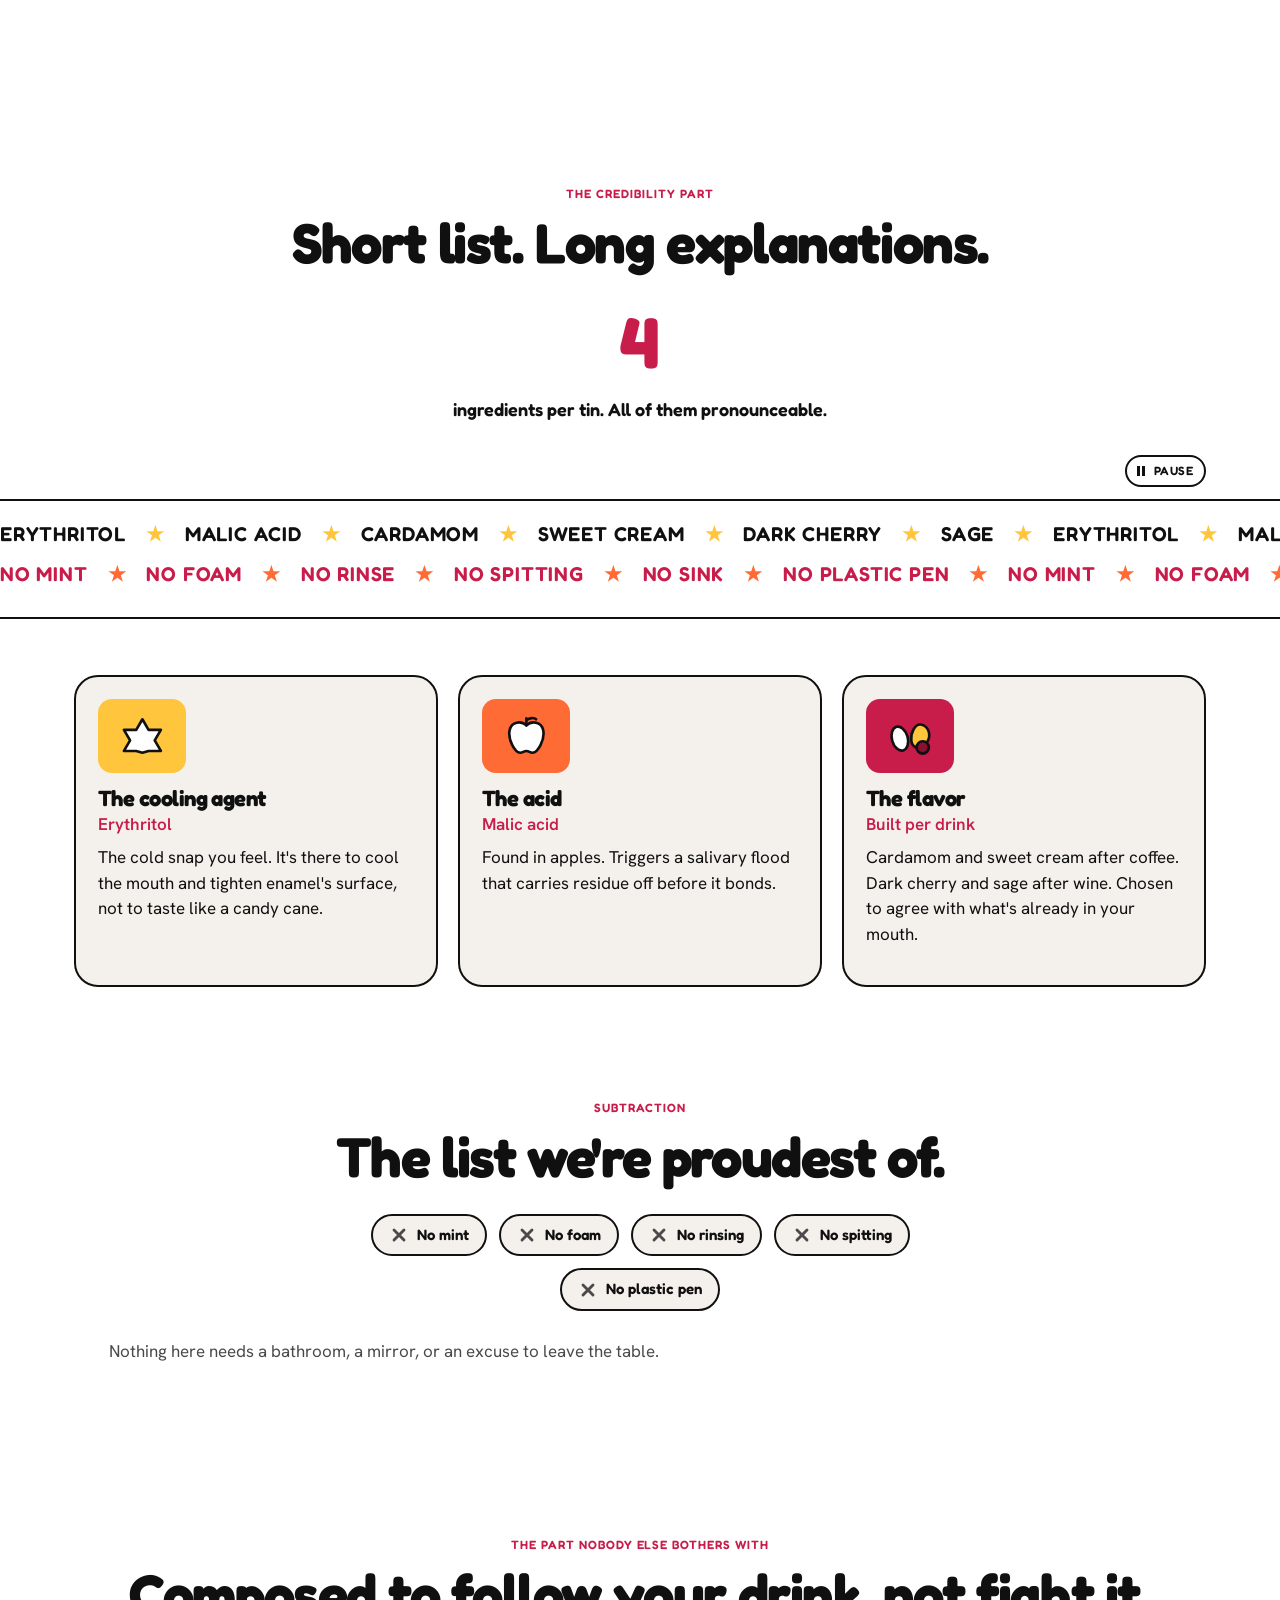
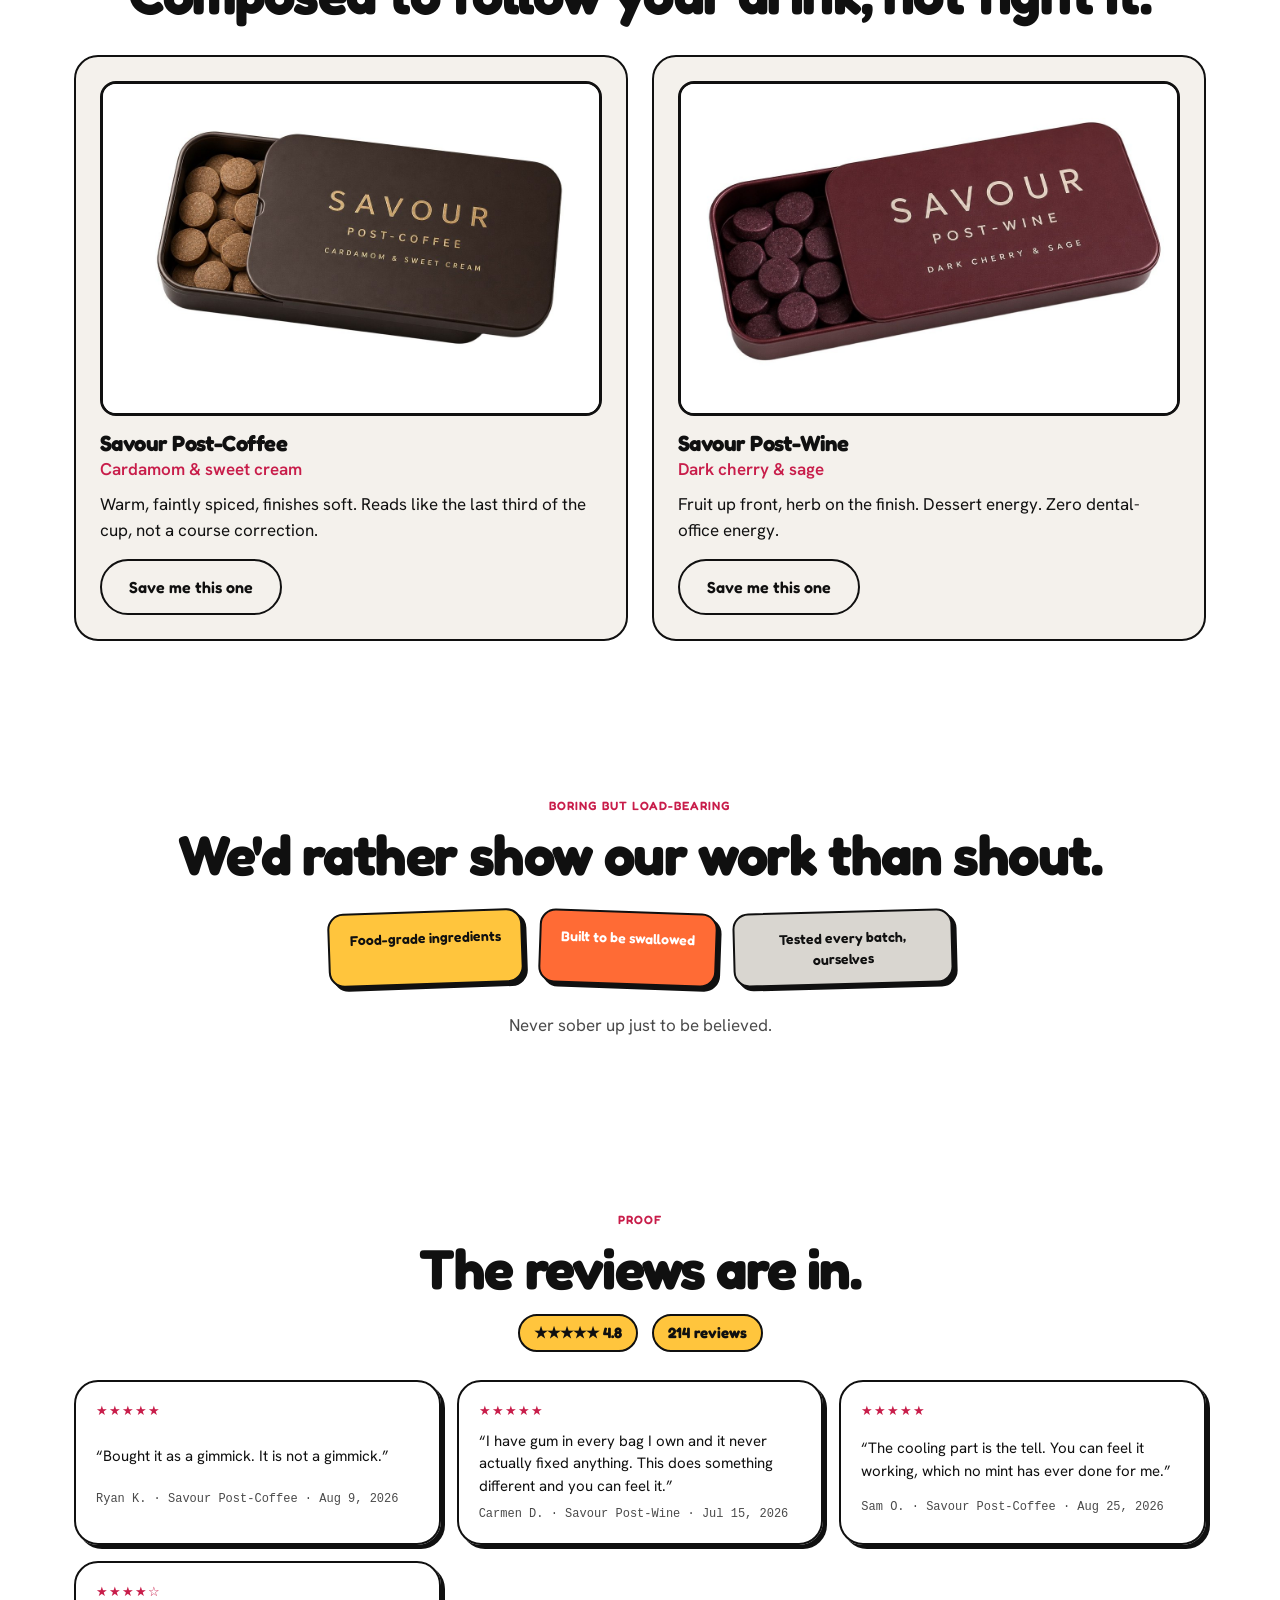
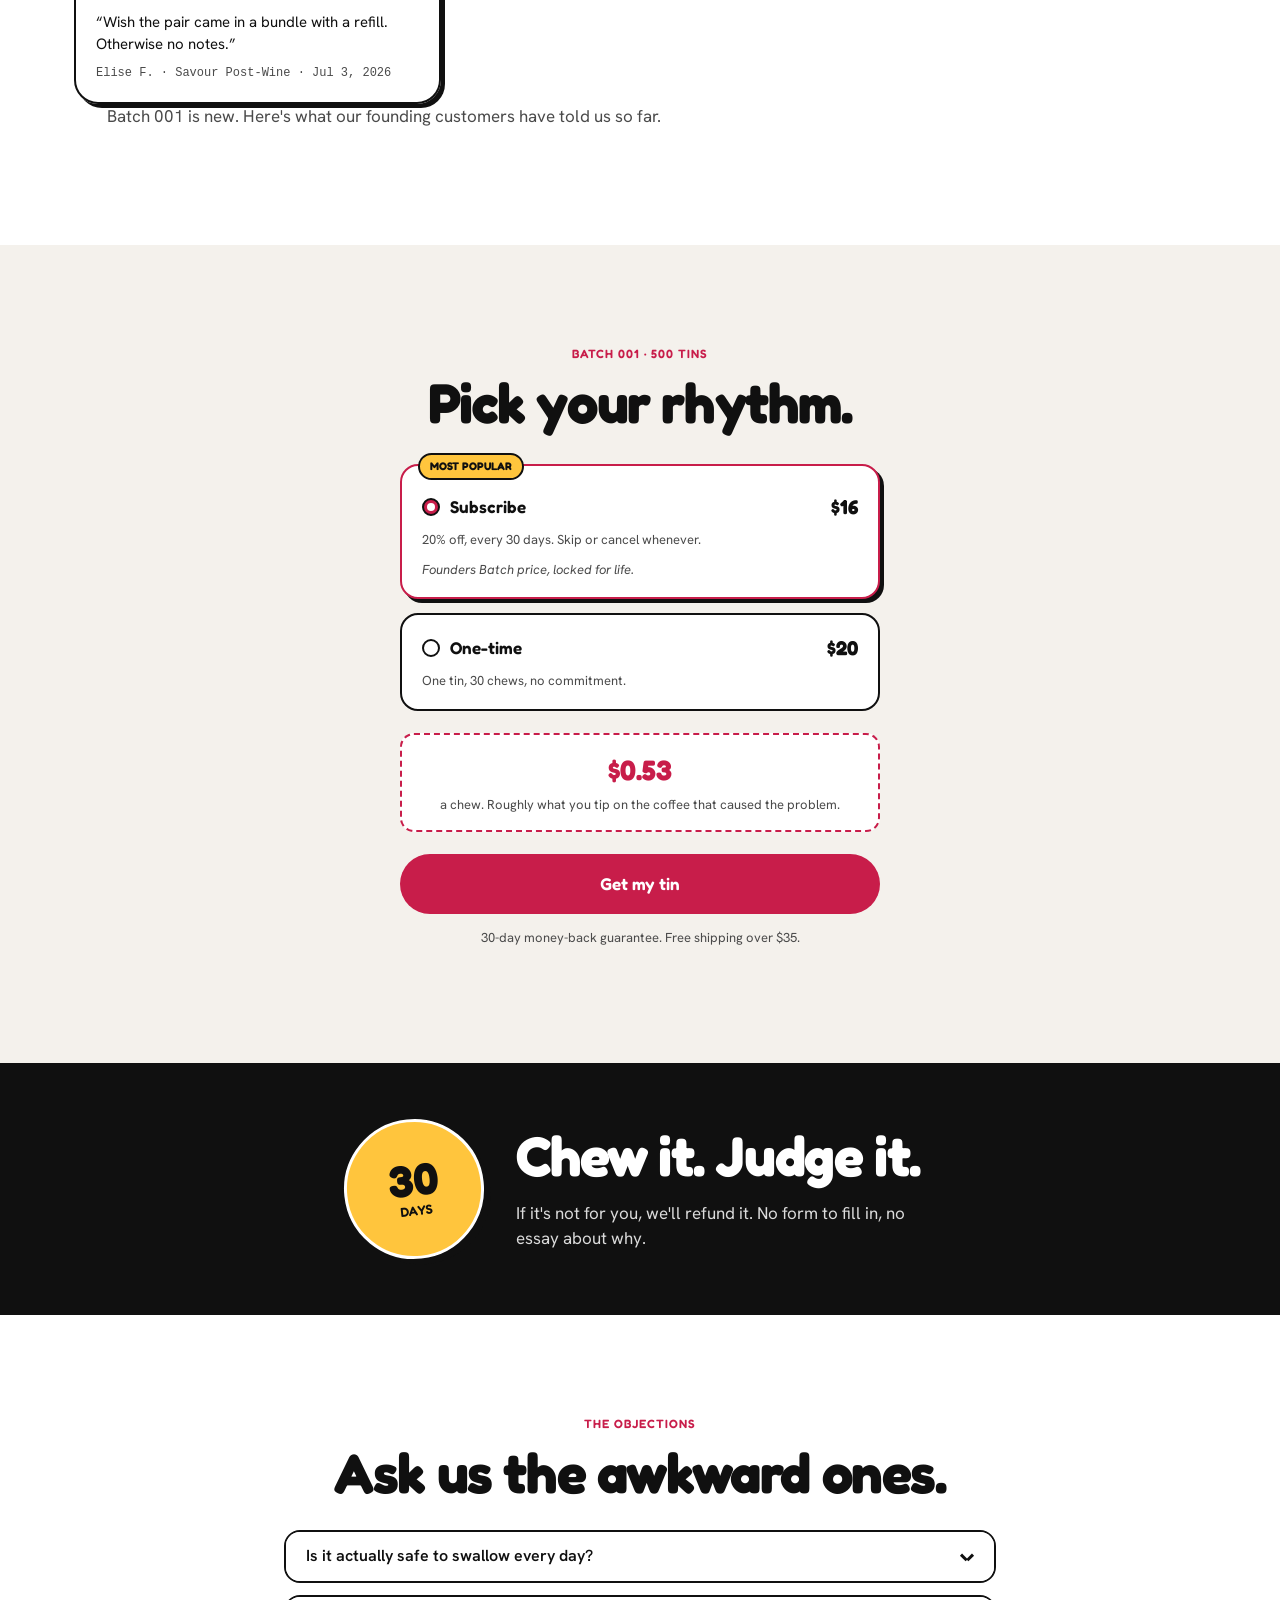
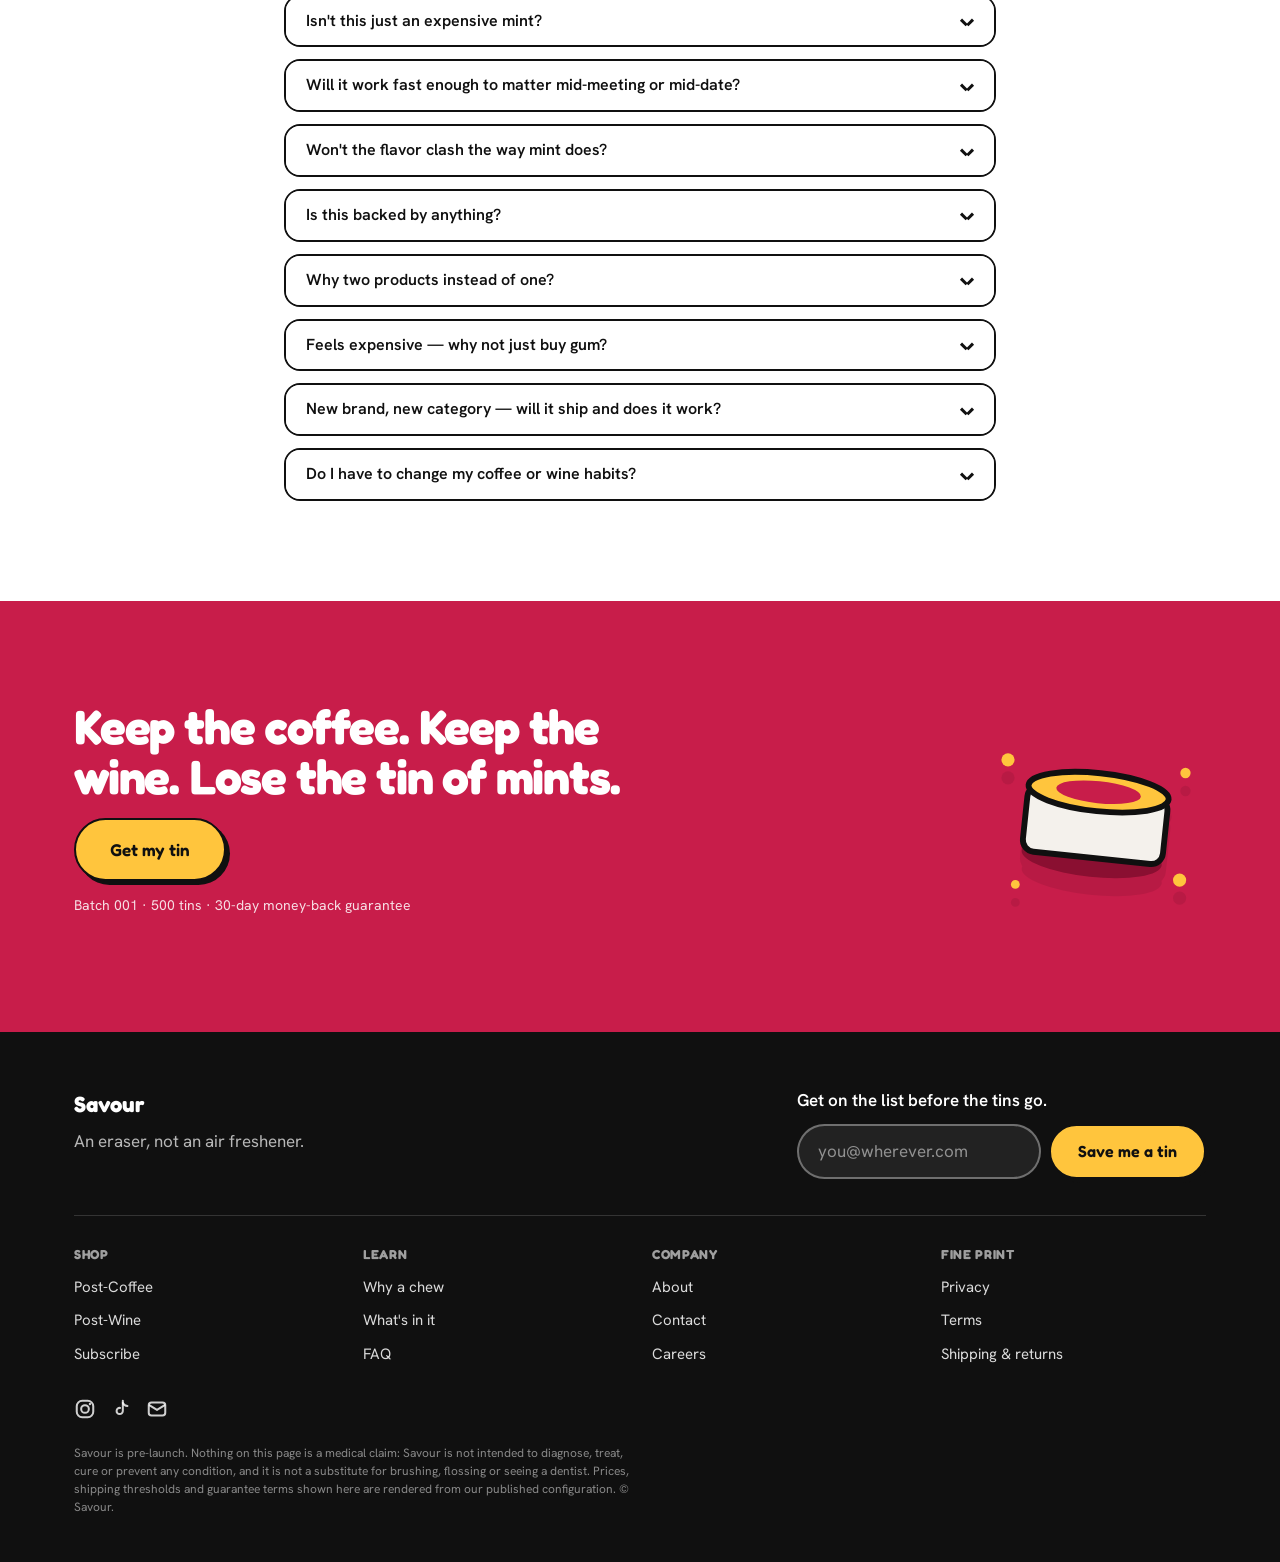
<file: templates/03-gruns/index.html>
<!DOCTYPE html>
<html lang="en">
<head>
<meta charset="utf-8">
<meta name="viewport" content="width=device-width, initial-scale=1">
<title>Savour — Mints were never going to fix this</title>
<meta name="description" content="Savour is a swallowable chew for after coffee and red wine. One chew, about thirty seconds, no rinse, no sink. Designed to lift residue instead of covering it.">
<link rel="preconnect" href="https://fonts.googleapis.com">
<link rel="preconnect" href="https://fonts.gstatic.com" crossorigin>
<link href="https://fonts.googleapis.com/css2?family=Fredoka:wght@600;700&family=Hanken+Grotesk:wght@400;600&display=swap" rel="stylesheet">
<link rel="stylesheet" href="../../shared/base.css">
<link rel="stylesheet" href="style.css">
</head>
<body>

<a class="skip-link" href="#main">Skip to the good part</a>

<header class="site-head">

  <!-- ============ 1. ANNOUNCEMENT BAR ============ -->
  <section class="announce" aria-label="Shipping announcement">
    <a class="announce__link" href="#pricing">
      FREE SHIPPING OVER <span data-savour-val="shipThreshold">&hellip;</span>
      <span class="announce__dot" aria-hidden="true">&middot;</span>
      SKIP TO THE TIN
      <svg class="announce__arrow" viewBox="0 0 24 24" width="14" height="14" aria-hidden="true" focusable="false"><path d="M4 12h14M13 6l6 6-6 6" fill="none" stroke="currentColor" stroke-width="3" stroke-linecap="round" stroke-linejoin="round"/></svg>
    </a>
  </section>

  <!-- ============ 2. STICKY NAV ============ -->
  <section class="nav-wrap" aria-label="Site navigation">
    <nav class="nav" aria-label="Primary">
      <a class="wordmark" href="../../index.html">
        Savour
        <svg class="wordmark__swash" viewBox="0 0 120 12" aria-hidden="true" focusable="false" preserveAspectRatio="none"><path d="M2 8c18-7 38 5 58-1s40-4 58 2" fill="none" stroke="currentColor" stroke-width="4" stroke-linecap="round"/></svg>
      </a>

      <ul class="nav__links">
        <li><a href="#pricing">Shop</a></li>
        <li><a href="#comparison">Why a chew</a></li>
        <li><a href="#inside">What's in it</a></li>
        <li><a href="#faq">FAQ</a></li>
      </ul>

      <div class="nav__right">
        <button type="button" class="btn btn--pill btn--brand nav__cta" data-cart-add-bundle="single">Get my tin</button>
        <button type="button" class="cart-btn" data-drawer-open aria-expanded="false" aria-controls="bag-drawer" aria-label="Open bag">
          <svg viewBox="0 0 24 24" width="22" height="22" aria-hidden="true" focusable="false"><path d="M3 5h3l2.2 10.4a2 2 0 0 0 2 1.6h7.4a2 2 0 0 0 2-1.55L21 8H7" fill="none" stroke="currentColor" stroke-width="2.4" stroke-linecap="round" stroke-linejoin="round"/><circle cx="10.5" cy="20" r="1.6" fill="currentColor"/><circle cx="18" cy="20" r="1.6" fill="currentColor"/></svg>
          <span class="cart-btn__dot" data-bag-count aria-hidden="true">0</span>
        </button>
      </div>
    </nav>
  </section>

</header>

<main id="main">

  <!-- ============ 3. HERO ============ -->
  <section class="hero" aria-labelledby="hero-h">
    <div class="hero__inner wrap">

      <div class="hero__copy">
        <p class="eyebrow eyebrow--on-brand">Post-coffee &amp; post-wine chews</p>
        <h1 id="hero-h" class="hero__h">What your mint wishes it was.</h1>
        <p class="hero__sub">One chew, about thirty seconds, swallowed. Designed to lift what your coffee just left behind — instead of parking a mint on top of it.</p>

        <div class="hero__ctas">
          <button type="button" class="btn btn--pill btn--yellow btn--lg" data-cart-add-bundle="single">Get my tin</button>
          <a class="btn btn--pill btn--ghost-light btn--lg" href="#comparison">Show me the receipts</a>
        </div>

        <ul class="trustrow">
          <li>30 seconds</li>
          <li>No rinse</li>
          <li>Swallow it</li>
          <li>Fits any pocket</li>
        </ul>
      </div>

      <!-- HERO IMAGE: tin + loose chews, cutout knocked out on flat --brand ground,
           hard saturated studio light, no soft shadow. Coffee bean + grape shapes
           orbiting the tin at ~2 o'clock and ~7 o'clock. Placeholder art below is
           inline SVG standing in for the final cutout photography. -->
      <div class="hero__art" role="img" aria-label="Placeholder illustration: a Savour tin with loose chews, a coffee bean and a grape floating around it.">
        <svg class="cutout" viewBox="0 0 420 420" aria-hidden="true" focusable="false">
          <circle cx="210" cy="215" r="168" fill="#FFC53D"/>
          <!-- starburst -->
          <g fill="#FF6B35">
            <path d="M340 78l10 30 28-14-14 28 30 10-30 10 14 28-28-14-10 30-10-30-28 14 14-28-30-10 30-10-14-28 28 14z"/>
          </g>
          <!-- tin -->
          <g>
            <ellipse cx="210" cy="300" rx="112" ry="30" fill="#8A0F31"/>
            <rect x="98" y="196" width="224" height="104" rx="18" fill="#C81D4A" stroke="#101010" stroke-width="8"/>
            <ellipse cx="210" cy="196" rx="112" ry="30" fill="#F4F1EC" stroke="#101010" stroke-width="8"/>
            <ellipse cx="210" cy="196" rx="72" ry="18" fill="#C81D4A"/>
            <rect x="98" y="238" width="224" height="18" fill="#101010" opacity="0.14"/>
          </g>
          <!-- loose chews -->
          <g stroke="#101010" stroke-width="7">
            <rect x="52" y="300" width="70" height="46" rx="16" fill="#F4F1EC" transform="rotate(-11 87 323)"/>
            <rect x="292" y="288" width="70" height="46" rx="16" fill="#F4F1EC" transform="rotate(9 327 311)"/>
            <rect x="176" y="330" width="70" height="46" rx="16" fill="#F4F1EC" transform="rotate(-3 211 353)"/>
          </g>
          <!-- coffee bean, orbiting -->
          <g transform="translate(64 112) rotate(-18)">
            <ellipse cx="0" cy="0" rx="40" ry="28" fill="#101010"/>
            <path d="M-30 0c14-14 46-14 60 0-14 14-46 14-60 0z" fill="#FFC53D"/>
          </g>
          <!-- grape, orbiting -->
          <g transform="translate(356 210)">
            <circle cx="0" cy="0" r="30" fill="#8A0F31" stroke="#101010" stroke-width="7"/>
            <path d="M0-30c6-14 18-18 26-16" fill="none" stroke="#101010" stroke-width="7" stroke-linecap="round"/>
          </g>
          <!-- confetti -->
          <g fill="#101010">
            <circle cx="120" cy="94" r="7"/><circle cx="256" cy="70" r="5"/><circle cx="46" cy="238" r="6"/><circle cx="386" cy="330" r="7"/>
          </g>
        </svg>
      </div>

    </div>
  </section>

  <!-- ============ 4. THIN PROOF STRIP (VOC MARQUEE) ============ -->
  <section class="proof" aria-labelledby="proof-h">
    <div class="proof__head wrap">
      <h2 id="proof-h" class="proof__label">What people told us — customer research, not reviews</h2>
      <button type="button" class="pause-btn" data-marquee-toggle="voc" aria-pressed="false">
        <span class="pause-btn__ico" aria-hidden="true"></span>
        <span data-marquee-label>Pause</span>
      </button>
    </div>

    <div class="marquee" data-marquee="voc">
      <div class="marquee__track marquee__track--slow">
        <ul class="voc">
          <li>&ldquo;I'll go straight from my afternoon coffee into a client call and just pray nobody's close enough to smell it.&rdquo;</li>
          <li>&ldquo;I keep gum in every bag, every car, every desk drawer — and it still doesn't really fix it.&rdquo;</li>
          <li>&ldquo;Mint gum after red wine tastes disgusting — it's like the two flavors are fighting each other.&rdquo;</li>
          <li>&ldquo;I've legitimately skipped ordering a second glass of wine before a work event because I didn't want to deal with it.&rdquo;</li>
          <li>&ldquo;If something actually worked in the moment, I'd keep it on me at all times — car, purse, desk, everywhere.&rdquo;</li>
          <li>&ldquo;The second I saw that it's just as portable as mints were, I was in — that's the whole reason mouthwash never worked for me on the go.&rdquo;</li>
        </ul>
        <ul class="voc" aria-hidden="true">
          <li>&ldquo;I'll go straight from my afternoon coffee into a client call and just pray nobody's close enough to smell it.&rdquo;</li>
          <li>&ldquo;I keep gum in every bag, every car, every desk drawer — and it still doesn't really fix it.&rdquo;</li>
          <li>&ldquo;Mint gum after red wine tastes disgusting — it's like the two flavors are fighting each other.&rdquo;</li>
          <li>&ldquo;I've legitimately skipped ordering a second glass of wine before a work event because I didn't want to deal with it.&rdquo;</li>
          <li>&ldquo;If something actually worked in the moment, I'd keep it on me at all times — car, purse, desk, everywhere.&rdquo;</li>
          <li>&ldquo;The second I saw that it's just as portable as mints were, I was in — that's the whole reason mouthwash never worked for me on the go.&rdquo;</li>
        </ul>
      </div>
    </div>
  </section>

  <!-- ============ 5. THE PROBLEM ============ -->
  <section class="problem" aria-labelledby="problem-h">
    <div class="wrap">
      <p class="eyebrow">The ritual</p>
      <h2 id="problem-h" class="h2">The mint ritual, in three <span class="circled">unflattering</span> acts.</h2>

      <ol class="acts">
        <li class="act">
          <span class="act__num" aria-hidden="true">I</span>
          <svg class="act__ico" viewBox="0 0 48 48" aria-hidden="true" focusable="false"><rect x="8" y="14" width="32" height="26" rx="8" fill="#FFC53D" stroke="#101010" stroke-width="4"/><path d="M17 14v-3a7 7 0 0 1 14 0v3" fill="none" stroke="#101010" stroke-width="4" stroke-linecap="round"/></svg>
          <p><strong>A tin in every bag.</strong> Every car. Every desk drawer. Still not enough.</p>
        </li>
        <li class="act">
          <span class="act__num" aria-hidden="true">II</span>
          <svg class="act__ico" viewBox="0 0 48 48" aria-hidden="true" focusable="false"><circle cx="24" cy="25" r="16" fill="#FF6B35" stroke="#101010" stroke-width="4"/><path d="M24 16v9l6 5" fill="none" stroke="#101010" stroke-width="4" stroke-linecap="round" stroke-linejoin="round"/></svg>
          <p><strong>Five minutes of cover.</strong> Then it's back, and now you're chewing again.</p>
        </li>
        <li class="act">
          <span class="act__num" aria-hidden="true">III</span>
          <svg class="act__ico" viewBox="0 0 48 48" aria-hidden="true" focusable="false"><path d="M14 8h20l-3 16a7 7 0 0 1-14 0z" fill="#C81D4A" stroke="#101010" stroke-width="4" stroke-linejoin="round"/><path d="M24 31v9M17 40h14" fill="none" stroke="#101010" stroke-width="4" stroke-linecap="round"/></svg>
          <p><strong>Mint. After a Malbec.</strong> Two flavors, one mouth, no survivors.</p>
        </li>
      </ol>

      <p class="kicker">Meanwhile the actual thing — coffee oils and wine pigments bonding to enamel while you're still mid-sentence — goes completely unaddressed.</p>
    </div>
  </section>

  <!-- ============ 6. THE COMPARISON — THE ENGINE OF THE PAGE ============ -->
  <section class="compare" id="comparison" aria-labelledby="compare-h">
    <div class="wrap">
      <p class="eyebrow">Head to head</p>
      <h2 id="compare-h" class="h2">A mint vs. an eraser.</h2>
      <p class="lede">One covers. One's designed to lift. Only one of them is a plan.</p>

      <div class="cols">

        <!-- WINNER FIRST IN THE DOM so mobile stacks Savour on top; desktop reorders. -->
        <div class="col col--win">
          <div class="col__head">
            <span class="sticker sticker--yellow" aria-hidden="true">The point</span>
            <h3 class="col__name">Savour</h3>
          </div>
          <dl class="rows">
            <div class="row"><dt>Cover it or lift it</dt><dd><svg class="mk mk--yes" viewBox="0 0 24 24" aria-hidden="true" focusable="false"><circle cx="12" cy="12" r="11" fill="#FFC53D"/><path d="M6 12.5l4 4 8-9" fill="none" stroke="#101010" stroke-width="3.4" stroke-linecap="round" stroke-linejoin="round"/></svg>Designed to lift it</dd></div>
            <div class="row"><dt>Fresh coffee &amp; wine residue</dt><dd><svg class="mk mk--yes" viewBox="0 0 24 24" aria-hidden="true" focusable="false"><circle cx="12" cy="12" r="11" fill="#FFC53D"/><path d="M6 12.5l4 4 8-9" fill="none" stroke="#101010" stroke-width="3.4" stroke-linecap="round" stroke-linejoin="round"/></svg>Formulated to help</dd></div>
            <div class="row"><dt>Sink, spitting, bathroom mirror</dt><dd><svg class="mk mk--yes" viewBox="0 0 24 24" aria-hidden="true" focusable="false"><circle cx="12" cy="12" r="11" fill="#FFC53D"/><path d="M6 12.5l4 4 8-9" fill="none" stroke="#101010" stroke-width="3.4" stroke-linecap="round" stroke-linejoin="round"/></svg>Never. Chew and swallow</dd></div>
            <div class="row"><dt>Clashes with what you just drank</dt><dd><svg class="mk mk--yes" viewBox="0 0 24 24" aria-hidden="true" focusable="false"><circle cx="12" cy="12" r="11" fill="#FFC53D"/><path d="M6 12.5l4 4 8-9" fill="none" stroke="#101010" stroke-width="3.4" stroke-linecap="round" stroke-linejoin="round"/></svg>Composed to follow it</dd></div>
            <div class="row"><dt>How long it takes</dt><dd><svg class="mk mk--yes" viewBox="0 0 24 24" aria-hidden="true" focusable="false"><circle cx="12" cy="12" r="11" fill="#FFC53D"/><path d="M6 12.5l4 4 8-9" fill="none" stroke="#101010" stroke-width="3.4" stroke-linecap="round" stroke-linejoin="round"/></svg>About thirty seconds, done</dd></div>
            <div class="row"><dt>Cost per use</dt><dd><svg class="mk mk--yes" viewBox="0 0 24 24" aria-hidden="true" focusable="false"><circle cx="12" cy="12" r="11" fill="#FFC53D"/><path d="M6 12.5l4 4 8-9" fill="none" stroke="#101010" stroke-width="3.4" stroke-linecap="round" stroke-linejoin="round"/></svg><span data-savour-val="perChewOneTime">&hellip;</span> a chew</dd></div>
          </dl>
        </div>

        <div class="col col--lose">
          <div class="col__head">
            <span class="sticker sticker--drab" aria-hidden="true">The habit</span>
            <h3 class="col__name">A mint</h3>
          </div>
          <dl class="rows">
            <div class="row"><dt>Cover it or lift it</dt><dd><svg class="mk mk--no" viewBox="0 0 24 24" aria-hidden="true" focusable="false"><path d="M6 6l12 12M18 6L6 18" fill="none" stroke="currentColor" stroke-width="3.4" stroke-linecap="round"/></svg>Covers it</dd></div>
            <div class="row"><dt>Fresh coffee &amp; wine residue</dt><dd><svg class="mk mk--no" viewBox="0 0 24 24" aria-hidden="true" focusable="false"><path d="M6 6l12 12M18 6L6 18" fill="none" stroke="currentColor" stroke-width="3.4" stroke-linecap="round"/></svg>Not its job</dd></div>
            <div class="row"><dt>Sink, spitting, bathroom mirror</dt><dd><svg class="mk mk--no" viewBox="0 0 24 24" aria-hidden="true" focusable="false"><path d="M6 6l12 12M18 6L6 18" fill="none" stroke="currentColor" stroke-width="3.4" stroke-linecap="round"/></svg>Where this usually ends</dd></div>
            <div class="row"><dt>Clashes with what you just drank</dt><dd><svg class="mk mk--no" viewBox="0 0 24 24" aria-hidden="true" focusable="false"><path d="M6 6l12 12M18 6L6 18" fill="none" stroke="currentColor" stroke-width="3.4" stroke-linecap="round"/></svg>Famously</dd></div>
            <div class="row"><dt>How long it takes</dt><dd><svg class="mk mk--no" viewBox="0 0 24 24" aria-hidden="true" focusable="false"><path d="M6 6l12 12M18 6L6 18" fill="none" stroke="currentColor" stroke-width="3.4" stroke-linecap="round"/></svg>Five minutes of cover</dd></div>
            <div class="row"><dt>Cost per use</dt><dd><svg class="mk mk--no" viewBox="0 0 24 24" aria-hidden="true" focusable="false"><path d="M6 6l12 12M18 6L6 18" fill="none" stroke="currentColor" stroke-width="3.4" stroke-linecap="round"/></svg>Cheap. Also nothing</dd></div>
          </dl>
        </div>

      </div>
    </div>
  </section>

  <!-- ============ 7. HOW IT WORKS ============ -->
  <section class="how" aria-labelledby="how-h">
    <div class="wrap">
      <p class="eyebrow">Three steps. That's the whole thing.</p>
      <h2 id="how-h" class="h2">Snap. Melt. Wash.</h2>

      <ol class="steps">
        <li class="step">
          <span class="step__badge step__badge--a">01</span>
          <!-- STEP ART: bold cutout/sticker illustration, thick ink outline, flat fills. -->
          <svg class="step__art" viewBox="0 0 160 120" aria-hidden="true" focusable="false">
            <rect x="10" y="10" width="140" height="100" rx="22" fill="#FFC53D" stroke="#101010" stroke-width="6"/>
            <path d="M56 34l22 22-14 8 20 22" fill="none" stroke="#101010" stroke-width="7" stroke-linecap="round" stroke-linejoin="round"/>
            <rect x="34" y="46" width="40" height="34" rx="12" fill="#F4F1EC" stroke="#101010" stroke-width="6" transform="rotate(-12 54 63)"/>
            <rect x="90" y="52" width="36" height="30" rx="11" fill="#C81D4A" stroke="#101010" stroke-width="6" transform="rotate(9 108 67)"/>
            <g stroke="#101010" stroke-width="5" stroke-linecap="round"><path d="M126 26l10-8M132 40l12-2M118 18l2-10"/></g>
          </svg>
          <h3 class="step__h">Snap</h3>
          <p>Bite it. The shell cracks and the actives get to work while the residue is still fresh.</p>
        </li>

        <li class="step">
          <span class="step__badge step__badge--b">02</span>
          <svg class="step__art" viewBox="0 0 160 120" aria-hidden="true" focusable="false">
            <rect x="10" y="10" width="140" height="100" rx="22" fill="#C81D4A" stroke="#101010" stroke-width="6"/>
            <path d="M80 28v64M52 44l56 34M108 44L52 78" fill="none" stroke="#F4F1EC" stroke-width="7" stroke-linecap="round"/>
            <circle cx="80" cy="60" r="20" fill="#FFC53D" stroke="#101010" stroke-width="6"/>
            <g fill="#F4F1EC"><circle cx="34" cy="30" r="6"/><circle cx="128" cy="94" r="6"/><circle cx="126" cy="30" r="5"/></g>
          </svg>
          <h3 class="step__h">Melt</h3>
          <p>Erythritol goes cold on contact. The chill is what tightens enamel's surface back up.</p>
        </li>

        <li class="step">
          <span class="step__badge step__badge--c">03</span>
          <svg class="step__art" viewBox="0 0 160 120" aria-hidden="true" focusable="false">
            <rect x="10" y="10" width="140" height="100" rx="22" fill="#FF6B35" stroke="#101010" stroke-width="6"/>
            <path d="M24 76c14-14 28 14 42 0s28 14 42 0 20 6 28 0" fill="none" stroke="#101010" stroke-width="7" stroke-linecap="round"/>
            <path d="M24 92c14-14 28 14 42 0s28 14 42 0 20 6 28 0" fill="none" stroke="#101010" stroke-width="7" stroke-linecap="round"/>
            <path d="M80 22c10 14 18 22 18 32a18 18 0 0 1-36 0c0-10 8-18 18-32z" fill="#F4F1EC" stroke="#101010" stroke-width="6" stroke-linejoin="round"/>
          </svg>
          <h3 class="step__h">Wash</h3>
          <p>Malic acid brings on a flood of your own saliva, formulated to help carry oils and pigments off before they settle. Then you swallow it.</p>
        </li>
      </ol>

      <p class="kicker kicker--center">Yes, that's it. The simplicity is the point.</p>
    </div>
  </section>

  <!-- ============ 8. WHAT'S IN IT ============ -->
  <section class="inside" id="inside" aria-labelledby="inside-h">
    <div class="wrap">
      <p class="eyebrow">The credibility part</p>
      <h2 id="inside-h" class="h2">Short list. Long explanations.</h2>

      <p class="bignum"><span class="bignum__slot">4</span></p>
      <p class="bignum__cap">ingredients per tin. All of them pronounceable.</p>
    </div>

    <div class="ing-marquee-head wrap">
      <button type="button" class="pause-btn pause-btn--ink" data-marquee-toggle="ing" aria-pressed="false">
        <span class="pause-btn__ico" aria-hidden="true"></span>
        <span data-marquee-label>Pause</span>
      </button>
    </div>

    <div class="marquee marquee--ing" data-marquee="ing">
      <div class="marquee__track">
        <p class="ing-row">ERYTHRITOL <span aria-hidden="true">&#9733;</span> MALIC ACID <span aria-hidden="true">&#9733;</span> CARDAMOM <span aria-hidden="true">&#9733;</span> SWEET CREAM <span aria-hidden="true">&#9733;</span> DARK CHERRY <span aria-hidden="true">&#9733;</span> SAGE <span aria-hidden="true">&#9733;</span></p>
        <p class="ing-row" aria-hidden="true">ERYTHRITOL <span>&#9733;</span> MALIC ACID <span>&#9733;</span> CARDAMOM <span>&#9733;</span> SWEET CREAM <span>&#9733;</span> DARK CHERRY <span>&#9733;</span> SAGE <span>&#9733;</span></p>
      </div>
      <div class="marquee__track marquee__track--rev">
        <p class="ing-row ing-row--alt">NO MINT <span aria-hidden="true">&#9733;</span> NO FOAM <span aria-hidden="true">&#9733;</span> NO RINSE <span aria-hidden="true">&#9733;</span> NO SPITTING <span aria-hidden="true">&#9733;</span> NO SINK <span aria-hidden="true">&#9733;</span> NO PLASTIC PEN <span aria-hidden="true">&#9733;</span></p>
        <p class="ing-row ing-row--alt" aria-hidden="true">NO MINT <span>&#9733;</span> NO FOAM <span>&#9733;</span> NO RINSE <span>&#9733;</span> NO SPITTING <span>&#9733;</span> NO SINK <span>&#9733;</span> NO PLASTIC PEN <span>&#9733;</span></p>
      </div>
    </div>

    <div class="wrap">
      <div class="ings">

        <article class="ing-card">
          <!-- INGREDIENT CUTOUT: erythritol crystals knocked out on flat yellow, hard light. -->
          <div class="ing-card__art ing-card__art--y" role="img" aria-label="Placeholder illustration: cooling crystals.">
            <svg viewBox="0 0 120 100" aria-hidden="true" focusable="false"><path d="M60 12l14 24h28l-14 24 14 24H74L60 88 46 84H18l14-24-14-24h28z" fill="#FFFFFF" stroke="#101010" stroke-width="6" stroke-linejoin="round"/></svg>
          </div>
          <h3 class="ing-card__h">The cooling agent</h3>
          <p class="ing-card__name">Erythritol</p>
          <p>The cold snap you feel. It's there to cool the mouth and tighten enamel's surface, not to taste like a candy cane.</p>
        </article>

        <article class="ing-card">
          <!-- INGREDIENT CUTOUT: green apple sliced, knocked out on flat orange, hard light. -->
          <div class="ing-card__art ing-card__art--o" role="img" aria-label="Placeholder illustration: an apple, the source of malic acid.">
            <svg viewBox="0 0 120 100" aria-hidden="true" focusable="false"><path d="M60 26c12-12 34-8 38 10 5 22-12 52-24 52-6 0-8-4-14-4s-8 4-14 4c-12 0-29-30-24-52 4-18 26-22 38-10z" fill="#FFFFFF" stroke="#101010" stroke-width="6" stroke-linejoin="round"/><path d="M60 26V10M60 14c8-6 18-6 22-2" fill="none" stroke="#101010" stroke-width="6" stroke-linecap="round"/></svg>
          </div>
          <h3 class="ing-card__h">The acid</h3>
          <p class="ing-card__name">Malic acid</p>
          <p>Found in apples. Triggers a salivary flood that carries residue off before it bonds.</p>
        </article>

        <article class="ing-card">
          <!-- INGREDIENT CUTOUT: cardamom pods + a sage leaf + a dark cherry, knocked out on flat berry. -->
          <div class="ing-card__art ing-card__art--b" role="img" aria-label="Placeholder illustration: cardamom pods, a sage leaf and a dark cherry.">
            <svg viewBox="0 0 120 100" aria-hidden="true" focusable="false"><ellipse cx="36" cy="56" rx="18" ry="28" fill="#FFFFFF" stroke="#101010" stroke-width="6" transform="rotate(-16 36 56)"/><path d="M84 24c18 4 24 24 14 40-14 22-34 14-36-4-2-16 8-38 22-36z" fill="#FFC53D" stroke="#101010" stroke-width="6" stroke-linejoin="round"/><circle cx="88" cy="76" r="14" fill="#8A0F31" stroke="#101010" stroke-width="6"/></svg>
          </div>
          <h3 class="ing-card__h">The flavor</h3>
          <p class="ing-card__name">Built per drink</p>
          <p>Cardamom and sweet cream after coffee. Dark cherry and sage after wine. Chosen to agree with what's already in your mouth.</p>
        </article>

      </div>
    </div>
  </section>

  <!-- ============ 9. WHAT'S NOT IN IT ============ -->
  <section class="notin" aria-labelledby="notin-h">
    <div class="wrap">
      <p class="eyebrow">Subtraction</p>
      <h2 id="notin-h" class="h2">The list we're proudest of.</h2>

      <ul class="nolist">
        <li><svg class="mk mk--no" viewBox="0 0 24 24" aria-hidden="true" focusable="false"><path d="M6 6l12 12M18 6L6 18" fill="none" stroke="currentColor" stroke-width="3.4" stroke-linecap="round"/></svg>No mint</li>
        <li><svg class="mk mk--no" viewBox="0 0 24 24" aria-hidden="true" focusable="false"><path d="M6 6l12 12M18 6L6 18" fill="none" stroke="currentColor" stroke-width="3.4" stroke-linecap="round"/></svg>No foam</li>
        <li><svg class="mk mk--no" viewBox="0 0 24 24" aria-hidden="true" focusable="false"><path d="M6 6l12 12M18 6L6 18" fill="none" stroke="currentColor" stroke-width="3.4" stroke-linecap="round"/></svg>No rinsing</li>
        <li><svg class="mk mk--no" viewBox="0 0 24 24" aria-hidden="true" focusable="false"><path d="M6 6l12 12M18 6L6 18" fill="none" stroke="currentColor" stroke-width="3.4" stroke-linecap="round"/></svg>No spitting</li>
        <li><svg class="mk mk--no" viewBox="0 0 24 24" aria-hidden="true" focusable="false"><path d="M6 6l12 12M18 6L6 18" fill="none" stroke="currentColor" stroke-width="3.4" stroke-linecap="round"/></svg>No plastic pen</li>
      </ul>

      <p class="kicker">Nothing here needs a bathroom, a mirror, or an excuse to leave the table.</p>
    </div>
  </section>

  <!-- ============ 10. TASTE ============ -->
  <section class="taste" aria-labelledby="taste-h">
    <div class="wrap">
      <p class="eyebrow">The part nobody else bothers with</p>
      <h2 id="taste-h" class="h2">Composed to follow your drink, not fight it.</h2>

      <div class="tastes">

        <article class="taste-card">
          <div class="taste-card__art taste-card__art--coffee taste-card__art--photo">
            <img src="../../assets/photography/coffee-tin-studio.jpg" alt="Savour Post-Coffee tin, open, on a studio background.">
          </div>
          <h3 class="taste-card__h">Savour Post-Coffee</h3>
          <p class="taste-card__flavor">Cardamom &amp; sweet cream</p>
          <p>Warm, faintly spiced, finishes soft. Reads like the last third of the cup, not a course correction.</p>
          <button type="button" class="btn btn--pill btn--outline" data-cart-add-variant="coffee">Save me this one</button>
        </article>

        <article class="taste-card">
          <div class="taste-card__art taste-card__art--wine taste-card__art--photo">
            <img src="../../assets/photography/wine-tin-studio.jpg" alt="Savour Post-Wine tin, open, on a studio background.">
          </div>
          <h3 class="taste-card__h">Savour Post-Wine</h3>
          <p class="taste-card__flavor">Dark cherry &amp; sage</p>
          <p>Fruit up front, herb on the finish. Dessert energy. Zero dental-office energy.</p>
          <button type="button" class="btn btn--pill btn--outline" data-cart-add-variant="wine">Save me this one</button>
        </article>

      </div>
    </div>
  </section>

  <!-- ============ 11. STANDARDS ============ -->
  <section class="standards" aria-labelledby="standards-h">
    <div class="wrap">
      <p class="eyebrow">Boring but load-bearing</p>
      <h2 id="standards-h" class="h2">We'd rather show our work than shout.</h2>

      <!-- No press logos on this page — this badge row is the "Made and tested" slot. -->
      <ul class="badges">
        <li class="badge badge--yellow">
          <span class="badge__label">Food-grade ingredients</span>
        </li>
        <li class="badge badge--orange">
          <span class="badge__label">Built to be swallowed</span>
        </li>
        <li class="badge badge--drab">
          <span class="badge__label">Tested every batch, ourselves</span>
        </li>
      </ul>

      <p class="kicker kicker--center">Never sober up just to be believed.</p>
    </div>
  </section>

  <!-- ============ 12. REVIEWS ============ -->
  <section class="reviews" aria-labelledby="reviews-h">
    <div class="wrap">
      <p class="eyebrow">Proof</p>
      <h2 id="reviews-h" class="h2">The reviews are in.</h2>

      <div class="agg" data-demo="true">
        <span class="agg__slot" data-agg-stars>&hellip;</span>
        <span class="agg__slot" data-agg-count>&hellip;</span>
      </div>

      <ul class="review-grid" data-review-cards></ul>

      <p class="kicker"><span data-savour-val="batchLabel">&hellip;</span> is new. Here's what our founding customers have told us so far.</p>
    </div>
  </section>

  <!-- ============ 13. PRICING BLOCK ============ -->
  <section class="pricing" id="pricing" aria-labelledby="pricing-h">
    <div class="wrap">
      <p class="eyebrow"><span data-savour-val="batchLabel">&hellip;</span> &middot; <span data-savour-val="batchUnits">&hellip;</span> tins</p>
      <h2 id="pricing-h" class="h2">Pick your rhythm.</h2>

      <form class="plans" data-plan-form>
        <fieldset class="plans__set">
          <legend class="sr-only">Choose a purchase plan</legend>

          <label class="plan" data-plan="sub">
            <input type="radio" name="plan" value="sub" checked data-plan-input>
            <span class="plan__box">
              <span class="plan__flag">Most popular</span>
              <span class="plan__row">
                <span class="plan__dot" aria-hidden="true"></span>
                <span class="plan__title">Subscribe</span>
                <span class="plan__price" data-savour-val="subPrice">&hellip;</span>
              </span>
              <span class="plan__meta">
                <span class="plan__save"><span data-savour-val="subDiscount">&hellip;</span>% off, <span data-savour-val="subInterval">&hellip;</span>. Skip or cancel whenever.</span>
                <span class="plan__lock" data-savour-val="priceLock">&hellip;</span>
              </span>
            </span>
          </label>

          <label class="plan" data-plan="once">
            <input type="radio" name="plan" value="once" data-plan-input>
            <span class="plan__box">
              <span class="plan__row">
                <span class="plan__dot" aria-hidden="true"></span>
                <span class="plan__title">One-time</span>
                <span class="plan__price" data-savour-val="oncePrice">&hellip;</span>
              </span>
              <span class="plan__meta">
                <span class="plan__save">One tin, <span data-savour-val="chewsPerTin">&hellip;</span> chews, no commitment.</span>
              </span>
            </span>
          </label>

        </fieldset>

        <p class="perchew" data-perchew-callout>
          <span class="perchew__num" data-perchew-value>&hellip;</span>
          <span class="perchew__cap">a chew. Roughly what you tip on the coffee that caused the problem.</span>
        </p>

        <button type="button" class="btn btn--pill btn--brand btn--lg btn--block" data-cart-add-bundle="single">Get my tin</button>

        <p class="guar-line"><span data-savour-val="guaranteeDays">&hellip;</span>-day money-back guarantee. Free shipping over <span data-savour-val="shipThreshold">&hellip;</span>.</p>
      </form>
    </div>
  </section>

  <!-- ============ 14. GUARANTEE STICKER ============ -->
  <section class="guar" aria-labelledby="guar-h">
    <div class="wrap guar__inner">
      <div class="guar-sticker">
        <span class="guar-sticker__num" data-savour-val="guaranteeDays">&hellip;</span>
        <span class="guar-sticker__word">days</span>
      </div>
      <div class="guar__copy">
        <h2 id="guar-h" class="h2 h2--light">Chew it. Judge it.</h2>
        <p>If it's not for you, we'll refund it. No form to fill in, no essay about why.</p>
      </div>
    </div>
  </section>

  <!-- ============ 15. FAQ ============ -->
  <section class="faq" id="faq" aria-labelledby="faq-h">
    <div class="wrap wrap--narrow">
      <p class="eyebrow">The objections</p>
      <h2 id="faq-h" class="h2">Ask us the awkward ones.</h2>

      <div class="acc">

        <div class="acc__item">
          <h3 class="acc__h"><button type="button" class="acc__btn" id="q1" aria-expanded="false" aria-controls="a1">Is it actually safe to swallow every day?<span class="acc__chev" aria-hidden="true"></span></button></h3>
          <div class="acc__panel" id="a1" role="region" aria-labelledby="q1" hidden>
            <p>That's the design brief, not an afterthought. Every ingredient is food-grade and intended to be eaten — erythritol and malic acid both turn up in the produce aisle. Nothing here is meant to be spat out, because nothing here needs a sink.</p>
          </div>
        </div>

        <div class="acc__item">
          <h3 class="acc__h"><button type="button" class="acc__btn" id="q2" aria-expanded="false" aria-controls="a2">Isn't this just an expensive mint?<span class="acc__chev" aria-hidden="true"></span></button></h3>
          <div class="acc__panel" id="a2" role="region" aria-labelledby="q2" hidden>
            <p>A mint covers a smell for a few minutes. Savour is formulated to work on the residue itself — a cold snap designed to tighten enamel's surface, then a malic-acid-driven saliva flood designed to help carry coffee oils and wine pigments off before they settle. Different job, different format, same pocket.</p>
          </div>
        </div>

        <div class="acc__item">
          <h3 class="acc__h"><button type="button" class="acc__btn" id="q3" aria-expanded="false" aria-controls="a3">Will it work fast enough to matter mid-meeting or mid-date?<span class="acc__chev" aria-hidden="true"></span></button></h3>
          <div class="acc__panel" id="a3" role="region" aria-labelledby="q3" hidden>
            <p>About thirty seconds, start to swallow. No rinsing, no spitting, nowhere to be. You can do it under the table and nobody will clock it — though we'd love it if they did.</p>
          </div>
        </div>

        <div class="acc__item">
          <h3 class="acc__h"><button type="button" class="acc__btn" id="q4" aria-expanded="false" aria-controls="a4">Won't the flavor clash the way mint does?<span class="acc__chev" aria-hidden="true"></span></button></h3>
          <div class="acc__panel" id="a4" role="region" aria-labelledby="q4" hidden>
            <p>That's the entire reason there are two of them. Post-Coffee is cardamom and sweet cream. Post-Wine is dark cherry and sage. Both were composed to agree with what you just drank instead of declaring war on it.</p>
          </div>
        </div>

        <div class="acc__item">
          <h3 class="acc__h"><button type="button" class="acc__btn" id="q5" aria-expanded="false" aria-controls="a5">Is this backed by anything?<span class="acc__chev" aria-hidden="true"></span></button></h3>
          <div class="acc__panel" id="a5" role="region" aria-labelledby="q5" hidden>
            <p>It's built on established chemistry: coffee oils and wine's anthocyanin pigments bond to enamel within minutes, and volatile sulfur compounds are what actually linger. We're pre-launch, so we're not going to wave around a clinical trial we haven't run. When there's data, it goes on this page with the citation attached.</p>
          </div>
        </div>

        <div class="acc__item">
          <h3 class="acc__h"><button type="button" class="acc__btn" id="q6" aria-expanded="false" aria-controls="a6">Why two products instead of one?<span class="acc__chev" aria-hidden="true"></span></button></h3>
          <div class="acc__panel" id="a6" role="region" aria-labelledby="q6" hidden>
            <p>Because one flavor that suits both coffee and red wine doesn't exist, and building it would mean building something that suits neither. Coffee ends warm and round. Wine ends dark and tannic. Different finishes, different chew.</p>
          </div>
        </div>

        <div class="acc__item">
          <h3 class="acc__h"><button type="button" class="acc__btn" id="q7" aria-expanded="false" aria-controls="a7">Feels expensive — why not just buy gum?<span class="acc__chev" aria-hidden="true"></span></button></h3>
          <div class="acc__panel" id="a7" role="region" aria-labelledby="q7" hidden>
            <p>Do the per-chew math. A tin works out to about <strong data-savour-val="perChewOneTime">&hellip;</strong> a chew, which is less than the tip on the coffee that started this. Gum is cheaper, and it's doing something else entirely. You're not comparing prices. You're comparing outcomes.</p>
          </div>
        </div>

        <div class="acc__item">
          <h3 class="acc__h"><button type="button" class="acc__btn" id="q8" aria-expanded="false" aria-controls="a8">New brand, new category — will it ship and does it work?<span class="acc__chev" aria-hidden="true"></span></button></h3>
          <div class="acc__panel" id="a8" role="region" aria-labelledby="q8" hidden>
            <p>Fair. We're pre-launch, in <span data-savour-val="batchLabel">&hellip;</span>, capped at <span data-savour-val="batchUnits">&hellip;</span> tins. Join the list and you'll get the ship date from us before you get it anywhere else. Every tin carries a <span data-savour-val="guaranteeDays">&hellip;</span>-day money-back guarantee, which is our way of putting the risk on our side of the table.</p>
          </div>
        </div>

        <div class="acc__item">
          <h3 class="acc__h"><button type="button" class="acc__btn" id="q9" aria-expanded="false" aria-controls="a9">Do I have to change my coffee or wine habits?<span class="acc__chev" aria-hidden="true"></span></button></h3>
          <div class="acc__panel" id="a9" role="region" aria-labelledby="q9" hidden>
            <p>No. God, no. That's the whole pitch. Order the second glass. Get the afternoon Americano. Savour is designed to handle the aftermath so the habit stays exactly where you left it.</p>
          </div>
        </div>

      </div>
    </div>
  </section>

  <!-- ============ 16. FINAL CTA BAND ============ -->
  <section class="final" aria-labelledby="final-h">
    <div class="wrap final__inner">
      <div class="final__copy">
        <h2 id="final-h" class="final__h">Keep the coffee. Keep the wine. Lose the tin of mints.</h2>
        <button type="button" class="btn btn--pill btn--yellow btn--lg" data-cart-add-bundle="single">Get my tin</button>
        <p class="final__meta"><span data-savour-val="batchLabel">&hellip;</span> &middot; <span data-savour-val="batchUnits">&hellip;</span> tins &middot; <span data-savour-val="guaranteeDays">&hellip;</span>-day money-back guarantee</p>
      </div>

      <!-- FINAL CTA IMAGE: the tin alone, cutout on flat --brand ground, hard light,
           tilted +6deg, confetti dots. Loudest product moment on the page. -->
      <div class="final__art" role="img" aria-label="Placeholder illustration: a Savour tin, tilted.">
        <svg class="cutout" viewBox="0 0 300 240" aria-hidden="true" focusable="false">
          <g transform="rotate(6 150 120)">
            <ellipse cx="150" cy="176" rx="96" ry="26" fill="#8A0F31"/>
            <rect x="54" y="86" width="192" height="90" rx="16" fill="#F4F1EC" stroke="#101010" stroke-width="8"/>
            <ellipse cx="150" cy="86" rx="96" ry="26" fill="#FFC53D" stroke="#101010" stroke-width="8"/>
            <ellipse cx="150" cy="86" rx="58" ry="15" fill="#C81D4A"/>
          </g>
          <g fill="#FFC53D"><circle cx="30" cy="42" r="9"/><circle cx="272" cy="60" r="7"/><circle cx="264" cy="206" r="9"/><circle cx="40" cy="212" r="6"/></g>
        </svg>
      </div>
    </div>
  </section>

</main>

<footer class="foot">
  <!-- ============ 17. FOOTER ============ -->
  <section class="foot__section" aria-labelledby="foot-h">
    <div class="wrap">
      <h2 id="foot-h" class="sr-only">Footer</h2>

      <div class="foot__top">
        <div class="foot__brand">
          <a class="wordmark wordmark--foot" href="../../index.html">Savour</a>
          <p class="foot__tag">An eraser, not an air freshener.</p>
        </div>

        <form class="foot__capture" data-foot-form>
          <label class="foot__label" for="foot-email">Get on the list before the tins go.</label>
          <div class="foot__inputrow">
            <input class="foot__input" id="foot-email" type="email" name="email" placeholder="you@wherever.com" autocomplete="email">
            <button type="submit" class="btn btn--pill btn--yellow">Save me a tin</button>
          </div>
        </form>
      </div>

      <div class="foot__cols">
        <div class="foot__col">
          <h3 class="foot__ch">Shop</h3>
          <ul><li><a href="#pricing">Post-Coffee</a></li><li><a href="#pricing">Post-Wine</a></li><li><a href="#pricing">Subscribe</a></li></ul>
        </div>
        <div class="foot__col">
          <h3 class="foot__ch">Learn</h3>
          <ul><li><a href="#comparison">Why a chew</a></li><li><a href="#inside">What's in it</a></li><li><a href="#faq">FAQ</a></li></ul>
        </div>
        <div class="foot__col">
          <h3 class="foot__ch">Company</h3>
          <ul><li><a href="#">About</a></li><li><a href="#">Contact</a></li><li><a href="#">Careers</a></li></ul>
        </div>
        <div class="foot__col">
          <h3 class="foot__ch">Fine print</h3>
          <ul><li><a href="#">Privacy</a></li><li><a href="#">Terms</a></li><li><a href="#">Shipping &amp; returns</a></li></ul>
        </div>
      </div>

      <ul class="foot__social">
        <li><a href="#" aria-label="Savour on Instagram"><svg viewBox="0 0 24 24" width="22" height="22" aria-hidden="true" focusable="false"><rect x="3" y="3" width="18" height="18" rx="6" fill="none" stroke="currentColor" stroke-width="2.2"/><circle cx="12" cy="12" r="4.2" fill="none" stroke="currentColor" stroke-width="2.2"/><circle cx="17.4" cy="6.6" r="1.3" fill="currentColor"/></svg></a></li>
        <li><a href="#" aria-label="Savour on TikTok"><svg viewBox="0 0 24 24" width="22" height="22" aria-hidden="true" focusable="false"><path d="M14 3v11.2a3.4 3.4 0 1 1-3-3.4" fill="none" stroke="currentColor" stroke-width="2.2" stroke-linecap="round" stroke-linejoin="round"/><path d="M14 5.4c1 2 2.6 3.1 5 3.3" fill="none" stroke="currentColor" stroke-width="2.2" stroke-linecap="round"/></svg></a></li>
        <li><a href="#" aria-label="Savour by email"><svg viewBox="0 0 24 24" width="22" height="22" aria-hidden="true" focusable="false"><rect x="3" y="5" width="18" height="14" rx="3" fill="none" stroke="currentColor" stroke-width="2.2"/><path d="M4 8l8 5 8-5" fill="none" stroke="currentColor" stroke-width="2.2" stroke-linecap="round" stroke-linejoin="round"/></svg></a></li>
      </ul>

      <p class="foot__legal">Savour is pre-launch. Nothing on this page is a medical claim: Savour is not intended to diagnose, treat, cure or prevent any condition, and it is not a substitute for brushing, flossing or seeing a dentist. Prices, shipping thresholds and guarantee terms shown here are rendered from our published configuration. &copy; Savour.</p>
    </div>
  </section>
</footer>

<!-- ============ WAITLIST MODAL (markup + copy owned by this template) ============ -->
<div class="modal" data-savour-modal hidden>
  <div class="modal__panel" data-savour-modal-panel role="dialog" aria-modal="true" aria-labelledby="modal-h">
    <button type="button" class="modal__x" data-savour-modal-close aria-label="Close">
      <svg viewBox="0 0 24 24" width="20" height="20" aria-hidden="true" focusable="false"><path d="M6 6l12 12M18 6L6 18" fill="none" stroke="currentColor" stroke-width="3.2" stroke-linecap="round"/></svg>
    </button>

    <p class="modal__eyebrow"><span data-savour-val="batchLabel">&hellip;</span> &middot; <span data-savour-val="batchUnits">&hellip;</span> tins</p>
    <h2 class="modal__h" id="modal-h">Save me a tin.</h2>
    <p class="modal__body">Leave an email and we'll tell you the second it's real. No newsletter, no five-part series about hydration.</p>

    <form class="modal__form" data-savour-modal-form novalidate>
      <label class="modal__label" for="modal-variant">Which one are you here for?</label>
      <select class="modal__select" id="modal-variant" data-savour-modal-variant>
        <option value="coffee">Savour Post-Coffee — cardamom &amp; sweet cream</option>
        <option value="wine">Savour Post-Wine — dark cherry &amp; sage</option>
      </select>

      <label class="modal__label" for="modal-email">Your email</label>
      <input class="modal__input" id="modal-email" type="email" placeholder="you@wherever.com" autocomplete="email" data-savour-modal-email>

      <p class="modal__error" data-savour-modal-error hidden>That email's missing something. Have another go.</p>

      <button type="submit" class="btn btn--pill btn--brand btn--block">Put me on the list</button>
      <p class="modal__fine"><span data-savour-val="guaranteeDays">&hellip;</span>-day money-back guarantee when we ship. Unsubscribe in one click, no hard feelings.</p>
    </form>

    <div class="modal__success" data-savour-modal-success hidden>
      <div class="modal__tick" aria-hidden="true">
        <svg viewBox="0 0 48 48" aria-hidden="true" focusable="false"><circle cx="24" cy="24" r="21" fill="#FFC53D" stroke="#101010" stroke-width="5"/><path d="M13 25l7 7 15-16" fill="none" stroke="#101010" stroke-width="5" stroke-linecap="round" stroke-linejoin="round"/></svg>
      </div>
      <h3 class="modal__successh">You're on the list.</h3>
      <p>Go finish your coffee. We'll take it from here.</p>
      <button type="button" class="btn btn--pill btn--outline" data-savour-modal-close>Back to the page</button>
    </div>
  </div>
</div>

<!-- ============ BAG DRAWER — real cart state; checkout is a stub ============ -->
<aside class="drawer" id="bag-drawer" aria-label="Your bag" hidden>
  <div class="drawer__scrim" data-drawer-close></div>
  <div class="drawer__panel" role="dialog" aria-modal="true" aria-labelledby="drawer-h" data-drawer-panel>
    <div class="drawer__top">
      <h2 id="drawer-h">What's in here</h2>
      <button type="button" class="modal__x" data-drawer-close aria-label="Close bag">
        <svg viewBox="0 0 24 24" width="20" height="20" aria-hidden="true" focusable="false"><path d="M6 6l12 12M18 6L6 18" fill="none" stroke="currentColor" stroke-width="3.2" stroke-linecap="round"/></svg>
      </button>
    </div>

    <div class="ship">
      <p class="ship__msg" data-ship-msg aria-live="polite">&hellip;</p>
      <div class="ship__track"><span class="ship__fill" data-ship-fill></span></div>
    </div>

    <ul class="drawer__lines" data-bag-lines></ul>
    <p class="drawer__empty" data-bag-empty>Nothing in here yet — grab a tin above.</p>

    <div class="drawer__foot">
      <p class="drawer__sub"><span>Subtotal</span><span data-bag-subtotal>&hellip;</span></p>
      <button type="button" class="btn btn--pill btn--brand btn--block" data-checkout-open>Checkout</button>
      <p class="modal__fine">No charge today. Checkout opens when <span data-savour-val="batchLabel">&hellip;</span> ships.</p>
    </div>
  </div>
</aside>

<!-- ============ CHECKOUT MODAL — a stub: no payment step exists yet ============ -->
<div class="modal" data-checkout-modal hidden>
  <div class="modal__panel" data-checkout-panel role="dialog" aria-modal="true" aria-labelledby="checkout-h">
    <button type="button" class="modal__x" data-checkout-close aria-label="Close">
      <svg viewBox="0 0 24 24" width="20" height="20" aria-hidden="true" focusable="false"><path d="M6 6l12 12M18 6L6 18" fill="none" stroke="currentColor" stroke-width="3.2" stroke-linecap="round"/></svg>
    </button>

    <p class="modal__eyebrow">Checkout</p>
    <h2 class="modal__h" id="checkout-h">Checkout's not live yet. Your spot can be.</h2>
    <p class="modal__body">Leave your email below and we'll tell you the second it's real — before anyone else.</p>

    <form class="modal__form" data-checkout-form novalidate>
      <label class="modal__label" for="checkout-email">Your email</label>
      <input class="modal__input" id="checkout-email" type="email" placeholder="you@wherever.com" autocomplete="email" data-checkout-email>

      <p class="modal__error" data-checkout-error hidden>That email's missing something. Have another go.</p>

      <button type="submit" class="btn btn--pill btn--brand btn--block">Email me when it ships</button>
      <p class="modal__fine">No charge today. <span data-savour-val="guaranteeDays">&hellip;</span>-day money-back guarantee once it does.</p>
    </form>

    <div class="modal__success" data-checkout-success hidden>
      <div class="modal__tick" aria-hidden="true">
        <svg viewBox="0 0 48 48" aria-hidden="true" focusable="false"><circle cx="24" cy="24" r="21" fill="#FFC53D" stroke="#101010" stroke-width="5"/><path d="M13 25l7 7 15-16" fill="none" stroke="#101010" stroke-width="5" stroke-linecap="round" stroke-linejoin="round"/></svg>
      </div>
      <h3 class="modal__successh">You're on the list.</h3>
      <p>Go finish your coffee. We'll take it from here.</p>
      <button type="button" class="btn btn--pill btn--outline" data-checkout-close>Back to the page</button>
    </div>
  </div>
</div>

<script src="../../shared/config.js"></script>
<script src="../../shared/pricing.js"></script>
<script src="../../shared/waitlist.js"></script>
<script src="../../content/demo-proof.js"></script>
<script src="script.js"></script>
</body>
</html>
</file>
<file: shared/base.css>
/**
 * SAVOUR — BASE STYLES
 * ---------------------------------------------------------------
 * v3 constraint: reset + accessibility utilities ONLY. No color, no
 * font, no spacing scale. Every visual decision — including the
 * waitlist modal's entire look — belongs in each template's own
 * style.css, not here. This file exists so all three templates start
 * from the same neutral, unopinionated base.
 */

*,
*::before,
*::after {
  box-sizing: border-box;
}

html {
  -webkit-text-size-adjust: 100%;
  text-size-adjust: 100%;
}

body {
  margin: 0;
  min-width: 320px;
  overflow-x: hidden;
}

img,
svg,
video {
  max-width: 100%;
  display: block;
}

button,
input,
select,
textarea {
  font: inherit;
  color: inherit;
  background: none;
  border: none;
}

button {
  cursor: pointer;
}

a {
  color: inherit;
}

/* Visually hide content while keeping it available to assistive tech. */
.sr-only {
  position: absolute;
  width: 1px;
  height: 1px;
  padding: 0;
  margin: -1px;
  overflow: hidden;
  clip: rect(0, 0, 0, 0);
  white-space: nowrap;
  border: 0;
}

/* Structural skip-link behavior only — each template's style.css adds
   its own color/background/type on top of this same selector. */
.skip-link {
  position: absolute;
  left: -9999px;
  top: 0;
  z-index: 1000;
}

.skip-link:focus {
  left: 0;
}

/* Any wide element (tables, code, diagrams, marquees) scrolls in its
   own box instead of ever pushing the page into horizontal scroll. */
.scroll-x {
  overflow-x: auto;
  -webkit-overflow-scrolling: touch;
}

/* Body lock while a modal is open. */
.savour-no-scroll {
  overflow: hidden;
}

/* Respect reduced-motion globally; templates only need to add motion
   inside a `@media (prefers-reduced-motion: no-preference)` block. */
@media (prefers-reduced-motion: reduce) {
  *,
  *::before,
  *::after {
    animation-duration: 0.001ms !important;
    animation-iteration-count: 1 !important;
    transition-duration: 0.001ms !important;
    scroll-behavior: auto !important;
  }
}
</file>
<file: templates/01-ag1/style.css>
/* ============================================================
   SAVOUR — 01-ag1 (modeled on AG1 / Athletic Greens)
   Tokens taken verbatim from DESIGN.md §01.
   Shadow budget: 4 declarations page-wide (sticky nav, mobile nav
   panel, modal, bag drawer). Zero gradients. Cards separate by
   tinted fill + hairline, never elevation.
   ============================================================ */

:root {
  --bg: #FFFFFF;
  --bg-alt: #F3EEE4;
  --deep: #1E1712;
  --brand: #8C6239;
  --brand-ink: #6F4C2C;          /* brand darkened only for AA text on white */
  --brand-on-deep: #D3A874;      /* brand lightened only for AA text on deep */
  --ink: #1E1712;
  --muted: #645B50;
  --rule-white: #E8E6E2;
  --rule-sand: #E3DFD6;

  --font-display: "Archivo", "Helvetica Neue", Arial, sans-serif;
  --font-body: "Inter", "Helvetica Neue", Arial, sans-serif;

  --r-pill: 999px;
  --r-card: 14px;
  --r-media: 20px;

  --pad-y: 96px;
  --wrap: 1200px;
  --t: 240ms;
}

/* ---------- base ---------- */

body {
  background: var(--bg);
  color: var(--ink);
  font-family: var(--font-body);
  font-size: 17px;
  font-weight: 400;
  line-height: 1.55;
  -webkit-font-smoothing: antialiased;
}

h1, h2, h3 {
  font-family: var(--font-display);
  font-weight: 700;
  letter-spacing: -0.02em;
  line-height: 1.1;
  color: var(--deep);
  margin: 0 0 16px;
}

h1 { font-size: clamp(2rem, 5.2vw, 4rem); }
h2 { font-size: clamp(1.75rem, 3.4vw, 2.5rem); max-width: 18ch; }
h3 { font-size: 1.1875rem; font-weight: 600; line-height: 1.25; }

h1 em, h2 em { font-style: normal; color: var(--brand-ink); }

p { margin: 0 0 16px; max-width: 66ch; }
p:last-child { margin-bottom: 0; }

a { text-decoration: none; }
a:hover { text-decoration: underline; }

ul { margin: 0; padding: 0; list-style: none; }

/* Focus ring — brass, this template's own (base.css ships none). */
:focus-visible {
  outline: 2px solid var(--brand);
  outline-offset: 3px;
  border-radius: 4px;
}

.skip-link {
  background: var(--deep);
  color: #fff;
  font-family: var(--font-display);
  font-size: 14px;
  padding: 10px 18px;
}

/* ---------- layout primitives ---------- */

.wrap { width: 100%; max-width: var(--wrap); margin: 0 auto; padding: 0 24px; }
.wrap--narrow { max-width: 760px; }
.pad { padding: var(--pad-y) 0; }
.center { text-align: center; }
.center h2, .center p { margin-left: auto; margin-right: auto; }

.band--sand { background: var(--bg-alt); }
.band--deep { background: var(--deep); color: #EDE8E1; }
.band--deep h2, .band--deep h3 { color: #FFFFFF; }
.band--deep .eyebrow { color: var(--brand-on-deep); }

.eyebrow {
  font-family: var(--font-display);
  font-weight: 600;
  font-size: 12px;
  letter-spacing: 0.08em;
  text-transform: uppercase;
  color: var(--brand-ink);
  margin: 0 0 12px;
}

.lede { font-size: 1.125rem; color: var(--muted); max-width: 62ch; }
.lede--narrow { margin-bottom: 40px; }
.band--deep .lede { color: #C9C1B7; }

.footnote, .closing {
  font-size: 0.9375rem;
  color: var(--muted);
  margin-top: 32px;
  max-width: 62ch;
}
.band--deep .footnote, .band--deep .closing { color: #C9C1B7; }

/* Placeholder / to-be-sourced text — deliberately visible, never styled away. */
.src {
  display: inline-block;
  font-family: var(--font-display);
  font-size: 12px;
  font-weight: 600;
  letter-spacing: 0.04em;
  color: var(--muted);
  background: var(--bg-alt);
  border: 1px dashed var(--rule-sand);
  border-radius: 6px;
  padding: 2px 8px;
}
.band--deep .src, .card--onDeep .src {
  color: #C9C1B7;
  background: rgba(255, 255, 255, 0.06);
  border-color: rgba(255, 255, 255, 0.22);
}

/* ---------- buttons ---------- */

.btn {
  display: inline-flex;
  align-items: center;
  justify-content: center;
  gap: 8px;
  font-family: var(--font-display);
  font-weight: 600;
  font-size: 1rem;
  line-height: 1;
  padding: 16px 30px;
  border-radius: var(--r-pill);
  border: 1px solid transparent;
  transition: background-color var(--t) ease, color var(--t) ease, border-color var(--t) ease;
}
.btn:hover { text-decoration: none; }
.btn--brand { background: var(--brand); color: #FFFFFF; }
.btn--brand:hover { background: #77522F; }
.btn--ghost { background: transparent; color: var(--deep); border-color: var(--rule-sand); }
.btn--ghost:hover { background: var(--bg-alt); }
.btn--sm { padding: 11px 20px; font-size: 0.9375rem; }
.btn--wide { width: 100%; }

.cta-row { margin: 28px 0 10px; }
.cta-row--center { text-align: center; }

.risk {
  font-size: 0.875rem;
  color: var(--muted);
  margin: 0;
  max-width: 46ch;
}
.risk--center { margin-left: auto; margin-right: auto; text-align: center; }
.band--deep .risk { color: #C9C1B7; }

/* ---------- icons ---------- */

.ico { width: 20px; height: 20px; flex: none; }
.ico--lg { width: 28px; height: 28px; margin-bottom: 14px; color: var(--brand-ink); }
.ico--xl { width: 40px; height: 40px; margin: 0 auto 16px; color: var(--brand-ink); }
.card--onDeep .ico--lg, .band--deep .ico--xl { color: var(--brand-on-deep); }

/* ============================================================
   1 — ANNOUNCEMENT BAR
   ============================================================ */

.announce { background: var(--deep); color: #F2EDE6; }
.announce__inner {
  position: relative;
  min-height: 38px;
  display: flex;
  align-items: center;
  justify-content: center;
  gap: 12px;
  padding: 6px 44px;
}
.announce__msg {
  margin: 0;
  max-width: none;
  font-size: 13px;
  text-align: center;
  transition: opacity var(--t) ease;
}
.announce__toggle {
  position: absolute;
  right: 8px;
  top: 50%;
  transform: translateY(-50%);
  display: inline-flex;
  padding: 7px;
  border-radius: var(--r-pill);
  color: #F2EDE6;
}
.announce__toggle:hover { background: rgba(255, 255, 255, 0.1); }
.announce__toggle .ico { width: 16px; height: 16px; }

/* ============================================================
   2 — NAV
   ============================================================ */

.navbar {
  position: sticky;
  top: 0;
  z-index: 60;
  background: var(--bg);
  border-bottom: 1px solid transparent;
  transition: border-color var(--t) ease, box-shadow var(--t) ease, padding var(--t) ease;
}
.navbar.is-stuck {
  border-bottom-color: var(--rule-white);
  box-shadow: 0 1px 12px rgba(30, 23, 18, 0.06); /* shadow 1 of 3 */
}
.navbar__inner {
  max-width: var(--wrap);
  margin: 0 auto;
  padding: 18px 24px;
  display: flex;
  align-items: center;
  gap: 24px;
  transition: padding var(--t) ease;
}
.navbar.is-stuck .navbar__inner { padding-top: 11px; padding-bottom: 11px; }

.wordmark {
  display: inline-flex;
  align-items: center;
  gap: 9px;
  font-family: var(--font-display);
  font-weight: 700;
  font-size: 1.25rem;
  letter-spacing: -0.02em;
  color: var(--brand-ink);
}
.wordmark:hover { text-decoration: none; }
.wordmark__mark { width: 20px; height: 20px; }

.navlinks { display: flex; gap: 26px; margin-left: auto; }
.navlinks a {
  font-size: 0.9375rem;
  font-weight: 500;
  color: var(--muted);
  transition: color var(--t) ease;
}
.navlinks a:hover { color: var(--deep); text-decoration: none; }

.navbar__right { display: flex; align-items: center; gap: 10px; margin-left: auto; }
.navlinks + .navbar__right { margin-left: 0; }
.navbar__menu { display: none; padding: 9px; border-radius: var(--r-pill); color: var(--deep); }
.navbar__menu:hover { background: var(--bg-alt); }

@media (max-width: 900px) {
  .navlinks {
    position: absolute;
    left: 0;
    right: 0;
    top: 100%;
    display: none;
    flex-direction: column;
    gap: 0;
    background: var(--bg);
    border-top: 1px solid var(--rule-white);
    border-bottom: 1px solid var(--rule-white);
    box-shadow: 0 14px 26px rgba(30, 23, 18, 0.08); /* shadow 2 of 3 */
    padding: 6px 24px 14px;
  }
  .navlinks.is-open { display: flex; }
  .navlinks a { display: block; padding: 13px 0; border-bottom: 1px solid var(--rule-white); }
  .navlinks li:last-child a { border-bottom: none; }
  .navbar { position: sticky; }
  .navbar__inner { position: relative; }
  .navbar__menu { display: inline-flex; }
}

/* ============================================================
   3 — HERO
   ============================================================ */

.hero { padding: 64px 0 72px; }
.hero__grid {
  display: grid;
  grid-template-columns: 1.05fr 1fr;
  gap: 56px;
  align-items: center;
}
.hero__copy h1 { max-width: 15ch; margin-bottom: 20px; }
.hero__copy .lede { margin-bottom: 4px; }
.hero__media { margin: 0; }

.media {
  border-radius: var(--r-media);
  background: var(--bg-alt);
  border: 1px solid var(--rule-sand);
  color: var(--brand-ink);
  display: flex;
  flex-direction: column;
  align-items: center;
  justify-content: center;
  gap: 10px;
  padding: 28px;
}
.media svg { width: 100%; height: auto; max-width: 320px; }
.media--tin { aspect-ratio: 4 / 3; }
.media--sq { aspect-ratio: 6 / 5; padding: 18px; }
.media--sq svg { max-width: 150px; }
.media--sm { aspect-ratio: 16 / 9; }
.media--empty { border-style: dashed; }
.media--photo {
  padding: 0;
  overflow: hidden;
}
.media--photo img {
  width: 100%;
  height: 100%;
  object-fit: cover;
  border-radius: inherit;
}
.media__note {
  font-size: 12px;
  letter-spacing: 0.04em;
  text-transform: uppercase;
  font-family: var(--font-display);
  font-weight: 600;
  color: var(--muted);
  margin: 0;
}

/* ---------- trust strip (reused: hero, section 4, pricing) ---------- */

.trust {
  display: flex;
  flex-wrap: wrap;
  gap: 14px 34px;
  align-items: flex-start;
}
.trust--compact { margin-top: 30px; }
.trust--center { justify-content: center; margin-bottom: 40px; }
.trust__item {
  display: flex;
  align-items: center;
  gap: 9px;
  font-family: var(--font-display);
  font-weight: 600;
  font-size: 0.875rem;
  letter-spacing: -0.01em;
  color: var(--deep);
}
.trust__item .ico { color: var(--brand-ink); }
.strip { padding: 26px 0; }
.strip .trust { justify-content: space-between; }

/* ============================================================
   5 — ONE CHEW REPLACES THE DRAWER
   ============================================================ */

.why__grid {
  display: grid;
  grid-template-columns: 1fr 1fr;
  gap: 56px;
  align-items: start;
  margin-top: 32px;
}

.vs {
  width: 100%;
  border-collapse: collapse;
  font-size: 0.9375rem;
  min-width: 420px;
}
.vs th, .vs td {
  text-align: left;
  padding: 14px 16px;
  border-bottom: 1px solid var(--rule-white);
  vertical-align: top;
}
.vs th {
  font-family: var(--font-display);
  font-weight: 600;
  font-size: 12px;
  letter-spacing: 0.08em;
  text-transform: uppercase;
  color: var(--muted);
}
.vs td:first-child { color: var(--muted); width: 50%; }
.vs td:last-child {
  background: var(--bg-alt);
  font-weight: 500;
  color: var(--deep);
}
.vs th:last-child { background: var(--bg-alt); color: var(--brand-ink); }
.vs tbody tr:last-child td { border-bottom: none; }

.tick {
  display: inline-block;
  width: 14px;
  height: 8px;
  margin-right: 10px;
  border-left: 1.75px solid var(--brand);
  border-bottom: 1.75px solid var(--brand);
  transform: rotate(-45deg) translate(1px, -2px);
}

.pull {
  font-family: var(--font-display);
  font-weight: 700;
  font-size: clamp(1.375rem, 2.6vw, 1.875rem);
  letter-spacing: -0.02em;
  color: var(--deep);
  border-top: 1px solid var(--rule-white);
  padding-top: 32px;
  margin-top: 56px;
  max-width: none;
}

/* ============================================================
   6, 7, 8, 10, 12 — CARD GRID (the page's most-repeated component)
   ============================================================ */

.grid { display: grid; gap: 20px; margin-top: 8px; }
.grid--2 { grid-template-columns: repeat(2, 1fr); }
.grid--3 { grid-template-columns: repeat(3, 1fr); }
.grid--4 { grid-template-columns: repeat(4, 1fr); }

.card {
  position: relative;
  background: var(--bg);
  border: 1px solid var(--rule-sand);
  border-radius: var(--r-card);
  padding: 26px 24px;
}
.band--sand .card { background: #FBF9F5; }
.card p { font-size: 0.9375rem; color: var(--muted); max-width: none; }
.card__sub {
  font-family: var(--font-display);
  font-weight: 600;
  font-size: 12px;
  letter-spacing: 0.08em;
  text-transform: uppercase;
  color: var(--brand-ink) !important;
  margin-bottom: 10px;
}
.card--onDeep {
  background: rgba(255, 255, 255, 0.04);
  border-color: rgba(255, 255, 255, 0.16);
}
.card--onDeep p { color: #C9C1B7; }
.card--onDeep .card__sub { color: var(--brand-on-deep) !important; }
.card--empty {
  border-style: dashed;
  display: flex;
  align-items: center;
  justify-content: center;
  min-height: 150px;
  text-align: center;
}

/* disclosure inside the "what's inside" cards */
.disc { margin-top: 16px; border-top: 1px solid var(--rule-sand); padding-top: 12px; }
.disc summary {
  cursor: pointer;
  list-style: none;
  font-family: var(--font-display);
  font-weight: 600;
  font-size: 0.875rem;
  color: var(--brand-ink);
  display: flex;
  align-items: center;
  gap: 8px;
}
.disc summary::-webkit-details-marker { display: none; }
.disc summary::after {
  content: "";
  width: 7px;
  height: 7px;
  border-right: 1.75px solid currentColor;
  border-bottom: 1.75px solid currentColor;
  transform: rotate(45deg) translate(-1px, -1px);
  transition: transform var(--t) ease;
}
.disc[open] summary::after { transform: rotate(-135deg) translate(-2px, -2px); }
.disc p { margin-top: 12px; }

/* kit cards (section 10) */
.kit .tag {
  position: absolute;
  top: 14px;
  right: 14px;
  font-family: var(--font-display);
  font-weight: 600;
  font-size: 12px;
  letter-spacing: 0.08em;
  text-transform: uppercase;
  color: #FFFFFF;
  background: var(--brand);
  border-radius: var(--r-pill);
  padding: 4px 11px;
}
.kit .media { margin-bottom: 18px; }
.kit h3 { margin-bottom: 4px; }
.kit--slot { border-style: dashed; }

/* ============================================================
   9 — HOW IT WORKS
   ============================================================ */

.steps {
  display: grid;
  grid-template-columns: repeat(3, 1fr);
  gap: 24px;
  margin-top: 40px;
  counter-reset: none;
}
.step {
  border-top: 1px solid var(--rule-white);
  padding-top: 22px;
  opacity: 1;
}
.step__num {
  display: inline-flex;
  align-items: center;
  justify-content: center;
  width: 30px;
  height: 30px;
  border: 1px solid var(--brand);
  border-radius: var(--r-pill);
  font-family: var(--font-display);
  font-weight: 700;
  font-size: 0.875rem;
  color: var(--brand-ink);
  margin-bottom: 16px;
}
.step__art {
  background: var(--bg-alt);
  border: 1px solid var(--rule-sand);
  border-radius: var(--r-media);
  color: var(--brand-ink);
  padding: 20px;
  margin-bottom: 18px;
}
.step__art svg { width: 100%; height: auto; max-width: 220px; margin: 0 auto; }
.step p { font-size: 0.9375rem; color: var(--muted); }

@media (prefers-reduced-motion: no-preference) {
  .steps[data-armed] .step { opacity: 0; transition: opacity 260ms ease; }
  .steps[data-armed] .step.is-in { opacity: 1; }
}

/* ============================================================
   11 — PRICING
   ============================================================ */

.price {
  display: grid;
  grid-template-columns: 1.1fr 1fr;
  gap: 28px;
  align-items: start;
}

.plans, .bundles { border: none; margin: 0 0 20px; padding: 0; }
.plans legend, .bundles legend { padding: 0; margin-bottom: 12px; }

.plan {
  display: flex;
  align-items: flex-start;
  gap: 14px;
  border: 1px solid var(--rule-sand);
  border-radius: var(--r-card);
  padding: 18px 20px;
  margin-bottom: 12px;
  cursor: pointer;
  background: var(--bg);
  transition: border-color var(--t) ease, background-color var(--t) ease;
}
.plan input { width: 18px; height: 18px; accent-color: var(--brand); margin-top: 3px; flex: none; }
.plan__body { display: block; }
.plan__title {
  display: block;
  font-family: var(--font-display);
  font-weight: 600;
  font-size: 1.0625rem;
  color: var(--deep);
}
.plan__meta { display: block; font-size: 0.875rem; color: var(--muted); margin-top: 4px; }
.plan__badge {
  margin-left: auto;
  align-self: center;
  font-family: var(--font-display);
  font-weight: 600;
  font-size: 12px;
  letter-spacing: 0.08em;
  text-transform: uppercase;
  color: #FFFFFF;
  background: var(--brand);
  border-radius: var(--r-pill);
  padding: 4px 11px;
  white-space: nowrap;
}
.plan:has(input:checked),
.plan.is-selected { border-color: var(--brand); background: var(--bg-alt); }
.plan--primary { border-color: var(--brand); }

.bundle {
  display: flex;
  align-items: center;
  gap: 14px;
  border: 1px solid var(--rule-sand);
  border-radius: var(--r-card);
  padding: 15px 18px;
  margin-bottom: 10px;
  cursor: pointer;
  transition: border-color var(--t) ease, background-color var(--t) ease;
}
.bundle input { width: 18px; height: 18px; accent-color: var(--brand); flex: none; }
.bundle__name { font-family: var(--font-display); font-weight: 600; color: var(--deep); }
.bundle__meta { font-size: 0.875rem; color: var(--muted); margin-left: auto; text-align: right; }
.bundle:has(input:checked),
.bundle.is-selected { border-color: var(--brand); background: var(--bg-alt); }

.price__panel {
  border: 1px solid var(--rule-sand);
  border-radius: var(--r-card);
  background: var(--bg-alt);
  padding: 28px;
}
.price__panel .media { background: #FBF9F5; }
.price__label {
  font-family: var(--font-display);
  font-weight: 600;
  font-size: 12px;
  letter-spacing: 0.08em;
  text-transform: uppercase;
  color: var(--brand-ink);
  margin: 20px 0 6px;
}
.price__now {
  font-family: var(--font-display);
  font-weight: 700;
  font-size: 2.25rem;
  letter-spacing: -0.02em;
  color: var(--deep);
  margin: 0 0 4px;
}
.price__was { color: var(--muted); font-size: 1.125rem; font-weight: 500; margin-left: 10px; text-decoration: line-through; }
.price__meta { font-size: 0.9375rem; color: var(--muted); margin: 0 0 6px; }
.price__save[hidden] {
  display: none;
}
.price__save {
  display: inline-block;
  font-family: var(--font-display);
  font-weight: 600;
  font-size: 12px;
  letter-spacing: 0.08em;
  text-transform: uppercase;
  color: #FFFFFF;
  background: var(--brand);
  border-radius: var(--r-pill);
  padding: 4px 11px;
  margin: 0;
}

.numeral {
  display: flex;
  align-items: baseline;
  gap: 10px;
  border-top: 1px solid var(--rule-sand);
  margin: 22px 0 0;
  padding-top: 20px;
}
.numeral__value {
  font-family: var(--font-display);
  font-weight: 700;
  font-size: clamp(2.5rem, 6vw, 3.5rem);
  letter-spacing: -0.03em;
  line-height: 1;
  color: var(--deep);
}
.numeral__unit {
  font-family: var(--font-display);
  font-weight: 600;
  font-size: 12px;
  letter-spacing: 0.08em;
  text-transform: uppercase;
  color: var(--muted);
}
.price__panel .risk { margin-top: 8px; max-width: none; }

/* ============================================================
   12 — REVIEWS
   ============================================================ */

.widget {
  border: 1px solid var(--rule-sand);
  border-radius: var(--r-card);
  padding: 24px;
  background: #FBF9F5;
  margin-bottom: 56px;
}
.widget__head {
  display: flex;
  flex-wrap: wrap;
  gap: 10px 16px;
  align-items: center;
  border-bottom: 1px solid var(--rule-sand);
  padding-bottom: 18px;
  margin-bottom: 18px;
}
.widget__head p { margin: 0; }
.widget__rating {
  font-family: var(--font-display);
  font-weight: 700;
  font-size: 1.0625rem;
  color: var(--deep);
}
.widget__rating .stars { color: var(--brand-ink); letter-spacing: 1px; margin-right: 2px; }
.widget__count { font-size: 0.9375rem; color: var(--muted); }

.rcard { display: flex; flex-direction: column; gap: 10px; }
.rcard .stars { color: var(--brand-ink); letter-spacing: 1px; font-size: 0.9375rem; }
.rcard blockquote { margin: 0; color: var(--ink); font-size: 0.9375rem; line-height: 1.5; }
.rcard footer {
  margin-top: auto;
  font-size: 0.8125rem;
  color: var(--muted);
  display: flex;
  justify-content: space-between;
  gap: 8px;
}

.voc__h { font-size: 1.375rem; margin-bottom: 6px; }
.voc__label { font-size: 0.875rem; color: var(--muted); margin-bottom: 24px; }
.voc {
  margin: 0;
  border-left: 2px solid var(--brand);
  padding: 4px 0 4px 22px;
}
.voc p {
  font-family: var(--font-display);
  font-weight: 600;
  font-size: 1.0625rem;
  line-height: 1.4;
  letter-spacing: -0.01em;
  color: var(--deep);
  margin-bottom: 8px;
}
.voc footer {
  font-size: 12px;
  letter-spacing: 0.08em;
  text-transform: uppercase;
  font-family: var(--font-display);
  font-weight: 600;
  color: var(--muted);
}

/* ============================================================
   13 — GUARANTEE
   ============================================================ */

.guarantee { background: var(--bg-alt); }
.guarantee p { color: var(--muted); }

/* ============================================================
   14 — FAQ
   ============================================================ */

.faq { border-top: 1px solid var(--rule-white); margin-top: 32px; }
.faq__row { border-bottom: 1px solid var(--rule-white); }
.faq__q { margin: 0; font-size: 1.0625rem; }
.faq__btn {
  display: flex;
  align-items: center;
  justify-content: space-between;
  gap: 20px;
  width: 100%;
  text-align: left;
  padding: 22px 2px;
  font-family: var(--font-display);
  font-weight: 600;
  font-size: 1.0625rem;
  letter-spacing: -0.01em;
  color: var(--deep);
  transition: color var(--t) ease;
}
.faq__btn:hover { color: var(--brand-ink); }
.faq__btn .chev {
  width: 20px;
  height: 20px;
  flex: none;
  color: var(--brand-ink);
  transition: transform var(--t) ease;
}
.faq__btn[aria-expanded="true"] .chev { transform: rotate(180deg); }
.faq__a { padding: 0 2px 24px; }
.faq__a p { color: var(--muted); font-size: 0.9375rem; }
.faq__a p + p { margin-top: 12px; }

/* ============================================================
   16 — FOOTER
   ============================================================ */

.site-footer { background: var(--deep); color: #C9C1B7; }
.footer__body { padding: 72px 0 40px; }
.footer__top {
  display: grid;
  grid-template-columns: 1.15fr 2fr;
  gap: 48px;
}
.site-footer .wordmark { color: #FFFFFF; }
.footer__sign { font-size: 0.9375rem; color: #C9C1B7; margin: 12px 0 28px; max-width: 34ch; }

.footer__capture {
  border: 1px solid rgba(255, 255, 255, 0.16);
  border-radius: var(--r-card);
  padding: 22px;
  max-width: 380px;
}
.footer__captureH {
  font-family: var(--font-display);
  font-weight: 700;
  font-size: 1.125rem;
  letter-spacing: -0.02em;
  color: #FFFFFF;
  margin-bottom: 6px;
}
.footer__captureP { font-size: 0.9375rem; margin-bottom: 16px; }
.footer__capture .risk { color: #A79E93; margin-top: 12px; }

.social { display: flex; gap: 10px; margin-top: 26px; }
.social a {
  display: inline-flex;
  padding: 10px;
  border: 1px solid rgba(255, 255, 255, 0.16);
  border-radius: var(--r-pill);
  color: #EDE8E1;
  transition: background-color var(--t) ease;
}
.social a:hover { background: rgba(255, 255, 255, 0.08); text-decoration: none; }

.footer__cols { display: grid; grid-template-columns: repeat(4, 1fr); gap: 28px; }
.footer__h {
  font-family: var(--font-display);
  font-weight: 600;
  font-size: 12px;
  letter-spacing: 0.08em;
  text-transform: uppercase;
  color: var(--brand-on-deep);
  margin: 0 0 14px;
}
.footer__col li { margin-bottom: 10px; }
.footer__col a { font-size: 0.9375rem; color: #C9C1B7; transition: color var(--t) ease; }
.footer__col a:hover { color: #FFFFFF; }

.footer__legal {
  border-top: 1px solid rgba(255, 255, 255, 0.16);
  margin-top: 56px;
  padding-top: 28px;
}
.footer__legal p { font-size: 0.8125rem; color: #A79E93; max-width: 80ch; margin-bottom: 12px; }
.footer__copy a { text-decoration: underline; }

/* ============================================================
   WAITLIST MODAL
   ============================================================ */

.modal {
  position: fixed;
  inset: 0;
  z-index: 100;
  background: rgba(30, 23, 18, 0.6);
  display: flex;
  align-items: center;
  justify-content: center;
  padding: 20px;
  overflow-y: auto;
}
.modal[hidden] {
  display: none;
}
.modal__panel {
  position: relative;
  width: 100%;
  max-width: 460px;
  background: var(--bg);
  border-radius: var(--r-card);
  padding: 36px 32px 32px;
  box-shadow: 0 24px 60px rgba(30, 23, 18, 0.34); /* shadow 3 of 3 */
}
.modal__panel h2 { font-size: 1.625rem; max-width: none; }
.modal__panel > p { font-size: 0.9375rem; color: var(--muted); margin-bottom: 24px; }
.modal__close {
  position: absolute;
  top: 14px;
  right: 14px;
  display: inline-flex;
  padding: 9px;
  border-radius: var(--r-pill);
  color: var(--muted);
}
.modal__close:hover { background: var(--bg-alt); color: var(--deep); }

.field { display: block; margin-bottom: 16px; }
.field__label {
  display: block;
  font-family: var(--font-display);
  font-weight: 600;
  font-size: 12px;
  letter-spacing: 0.08em;
  text-transform: uppercase;
  color: var(--muted);
  margin-bottom: 7px;
}
.field input, .field select {
  width: 100%;
  border: 1px solid var(--rule-sand);
  border-radius: 10px;
  padding: 13px 14px;
  font-size: 1rem;
  background: var(--bg);
  color: var(--ink);
}
.field input:focus-visible, .field select:focus-visible { outline-offset: 1px; }
.field__error {
  font-size: 0.875rem;
  color: #8A2B18;
  background: #FBEEEA;
  border-radius: 8px;
  padding: 9px 12px;
  margin-bottom: 14px;
}
.modal form .risk { margin-top: 12px; text-align: center; max-width: none; }
.modal__success { text-align: center; }
.modal__success h3 { font-size: 1.375rem; margin-bottom: 8px; }
.modal__success p { color: var(--muted); font-size: 0.9375rem; margin: 0 auto 20px; }

/* ============================================================
   NAV BAG ICON + BAG DRAWER
   ============================================================ */

.navbar__bag {
  position: relative;
  display: inline-flex;
  padding: 9px;
  border-radius: var(--r-pill);
  color: var(--deep);
}
.navbar__bagcount {
  position: absolute;
  top: -2px;
  right: -2px;
  min-width: 16px;
  height: 16px;
  padding: 0 4px;
  border-radius: var(--r-pill);
  background: var(--brand-ink);
  color: #fff;
  font-size: 10px;
  font-weight: 700;
  line-height: 16px;
  text-align: center;
}

.drawer { position: fixed; inset: 0; z-index: 100; }
.drawer[hidden] { display: none; }
.drawer__scrim { position: absolute; inset: 0; background: rgba(30, 23, 18, 0.5); }
.drawer__panel {
  position: absolute;
  top: 0;
  right: 0;
  bottom: 0;
  width: min(420px, 100%);
  background: var(--bg);
  padding: 24px;
  overflow-y: auto;
  display: flex;
  flex-direction: column;
  box-shadow: -20px 0 48px rgba(30, 23, 18, 0.24); /* shadow 4 of 4 */
}
.drawer__top { display: flex; align-items: center; justify-content: space-between; margin-bottom: 18px; }
.drawer__top h2 { font-size: 1.375rem; max-width: none; margin: 0; }

.ship { background: var(--bg-alt); border-radius: var(--r-card); padding: 14px 16px; margin-bottom: 20px; }
.ship__msg { font-size: 0.875rem; margin: 0 0 10px; }
.ship__track { height: 6px; border-radius: var(--r-pill); background: var(--rule-sand); overflow: hidden; }
.ship__fill { display: block; height: 100%; width: 0; background: var(--brand-ink); border-radius: var(--r-pill); transition: width var(--t) ease; }

.drawer__lines { list-style: none; margin: 0 0 8px; padding: 0; display: grid; gap: 16px; }
.line { display: flex; align-items: flex-start; gap: 12px; }
.line__body { flex: 1; min-width: 0; }
.line__name { font-family: var(--font-display); font-weight: 600; font-size: 0.9375rem; margin: 0; }
.line__meta { font-size: 0.8125rem; color: var(--muted); margin: 2px 0 0; }
.line__qty { display: flex; align-items: center; gap: 8px; border: 1px solid var(--rule-sand); border-radius: var(--r-pill); padding: 4px 8px; }
.line__qty button { font-family: var(--font-display); font-weight: 700; width: 18px; }
.line__price { font-family: var(--font-display); font-weight: 600; font-size: 0.875rem; white-space: nowrap; margin: 0; }
.line__rm { font-size: 0.75rem; color: var(--muted); text-decoration: underline; text-underline-offset: 2px; }
.line__rm:hover { color: var(--deep); }

.drawer__empty { color: var(--muted); font-size: 0.9375rem; }
.drawer__foot { margin-top: auto; padding-top: 20px; border-top: 1px solid var(--rule-sand); }
.drawer__sub {
  display: flex;
  justify-content: space-between;
  font-family: var(--font-display);
  font-weight: 700;
  font-size: 1.0625rem;
  margin-bottom: 14px;
}
.drawer__foot .risk { margin-top: 10px; text-align: center; max-width: none; }

/* ============================================================
   RESPONSIVE
   ============================================================ */

@media (max-width: 1024px) {
  .grid--4 { grid-template-columns: repeat(2, 1fr); }
  .hero__grid { gap: 40px; }
  .why__grid, .price { gap: 36px; }
  .strip .trust { gap: 14px 26px; justify-content: flex-start; }
}

@media (max-width: 860px) {
  :root { --pad-y: 56px; }
  .hero { padding: 44px 0 52px; }
  .hero__grid,
  .why__grid,
  .price,
  .footer__top { grid-template-columns: 1fr; }
  .grid--2, .grid--3 { grid-template-columns: 1fr; }
  .steps { grid-template-columns: 1fr; }
  .footer__cols { grid-template-columns: repeat(2, 1fr); }
  .footer__capture { max-width: none; }
  h2 { max-width: 22ch; }
  .pull { margin-top: 40px; }
}

@media (max-width: 520px) {
  body { font-size: 16px; }
  .grid--4 { grid-template-columns: 1fr; }
  .footer__cols { grid-template-columns: 1fr; }
  .btn { width: 100%; }
  .navbar__right .btn { width: auto; }
  .cta-row { margin-top: 24px; }
  .announce__inner { padding: 7px 42px; }
  .announce__msg { font-size: 12px; }
  .plan__badge { display: none; }
  .modal__panel { padding: 32px 22px 26px; }
}

/* Motion is opt-in: everything above is a fade or a hover state, and
   base.css already neutralizes durations under reduced-motion. */
@media (prefers-reduced-motion: reduce) {
  .steps .step { opacity: 1 !important; }
}
</file>
<file: templates/02-bloom/style.css>
/* =============================================================
   SAVOUR — TEMPLATE 02-BLOOM
   Modeled on Bloom Nutrition. White ground, one brand-owning
   berry accent, and a pastel wardrobe assigned per SKU.

   Shadow budget: 4 declarations total, floating elements only
   (sticky nav, cart drawer, modal panel, quick-add pill).
   Depth comes from color blocking and photography.
   ============================================================= */

:root {
  --bg: #FFFFFF;
  --bg-tint: #FAF7F2;
  --brand: #6B1030;
  --brand-deep: #4A0B21;
  --pastel-coffee: #EADBC8;
  --pastel-wine: #F2D4DA;
  --pastel-3: #E0D8F0;
  --pastel-4: #D4E4F2;
  --ink: #1E1E1E;
  --muted: #6A6A6A;
  --rule: #E6E4E0;

  --font-display: "Poppins", "Helvetica Neue", Arial, sans-serif;
  --font-body: "DM Sans", "Helvetica Neue", Arial, sans-serif;

  /* 12 / 14 / 16 / 18 / 22 / 28 / 40 / 56 / 72 */
  --t-12: 0.75rem;
  --t-14: 0.875rem;
  --t-16: 1rem;
  --t-18: 1.125rem;
  --t-22: 1.375rem;
  --t-28: 1.75rem;
  --t-40: 2.5rem;
  --t-56: 3.5rem;
  --t-72: 4.5rem;

  --pad: clamp(56px, 7vw, 96px);
  --gut: clamp(16px, 4vw, 28px);
  --r-card: 16px;
  --r-img: 22px;
}

/* ---------- base ---------- */

body {
  background: var(--bg);
  color: var(--ink);
  font-family: var(--font-body);
  font-size: var(--t-16);
  line-height: 1.6;
  font-weight: 400;
}

h1, h2, h3, h4 {
  font-family: var(--font-display);
  font-weight: 600;
  line-height: 1.1;
  letter-spacing: -0.02em;
  margin: 0 0 0.5em;
  text-wrap: balance;
}

p { margin: 0 0 1em; max-width: 62ch; }
ul { margin: 0; padding: 0; list-style: none; }

a { text-decoration: none; }
main a:not(.btn):not(.moment):not(.textlink) { color: var(--brand); text-decoration: underline; text-underline-offset: 3px; }

.wrap { width: 100%; max-width: 1200px; margin: 0 auto; padding: 0 var(--gut); }
.center { text-align: center; }
.measure-center { margin-left: auto; margin-right: auto; }

/* Focus ring — this template's own berry ring (base.css ships none). */
:focus-visible {
  outline: 3px solid var(--brand);
  outline-offset: 3px;
  border-radius: 4px;
}
.foot :focus-visible,
.anno :focus-visible,
.quiz :focus-visible { outline-color: #FFFFFF; }

.skip-link {
  background: var(--brand);
  color: #fff;
  font-family: var(--font-display);
  font-size: var(--t-14);
  padding: 12px 18px;
  border-radius: 0 0 12px 0;
}

/* ---------- shared type atoms ---------- */

.eyebrow {
  font-family: var(--font-display);
  font-size: var(--t-12);
  font-weight: 600;
  letter-spacing: 0.12em;
  text-transform: uppercase;
  color: var(--brand);
  margin: 0 0 12px;
}

.sec-h { font-size: clamp(var(--t-28), 4.6vw, var(--t-40)); }
h2 { font-size: clamp(var(--t-28), 4.6vw, var(--t-40)); }
h3 { font-size: var(--t-22); }
h4 { font-size: var(--t-18); }

.sec-sub { color: var(--muted); font-size: var(--t-18); max-width: 58ch; }
.lede { font-size: var(--t-18); max-width: 56ch; }

.src {
  display: inline-block;
  font-size: var(--t-12);
  letter-spacing: 0.04em;
  color: var(--muted);
  background: var(--bg-tint);
  border: 1px dashed var(--rule);
  border-radius: 999px;
  padding: 2px 10px;
}

.sec-head {
  display: flex;
  align-items: flex-end;
  justify-content: space-between;
  gap: 24px;
  margin-bottom: 32px;
}
.sec-head p:last-child { margin-bottom: 0; }

/* ---------- buttons ---------- */

.btn {
  display: inline-flex;
  align-items: center;
  justify-content: center;
  gap: 8px;
  font-family: var(--font-display);
  font-size: var(--t-12);
  font-weight: 600;
  letter-spacing: 0.1em;
  text-transform: uppercase;
  padding: 15px 28px;
  border-radius: 999px;
  border: 1.5px solid transparent;
  transition: background-color .2s ease, color .2s ease, border-color .2s ease;
}
.btn--brand { background: var(--brand); color: #fff; }
.btn--brand:hover { background: var(--brand-deep); }
.btn--ghost { background: transparent; color: var(--brand); border-color: var(--brand); }
.btn--ghost:hover { background: var(--brand); color: #fff; }
.btn--full { width: 100%; }

.textlink {
  font-family: var(--font-display);
  font-size: var(--t-14);
  font-weight: 500;
  color: var(--ink);
  text-decoration: underline;
  text-underline-offset: 5px;
  text-decoration-thickness: 1.5px;
  background: none;
  padding: 4px 2px;
}
.textlink:hover { color: var(--brand); }

.minibtn {
  font-family: var(--font-display);
  font-size: var(--t-12);
  font-weight: 600;
  letter-spacing: 0.08em;
  text-transform: uppercase;
  color: var(--ink);
  border: 1px solid var(--rule);
  border-radius: 999px;
  padding: 8px 16px;
  background: var(--bg);
  white-space: nowrap;
}
.minibtn:hover { border-color: var(--brand); color: var(--brand); }

.icon-btn {
  display: inline-flex;
  align-items: center;
  justify-content: center;
  width: 40px;
  height: 40px;
  border-radius: 999px;
  color: var(--ink);
  position: relative;
}
.icon-btn:hover { background: var(--bg-tint); color: var(--brand); }

.arrow {
  display: inline-flex;
  align-items: center;
  justify-content: center;
  width: 42px;
  height: 42px;
  border-radius: 999px;
  border: 1px solid var(--rule);
  color: var(--ink);
  background: var(--bg);
}
.arrow:hover { border-color: var(--brand); color: var(--brand); }
.rail__arrows { display: none; gap: 10px; }

/* =============================================================
   1. ANNOUNCEMENT BAR
   ============================================================= */

.anno { background: var(--brand); color: #fff; }
.anno__inner {
  max-width: 1200px;
  margin: 0 auto;
  min-height: 40px;
  padding: 0 var(--gut);
  display: flex;
  align-items: center;
  justify-content: center;
  gap: 6px;
}
.anno__msg {
  margin: 0;
  max-width: none;
  font-family: var(--font-display);
  font-size: var(--t-12);
  font-weight: 500;
  letter-spacing: 0.08em;
  text-transform: uppercase;
  text-align: center;
  transition: opacity .35s ease;
}
.anno__msg.is-swapping { opacity: 0; }
.anno__nudge {
  color: #fff;
  opacity: .7;
  width: 26px;
  height: 26px;
  display: inline-flex;
  align-items: center;
  justify-content: center;
  border-radius: 999px;
  flex: none;
}
.anno__nudge:hover { opacity: 1; }
.anno__pause {
  margin-left: auto;
  color: #fff;
  font-family: var(--font-display);
  font-size: 0.6875rem;
  font-weight: 600;
  letter-spacing: 0.1em;
  text-transform: uppercase;
  opacity: .8;
  border-bottom: 1px solid rgba(255,255,255,.5);
  padding: 2px 0;
}
.anno__pause:hover { opacity: 1; }

@media (max-width: 720px) {
  .anno__pause { display: none; }
  .anno__inner { justify-content: space-between; }
}

/* =============================================================
   2. NAV + SEARCH
   ============================================================= */

.site-head {
  position: sticky;
  top: 0;
  z-index: 60;
  background: var(--bg);
  border-bottom: 1px solid var(--rule);
  transition: box-shadow .2s ease;
}
/* SHADOW 1 of 4 — floating sticky bar */
.site-head.is-stuck { box-shadow: 0 6px 24px rgba(30,30,30,.07); }

.nav__inner {
  max-width: 1200px;
  margin: 0 auto;
  padding: 12px var(--gut);
  display: flex;
  align-items: center;
  gap: 20px;
}

.wordmark {
  font-family: var(--font-display);
  font-weight: 700;
  font-size: var(--t-22);
  letter-spacing: -0.03em;
  color: var(--brand);
  line-height: 1;
}
.wordmark--light { color: #fff; }

.nav__links {
  display: none;
  gap: clamp(14px, 2.2vw, 30px);
  margin: 0 auto;
}
.nav__links a {
  font-family: var(--font-display);
  font-size: var(--t-14);
  font-weight: 500;
  color: var(--ink);
  padding: 6px 0;
  border-bottom: 2px solid transparent;
}
.nav__links a:hover { color: var(--brand); border-bottom-color: var(--brand); }

.nav__tools { display: flex; align-items: center; gap: 4px; margin-left: auto; }

.bag-count {
  position: absolute;
  top: 2px;
  right: 2px;
  min-width: 18px;
  height: 18px;
  padding: 0 5px;
  border-radius: 999px;
  background: var(--brand);
  color: #fff;
  font-family: var(--font-display);
  font-size: 0.6875rem;
  font-weight: 600;
  line-height: 18px;
  text-align: center;
}

.nav__search {
  border-top: 1px solid var(--rule);
  background: var(--bg-tint);
  padding: 16px var(--gut);
}
.nav__search input {
  width: 100%;
  max-width: 560px;
  border: 1px solid var(--rule);
  border-radius: 999px;
  padding: 12px 20px;
  background: var(--bg);
  font-size: var(--t-16);
}
.nav__search-note { font-size: var(--t-12); color: var(--muted); margin: 10px 0 0; }

@media (min-width: 900px) {
  .nav__links { display: flex; }
  .nav__tools { margin-left: 0; }
}

/* =============================================================
   PHOTOGRAPHIC PLACEHOLDER SYSTEM
   Every image position is a styled, framed placeholder — never a
   blank gray box — with art direction in an HTML comment beside it.
   ============================================================= */

.plate, .shot, .portrait, .quizplate, .pcard__plate, .moment, .vcard__frame, .made__art {
  position: relative;
  overflow: hidden;
  isolation: isolate;
}

/* soft "studio light" + faint film grain shared by every placeholder */
.plate__art::after,
.shot__art::after,
.portrait__art::after,
.pcard__plate::after,
.moment__art::after,
.made__art::after,
.quizplate__art::after {
  content: "";
  position: absolute;
  inset: 0;
  background:
    radial-gradient(120% 90% at 22% 8%, rgba(255,255,255,.75), rgba(255,255,255,0) 60%),
    radial-gradient(90% 80% at 85% 100%, rgba(30,30,30,.10), rgba(30,30,30,0) 65%);
  pointer-events: none;
}

/* real photography fills the same box the CSS placeholder art used to */
.plate__art img, .shot__art img, .portrait__art img, .pcard__plate img,
.moment__art img, .made__art img, .quizplate__art img {
  width: 100%;
  height: 100%;
  object-fit: cover;
  display: block;
}

.plate__label, .shot__label, .portrait__label, .quizplate__label,
.moment__ph, .made__ph, .vcard__note {
  position: relative;
  display: block;
  font-size: var(--t-12);
  line-height: 1.45;
  color: var(--muted);
  letter-spacing: 0.01em;
}
.plate__label, .shot__label, .portrait__label, .quizplate__label {
  position: absolute;
  left: 14px;
  right: 14px;
  bottom: 14px;
  background: rgba(255,255,255,.88);
  border-radius: 10px;
  padding: 8px 12px;
  color: var(--ink);
  z-index: 2;
}

/* tin object, reused at several scales */
.plate__tin, .shot__tin, .moment__tin, .portrait__tin {
  position: absolute;
  border-radius: 14px;
  background:
    linear-gradient(160deg, #FFFFFF 0%, #F6F1EA 46%, #E4DCD2 100%);
  border: 1px solid rgba(30,30,30,.10);
}
.plate__tin-lid, .shot__tin-lid {
  position: absolute;
  left: 6%;
  right: 6%;
  top: 20%;
  height: 2px;
  background: rgba(30,30,30,.14);
}
.plate__tin-mark, .shot__tin-mark {
  position: absolute;
  inset: auto 0 30% 0;
  text-align: center;
  font-family: var(--font-display);
  font-weight: 700;
  font-size: var(--t-14);
  letter-spacing: -0.03em;
  color: var(--brand);
}

/* =============================================================
   3. HERO — 50/50 split, tin plate on the SKU's pastel ground
   ============================================================= */

.hero { padding: clamp(32px, 5vw, 64px) 0 clamp(40px, 5vw, 72px); }
.hero__grid {
  max-width: 1200px;
  margin: 0 auto;
  padding: 0 var(--gut);
  display: grid;
  gap: clamp(28px, 4vw, 56px);
  align-items: center;
}

.hero__h1 {
  font-size: clamp(2.25rem, 7vw, var(--t-72));
  font-weight: 600;
  letter-spacing: -0.035em;
  max-width: 14ch;
  margin-bottom: 18px;
}
.hero__sub { font-size: var(--t-18); color: var(--muted); max-width: 40ch; }
.hero__line {
  font-family: var(--font-display);
  font-size: var(--t-16);
  font-weight: 500;
  color: var(--ink);
  transition: opacity .35s ease;
}
.hero__line.is-swapping, .hero__grid .eyebrow.is-swapping { opacity: 0; }
.hero .eyebrow { transition: opacity .35s ease; }

.hero__cta { display: flex; align-items: center; gap: 22px; flex-wrap: wrap; margin-top: 26px; }
.hero__controls { display: flex; align-items: center; gap: 18px; margin-top: 30px; }

.dots { display: flex; gap: 8px; }
.dot {
  width: 34px;
  height: 5px;
  border-radius: 999px;
  background: var(--rule);
  padding: 0;
}
.dot[aria-selected="true"] { background: var(--brand); }

.hero__stage { position: relative; }
.plate {
  border-radius: var(--r-img);
  aspect-ratio: 5 / 4;
  margin: 0;
}
.plate--coffee { background: var(--pastel-coffee); }
.plate--wine { background: var(--pastel-wine); }
.plate__art { position: absolute; inset: 0; }

.plate__sun {
  position: absolute;
  width: 60%;
  aspect-ratio: 1;
  left: -8%;
  top: -14%;
  border-radius: 50%;
  background: radial-gradient(circle, rgba(255,255,255,.9), rgba(255,255,255,0) 70%);
}
.plate__tin { width: 24%; aspect-ratio: 3 / 4; left: 22%; top: 32%; transform: rotate(-6deg); }
.plate__cup {
  position: absolute;
  width: 26%;
  aspect-ratio: 1;
  right: 20%;
  top: 34%;
  border-radius: 50%;
  background: radial-gradient(circle at 40% 35%, #8A5A38, #4A2E1B 70%);
  border: 6px solid #fff;
}
.plate__glass {
  position: absolute;
  width: 22%;
  aspect-ratio: 2 / 3;
  right: 20%;
  top: 26%;
  border-radius: 50% 50% 46% 46% / 26% 26% 74% 74%;
  background: linear-gradient(180deg, rgba(255,255,255,.55) 0 30%, #7A1230 30%, #4E0B20 100%);
  border: 3px solid rgba(255,255,255,.7);
}
.plate__crumb {
  position: absolute;
  border-radius: 50%;
  background: rgba(30,30,30,.18);
}
.plate__crumb--a { width: 10px; height: 10px; left: 34%; bottom: 22%; }
.plate__crumb--b { width: 7px; height: 7px; left: 46%; bottom: 30%; }
.plate__crumb--c { width: 12px; height: 12px; right: 34%; bottom: 20%; }

@media (min-width: 900px) {
  .hero__grid { grid-template-columns: 1fr 1.05fr; }
}

/* =============================================================
   4. TRUST ICON BAR
   ============================================================= */

.trust { background: var(--bg-tint); border-block: 1px solid var(--rule); }
.trust__row {
  max-width: 1200px;
  margin: 0 auto;
  padding: 20px var(--gut);
  display: flex;
  gap: clamp(20px, 5vw, 60px);
  justify-content: space-between;
}
.trust__item {
  display: flex;
  align-items: center;
  gap: 12px;
  flex: none;
  font-family: var(--font-display);
  font-size: var(--t-14);
  font-weight: 500;
}
.trust__ico {
  display: inline-flex;
  align-items: center;
  justify-content: center;
  width: 42px;
  height: 42px;
  border-radius: 999px;
  color: var(--brand);
  flex: none;
}
.trust__ico--coffee { background: var(--pastel-coffee); }
.trust__ico--wine { background: var(--pastel-wine); }
.trust__ico--three { background: var(--pastel-3); }
.trust__ico--four { background: var(--pastel-4); }

/* =============================================================
   THE PRODUCT CARD — this page's recurring component.
   Used in §5 (rail), §8 (flavor tiles), §11 (video rail), §13 (bundles).
   ============================================================= */

.pcard {
  flex: none;
  width: min(78vw, 280px);
  scroll-snap-align: start;
  display: flex;
  flex-direction: column;
  background: var(--bg);
  border-radius: var(--r-card);
}

.pcard__plate {
  border-radius: var(--r-img);
  aspect-ratio: 1;
  margin-bottom: 16px;
}
.pcard--coffee .pcard__plate { background: var(--pastel-coffee); }
.pcard--wine .pcard__plate { background: var(--pastel-wine); }
.pcard--pair .pcard__plate { background: var(--pastel-3); }
.pcard--next .pcard__plate { background: var(--pastel-4); }

.pcard__tin {
  position: absolute;
  width: 40%;
  aspect-ratio: 3 / 4;
  left: 50%;
  top: 50%;
  transform: translate(-50%, -50%) rotate(-4deg);
  border-radius: 14px;
  background: linear-gradient(160deg, #FFFFFF 0%, #F6F1EA 46%, #E4DCD2 100%);
  border: 1px solid rgba(30,30,30,.10);
  z-index: 1;
}
.pcard__tin--b { transform: translate(-72%, -46%) rotate(-11deg); z-index: 0; }
.pcard__tin--c { transform: translate(-28%, -54%) rotate(7deg); z-index: 0; }
.pcard__tin span {
  position: absolute;
  inset: auto 0 26% 0;
  text-align: center;
  font-family: var(--font-display);
  font-weight: 700;
  font-size: var(--t-12);
  letter-spacing: -0.03em;
  color: var(--brand);
}
.pcard__chew {
  position: absolute;
  width: 13%;
  aspect-ratio: 1;
  border-radius: 44% 56% 52% 48% / 50% 46% 54% 50%;
  background: #FFFDFA;
  border: 1px solid rgba(30,30,30,.12);
  bottom: 14%;
  z-index: 2;
}
.pcard__chew--a { left: 24%; }
.pcard__chew--b { left: 62%; bottom: 11%; }

.pcard__ph {
  position: absolute;
  left: 10px;
  right: 10px;
  bottom: 10px;
  z-index: 3;
  background: rgba(255,255,255,.88);
  border-radius: 10px;
  padding: 7px 10px;
  font-size: 0.6875rem;
  line-height: 1.4;
  color: var(--ink);
}

.pcard__name { font-size: var(--t-18); margin-bottom: 4px; }
.pcard__flavor { font-size: var(--t-14); color: var(--muted); margin-bottom: 10px; }

.pcard__price {
  font-family: var(--font-display);
  font-weight: 600;
  font-size: var(--t-18);
  margin: 0 0 12px;
  display: flex;
  align-items: baseline;
  gap: 8px;
  flex-wrap: wrap;
}
.pcard__was { color: var(--muted); font-weight: 400; text-decoration: line-through; font-size: var(--t-14); }
.pcard__unit { color: var(--muted); font-weight: 400; font-size: var(--t-12); }

.pcard__swatches { display: flex; gap: 8px; margin-bottom: 14px; }
.swatch {
  width: 22px;
  height: 22px;
  border-radius: 999px;
  border: 1px solid rgba(30,30,30,.14);
  padding: 0;
}
.swatch--coffee { background: var(--pastel-coffee); }
.swatch--wine { background: var(--pastel-wine); }
.swatch--next { background: var(--pastel-4); }
.swatch[aria-pressed="true"] { outline: 2px solid var(--brand); outline-offset: 2px; }

.pcard__add {
  margin-top: auto;
  font-family: var(--font-display);
  font-size: var(--t-12);
  font-weight: 600;
  letter-spacing: 0.1em;
  text-transform: uppercase;
  padding: 13px 20px;
  border-radius: 999px;
  border: 1.5px solid var(--brand);
  color: var(--brand);
  background: var(--bg);
  transition: background-color .2s ease, color .2s ease;
}
/* SHADOW 2 of 4 — quick-add lifts on hover */
.pcard__add:hover {
  background: var(--brand);
  color: #fff;
  box-shadow: 0 8px 18px rgba(107,16,48,.22);
}

/* the honest, visibly empty rating slot */
.rating { display: flex; align-items: center; gap: 10px; flex-wrap: wrap; margin-bottom: 10px; }
.rating[hidden] { display: none; }
.stars { display: inline-flex; gap: 3px; }
.star {
  width: 14px;
  height: 14px;
  background: transparent;
  border: 1.5px solid var(--rule);
  clip-path: polygon(50% 0%, 61% 35%, 98% 35%, 68% 57%, 79% 91%, 50% 70%, 21% 91%, 32% 57%, 2% 35%, 39% 35%);
}
.rating__ph, .pcard__stars-ph {
  font-size: 0.6875rem;
  letter-spacing: 0.02em;
  color: var(--muted);
}
.rating--sm .star { width: 12px; height: 12px; }
.pcard .stars { color: var(--star, #FFCF2A); letter-spacing: 1px; font-size: var(--t-12); }

/* the rail itself */
.rail-sec { padding: var(--pad) 0; }
.rail { padding-bottom: 8px; scroll-snap-type: x mandatory; scroll-behavior: smooth; }
.rail__track {
  display: flex;
  gap: 20px;
  padding: 4px max(var(--gut), calc((100vw - 1200px) / 2 + var(--gut)));
}

@media (min-width: 900px) {
  .rail__arrows { display: flex; }
}

/* =============================================================
   6. SHOP BY MOMENT
   ============================================================= */

.moments { padding: var(--pad) 0; background: var(--bg-tint); }
.moments__grid { display: grid; gap: 18px; margin-top: 32px; }

.moment {
  display: block;
  border-radius: var(--r-img);
  padding: 0 0 20px;
  color: var(--ink);
  overflow: hidden;
  background: var(--bg);
  transition: transform .2s ease;
}
.moment:hover { transform: translateY(-3px); }
.moment__art { display: block; position: relative; aspect-ratio: 4 / 3; }
.moment--coffee .moment__art { background: var(--pastel-coffee); }
.moment--wine .moment__art { background: var(--pastel-wine); }
.moment--three .moment__art { background: var(--pastel-3); }

.moment__blob {
  position: absolute;
  width: 62%;
  aspect-ratio: 1;
  left: 8%;
  top: -18%;
  border-radius: 50%;
  background: radial-gradient(circle, rgba(255,255,255,.85), rgba(255,255,255,0) 70%);
}
.moment__tin {
  position: absolute;
  width: 22%;
  aspect-ratio: 3 / 4;
  left: 50%;
  bottom: 16%;
  transform: translateX(-50%) rotate(-5deg);
  border-radius: 12px;
  background: linear-gradient(160deg, #FFFFFF 0%, #F6F1EA 46%, #E4DCD2 100%);
  border: 1px solid rgba(30,30,30,.10);
}
.moment__label {
  display: block;
  font-family: var(--font-display);
  font-size: var(--t-22);
  font-weight: 600;
  letter-spacing: -0.02em;
  text-align: center;
  padding: 18px 20px 6px;
}
.moment__ph { padding: 0 20px; text-align: center; }

@media (min-width: 800px) {
  .moments__grid { grid-template-columns: repeat(3, 1fr); }
}

/* =============================================================
   7. DEEP DIVE
   ============================================================= */

.deep { padding: var(--pad) 0; }
.deep__grid { display: grid; gap: clamp(28px, 4vw, 56px); align-items: start; }

.shot {
  margin: 0;
  border-radius: var(--r-img);
  background: var(--pastel-coffee);
  aspect-ratio: 1;
}
.shot__art { position: absolute; inset: 0; }
.shot__tin { width: 34%; aspect-ratio: 3 / 4; left: 20%; top: 24%; transform: rotate(-12deg); }
.shot__chew {
  position: absolute;
  width: 13%;
  aspect-ratio: 1;
  border-radius: 44% 56% 52% 48% / 50% 46% 54% 50%;
  background: #FFFDFA;
  border: 1px solid rgba(30,30,30,.12);
}
.shot__chew--a { right: 30%; top: 44%; }
.shot__chew--b { right: 18%; top: 56%; }
.shot__chew--c { right: 26%; top: 68%; }

.deep__prob { color: var(--muted); }

.benefits { display: grid; gap: 22px; margin-top: 28px; }
.benefit { display: flex; gap: 14px; }
.benefit h3 { font-size: var(--t-18); margin-bottom: 4px; }
.benefit p { margin: 0; color: var(--muted); font-size: var(--t-16); }
.benefit__ico {
  display: inline-flex;
  align-items: center;
  justify-content: center;
  width: 40px;
  height: 40px;
  border-radius: 999px;
  background: var(--pastel-wine);
  color: var(--brand);
  flex: none;
}
.benefit:nth-child(2) .benefit__ico { background: var(--pastel-coffee); }
.benefit:nth-child(3) .benefit__ico { background: var(--pastel-3); }
.benefit:nth-child(4) .benefit__ico { background: var(--pastel-4); }

.steps__h { margin-top: clamp(48px, 6vw, 80px); font-size: var(--t-28); text-align: center; }
.steps { display: grid; gap: 24px; margin-top: 28px; counter-reset: step; }
.step {
  background: var(--bg-tint);
  border-radius: var(--r-card);
  padding: 24px;
  text-align: center;
  color: var(--brand);
}
.step h4 {
  color: var(--ink);
  font-size: var(--t-12);
  letter-spacing: 0.12em;
  text-transform: uppercase;
  margin: 14px 0 8px;
}
.step p { color: var(--muted); margin: 0 auto; max-width: 34ch; font-size: var(--t-14); }
.step__svg { width: 100%; max-width: 190px; margin: 0 auto; height: auto; }

.made { margin-top: clamp(48px, 6vw, 80px); border-top: 1px solid var(--rule); padding-top: 40px; }
.made__row { display: grid; gap: 24px; }
.made__item { text-align: left; }
.made__item h3 { font-size: var(--t-18); margin: 14px 0 6px; }
.made__item p { color: var(--muted); font-size: var(--t-14); margin-bottom: 8px; }
.made__art {
  display: block;
  border-radius: var(--r-card);
  aspect-ratio: 16 / 10;
}
.made__art--a { background: var(--pastel-coffee); }
.made__art--b { background: var(--pastel-3); }
.made__art--c { background: var(--pastel-wine); }

@media (min-width: 900px) {
  .deep__grid { grid-template-columns: 0.95fr 1.05fr; }
  .steps { grid-template-columns: repeat(3, 1fr); }
  .made__row { grid-template-columns: repeat(3, 1fr); }
}

/* =============================================================
   8. FIND YOUR FLAVOR — the card again, at tile scale
   ============================================================= */

.flavor { padding: var(--pad) 0; }
.flavor__grid { display: grid; gap: 24px; margin-top: 36px; }
.flavor__grid .pcard {
  width: auto;
  border-radius: var(--r-img);
  padding: 20px;
}
.flavor__grid .pcard--coffee { background: var(--pastel-coffee); }
.flavor__grid .pcard--wine { background: var(--pastel-wine); }
.flavor__grid .pcard__plate { background: rgba(255,255,255,.55); aspect-ratio: 16 / 11; }
.flavor__grid .pcard__flavor,
.flavor__grid .pcard__unit,
.flavor__grid .rating__ph,
.flavor__grid .pcard__note { color: var(--muted); }
.flavor__grid .pcard__add { background: transparent; }
.pcard__note { font-size: var(--t-16); margin-bottom: 14px; max-width: 42ch; }

@media (min-width: 800px) {
  .flavor__grid { grid-template-columns: repeat(2, 1fr); }
}

/* =============================================================
   9. OUR STORY
   ============================================================= */

.story { padding: var(--pad) 0; background: var(--bg-tint); }
.story__grid { display: grid; gap: clamp(28px, 4vw, 56px); align-items: center; }

.portrait { margin: 0; border-radius: var(--r-img); background: var(--pastel-4); aspect-ratio: 4 / 3; }
.portrait__art { position: absolute; inset: 0; }
.portrait__win {
  position: absolute;
  width: 44%;
  height: 62%;
  right: 6%;
  top: 8%;
  border-radius: 14px;
  background: linear-gradient(160deg, rgba(255,255,255,.95), rgba(255,255,255,.35));
}
.portrait__tin {
  position: absolute;
  width: 16%;
  aspect-ratio: 3 / 4;
  left: 22%;
  bottom: 20%;
  transform: rotate(-8deg);
  border-radius: 12px;
  background: linear-gradient(160deg, #FFFFFF 0%, #F6F1EA 46%, #E4DCD2 100%);
  border: 1px solid rgba(30,30,30,.10);
}
.portrait__pad {
  position: absolute;
  width: 40%;
  height: 26%;
  left: 12%;
  bottom: 10%;
  border-radius: 8px;
  background: rgba(255,255,255,.75);
  transform: rotate(-3deg);
}

.story__honest {
  font-family: var(--font-display);
  font-weight: 500;
  color: var(--brand);
  border-left: 3px solid var(--brand);
  padding-left: 16px;
}

.voc { margin: 0; }
.voc__tag {
  font-family: var(--font-display);
  font-size: 0.6875rem;
  font-weight: 600;
  letter-spacing: 0.12em;
  text-transform: uppercase;
  color: var(--muted);
  margin: 0 0 10px;
}
.voc blockquote {
  margin: 0;
  font-family: var(--font-display);
  font-weight: 500;
  font-size: var(--t-18);
  line-height: 1.45;
  letter-spacing: -0.01em;
}
.voc--inline { background: var(--bg); border-radius: var(--r-card); padding: 22px; margin-top: 26px; }

@media (min-width: 900px) {
  .story__grid { grid-template-columns: 1fr 1fr; }
}

/* =============================================================
   10. PROOF BAND (honestly empty) + SOUND FAMILIAR
   ============================================================= */

.proof { padding: var(--pad) 0; }
.proof__head { text-align: center; }
.proof__head .rating { justify-content: center; }
.proof__head .stars { color: var(--star, #FFCF2A); letter-spacing: 1px; font-size: var(--t-18); }
.proof__honest { color: var(--muted); margin: 0 auto 36px; max-width: 46ch; }

.proof__grid { display: grid; gap: 18px; }
.proof__grid[hidden] { display: none; }
.rcard {
  border: 1px solid var(--rule);
  border-radius: var(--r-card);
  padding: 22px;
  display: flex;
  flex-direction: column;
  background: var(--bg);
}
.rcard .stars { color: var(--star, #FFCF2A); letter-spacing: 1px; font-size: var(--t-14); }
.rcard__slot {
  border-radius: 12px;
  padding: 0;
  color: var(--ink);
  font-size: var(--t-14);
  line-height: 1.5;
  margin: 10px 0 18px;
}
.rcard__by { display: flex; align-items: center; gap: 10px; margin-top: auto; }
.rcard__avatar {
  width: 36px;
  height: 36px;
  border-radius: 999px;
  background: var(--pastel-3);
  flex: none;
}
.rcard__name { font-size: var(--t-12); color: var(--muted); }

.voc-block { margin-top: clamp(48px, 6vw, 80px); background: var(--pastel-3); border-radius: var(--r-img); padding: clamp(28px, 4vw, 48px); }
.voc-block__h { font-size: var(--t-28); margin-bottom: 6px; }
.voc-block__grid { display: grid; gap: 18px; margin-top: 26px; }
.voc-block .voc {
  background: rgba(255,255,255,.7);
  border-radius: var(--r-card);
  padding: 22px;
}
.voc-block .voc blockquote { font-size: var(--t-16); }

@media (min-width: 800px) {
  .proof__grid { grid-template-columns: repeat(3, 1fr); }
  .voc-block__grid { grid-template-columns: repeat(3, 1fr); }
}

/* =============================================================
   11. VIDEO RAIL — 9:16, honest empty sources
   ============================================================= */

.vids { padding: var(--pad) 0; background: var(--bg-tint); }
.vids .sec-head { max-width: 1200px; }
.rail__track--vids { align-items: flex-start; }
.vcard { width: min(66vw, 250px); }
.vcard__frame {
  position: relative;
  aspect-ratio: 9 / 16;
  border-radius: var(--r-img);
  background: linear-gradient(170deg, var(--pastel-wine), var(--pastel-3) 55%, var(--pastel-4));
  margin-bottom: 14px;
}
.vcard__shine {
  position: absolute;
  inset: 0;
  background: linear-gradient(100deg, rgba(255,255,255,0) 34%, rgba(255,255,255,.65) 50%, rgba(255,255,255,0) 66%);
  transform: translateX(-60%);
}
.vcard__play {
  position: absolute;
  left: 50%;
  top: 50%;
  transform: translate(-50%, -50%);
  width: 54px;
  height: 54px;
  border-radius: 999px;
  background: rgba(255,255,255,.9);
}
.vcard__play::after {
  content: "";
  position: absolute;
  left: 54%;
  top: 50%;
  transform: translate(-50%, -50%);
  border-left: 15px solid var(--brand);
  border-block: 10px solid transparent;
}
.vcard__slot {
  font-family: var(--font-display);
  font-size: 0.6875rem;
  font-weight: 600;
  letter-spacing: 0.08em;
  color: var(--brand);
  margin-bottom: 6px;
}
.vcard__title { font-size: var(--t-18); margin-bottom: 4px; }
.vcard__note { margin: 0; }

@media (prefers-reduced-motion: no-preference) {
  .vids:not(.is-paused) .vcard__shine { animation: shine 3.4s ease-in-out infinite; }
}
@keyframes shine {
  0% { transform: translateX(-70%); }
  60%, 100% { transform: translateX(70%); }
}

/* =============================================================
   12. QUIZ BAND — full-bleed pastel
   ============================================================= */

.quiz { padding: var(--pad) 0; background: var(--pastel-3); }
.quiz__grid { display: grid; gap: clamp(28px, 4vw, 56px); align-items: start; }
.quiz .sec-sub { color: var(--muted); }

.quizplate { margin: 26px 0 0; border-radius: var(--r-img); background: var(--bg); aspect-ratio: 16 / 9; }
.quizplate__art { position: absolute; inset: 0; display: flex; }
.quizplate__half { flex: 1; position: relative; }
.quizplate__half--c { background: var(--pastel-coffee); }
.quizplate__half--w { background: var(--pastel-wine); }
.quizplate__half::after {
  content: "";
  position: absolute;
  width: 26%;
  aspect-ratio: 3 / 4;
  left: 50%;
  top: 46%;
  transform: translate(-50%, -50%) rotate(-5deg);
  border-radius: 12px;
  background: linear-gradient(160deg, #FFFFFF 0%, #F6F1EA 46%, #E4DCD2 100%);
  border: 1px solid rgba(30,30,30,.10);
}

.quiz__panel { background: var(--bg); border-radius: var(--r-img); padding: clamp(22px, 3vw, 34px); }
.quiz__q { border: 0; padding: 0; margin: 0 0 24px; }
.quiz__q legend {
  font-family: var(--font-display);
  font-weight: 600;
  font-size: var(--t-16);
  letter-spacing: -0.01em;
  margin-bottom: 12px;
  padding: 0;
}
.opt {
  display: flex;
  align-items: center;
  gap: 12px;
  border: 1px solid var(--rule);
  border-radius: 12px;
  padding: 12px 16px;
  margin-bottom: 8px;
  cursor: pointer;
  font-size: var(--t-14);
  transition: border-color .18s ease, background-color .18s ease;
}
.opt:hover { border-color: var(--brand); }
.opt input { appearance: none; width: 18px; height: 18px; border: 1.5px solid var(--rule); border-radius: 999px; flex: none; }
.opt input:checked { border: 5px solid var(--brand); }
.opt:has(input:checked) { border-color: var(--brand); background: var(--bg-tint); }
.quiz__err { color: var(--brand); font-size: var(--t-14); font-weight: 500; }
.quiz__result h3 { font-size: var(--t-28); }
.quiz__actions { display: flex; align-items: center; gap: 18px; flex-wrap: wrap; margin-top: 18px; }

@media (min-width: 900px) {
  .quiz__grid { grid-template-columns: 1fr 1fr; }
}

/* =============================================================
   13. BUNDLES
   ============================================================= */

.bundles { padding: var(--pad) 0; }

.planswitch {
  border: 1px solid var(--rule);
  border-radius: 999px;
  padding: 5px;
  margin: 28px auto 8px;
  display: flex;
  gap: 4px;
  width: fit-content;
}
.plan { position: relative; }
.plan input { position: absolute; inset: 0; opacity: 0; cursor: pointer; }
.plan span {
  display: block;
  font-family: var(--font-display);
  font-size: var(--t-12);
  font-weight: 600;
  letter-spacing: 0.08em;
  text-transform: uppercase;
  padding: 11px 22px;
  border-radius: 999px;
  color: var(--muted);
  white-space: nowrap;
}
.plan input:checked + span { background: var(--brand); color: #fff; }
.plan input:focus-visible + span { outline: 3px solid var(--brand); outline-offset: 3px; }
.planswitch__note { text-align: center; font-size: var(--t-14); color: var(--muted); margin: 0 auto 34px; }

.bundles__grid { display: grid; gap: 20px; }
.bundles__grid .pcard {
  width: auto;
  border: 1px solid var(--rule);
  border-radius: var(--r-img);
  padding: 18px;
}
.bundles__grid .pcard.is-featured { border-color: var(--brand); }
.badge {
  align-self: flex-start;
  font-family: var(--font-display);
  font-size: 0.6875rem;
  font-weight: 600;
  letter-spacing: 0.1em;
  text-transform: uppercase;
  background: var(--brand);
  color: #fff;
  border-radius: 999px;
  padding: 5px 12px;
  margin-bottom: 12px;
}
.save-pill {
  font-family: var(--font-display);
  font-size: 0.6875rem;
  font-weight: 600;
  letter-spacing: 0.06em;
  text-transform: uppercase;
  background: var(--pastel-wine);
  color: var(--brand-deep);
  border-radius: 999px;
  padding: 5px 12px;
}
.pcard__perchew {
  font-family: var(--font-display);
  font-weight: 500;
  font-size: var(--t-14);
  color: var(--brand);
  margin-bottom: 6px;
}
.pcard__ship { font-size: var(--t-12); color: var(--muted); margin-bottom: 14px; }
.bundles__ship { text-align: center; color: var(--muted); font-size: var(--t-14); margin: 28px auto 0; }

@media (min-width: 800px) {
  .bundles__grid { grid-template-columns: repeat(3, 1fr); }
}

/* =============================================================
   14. EMAIL CAPTURE + FAQ
   ============================================================= */

.capture { padding: var(--pad) 0; }
.capture__band {
  background: var(--pastel-coffee);
  border-radius: var(--r-img);
  padding: clamp(32px, 5vw, 64px);
  text-align: center;
}
.capture__band .eyebrow { color: var(--brand); }
.capture__sub { color: var(--muted); margin: 0 auto 26px; max-width: 48ch; }
.capture__form {
  display: flex;
  gap: 10px;
  flex-wrap: wrap;
  justify-content: center;
  max-width: 520px;
  margin: 0 auto;
}
.capture__form input {
  flex: 1 1 240px;
  min-width: 0;
  background: var(--bg);
  border: 1px solid rgba(30,30,30,.12);
  border-radius: 999px;
  padding: 15px 22px;
  font-size: var(--t-16);
}
.capture__consent { font-size: var(--t-12); color: var(--muted); margin: 16px auto 0; }

.faq { margin-top: clamp(48px, 6vw, 80px); max-width: 760px; margin-inline: auto; }
.faq__h { font-size: var(--t-28); text-align: center; margin-bottom: 24px; }
.faq__item { border-bottom: 1px solid var(--rule); }
.faq__item h4 { margin: 0; }
.faq__q {
  width: 100%;
  display: flex;
  align-items: center;
  justify-content: space-between;
  gap: 16px;
  text-align: left;
  font-family: var(--font-display);
  font-size: var(--t-18);
  font-weight: 500;
  letter-spacing: -0.01em;
  padding: 20px 2px;
  color: var(--ink);
}
.faq__q:hover { color: var(--brand); }
.faq__mark { position: relative; width: 16px; height: 16px; flex: none; }
.faq__mark::before, .faq__mark::after {
  content: "";
  position: absolute;
  left: 50%;
  top: 50%;
  background: var(--brand);
  transform: translate(-50%, -50%);
}
.faq__mark::before { width: 16px; height: 2px; }
.faq__mark::after { width: 2px; height: 16px; transition: transform .2s ease; }
.faq__q[aria-expanded="true"] .faq__mark::after { transform: translate(-50%, -50%) scaleY(0); }
.faq__a { padding: 0 2px 22px; }
.faq__a p { color: var(--muted); margin: 0; }

/* =============================================================
   15. FOOTER
   ============================================================= */

.foot { background: var(--brand-deep); color: #fff; }
.foot__sec { display: block; padding: clamp(48px, 6vw, 80px) 0 28px; }
.foot__grid { display: grid; gap: 40px; }
.foot__tag { color: rgba(255,255,255,.78); margin: 14px 0 18px; font-size: var(--t-14); }
.foot__social { display: flex; gap: 10px; }
.foot__social a {
  display: inline-flex;
  align-items: center;
  justify-content: center;
  width: 40px;
  height: 40px;
  border-radius: 999px;
  border: 1px solid rgba(255,255,255,.28);
  color: #fff;
}
.foot__social a:hover { background: rgba(255,255,255,.14); }

.foot__cols { display: grid; grid-template-columns: repeat(2, 1fr); gap: 30px 20px; }
.foot__ch {
  font-size: var(--t-12);
  font-weight: 600;
  letter-spacing: 0.12em;
  text-transform: uppercase;
  color: rgba(255,255,255,.6);
  margin-bottom: 12px;
}
.foot__col li { margin-bottom: 9px; }
.foot__col a { font-size: var(--t-14); color: rgba(255,255,255,.9); }
.foot__col a:hover { color: #fff; text-decoration: underline; text-underline-offset: 4px; }

.foot__base {
  border-top: 1px solid rgba(255,255,255,.16);
  margin-top: 44px;
  padding-top: 22px;
  display: flex;
  justify-content: space-between;
  gap: 16px;
  flex-wrap: wrap;
}
.foot__base p { font-size: var(--t-12); color: rgba(255,255,255,.68); margin: 0; max-width: 70ch; }
.foot__base a { color: #fff; text-decoration: underline; text-underline-offset: 4px; }

@media (min-width: 900px) {
  .foot__grid { grid-template-columns: 1fr 1.6fr; }
  .foot__cols { grid-template-columns: repeat(4, 1fr); }
}

/* =============================================================
   CART DRAWER (floating)
   ============================================================= */

.drawer { position: fixed; inset: 0; z-index: 90; }
.drawer__scrim { position: absolute; inset: 0; background: rgba(30,30,30,.42); }
.drawer__panel {
  position: absolute;
  right: 0;
  top: 0;
  bottom: 0;
  width: min(400px, 92vw);
  background: var(--bg);
  display: flex;
  flex-direction: column;
  padding: 22px;
  overflow-y: auto;
  /* SHADOW 3 of 4 — floating drawer */
  box-shadow: -18px 0 44px rgba(30,30,30,.16);
}
.drawer__top { display: flex; align-items: center; justify-content: space-between; margin-bottom: 20px; }
.drawer__top h2 { font-size: var(--t-22); margin: 0; }

.ship { background: var(--bg-tint); border-radius: 12px; padding: 14px 16px; margin-bottom: 20px; }
.ship__msg { font-size: var(--t-14); margin: 0 0 10px; }
.ship__track { height: 7px; border-radius: 999px; background: var(--rule); overflow: hidden; }
.ship__fill { display: block; height: 100%; width: 0; background: var(--brand); border-radius: 999px; transition: width .3s ease; }

.drawer__lines { display: grid; gap: 14px; }
.line { display: flex; align-items: flex-start; gap: 12px; }
.line__thumb { width: 56px; height: 56px; border-radius: 12px; flex: none; }
.line__thumb--coffee { background: var(--pastel-coffee); }
.line__thumb--wine { background: var(--pastel-wine); }
.line__thumb--pair, .line__thumb--single, .line__thumb--duo, .line__thumb--trio { background: var(--pastel-3); }
.line__name { font-family: var(--font-display); font-weight: 500; font-size: var(--t-14); margin: 0; }
.line__meta { font-size: var(--t-12); color: var(--muted); margin: 2px 0 0; }
.line__qty { display: flex; align-items: center; gap: 8px; margin-top: 8px; border: 1px solid var(--rule); border-radius: 999px; padding: 3px 8px; width: fit-content; }
.line__qty button { font-family: var(--font-display); font-weight: 700; width: 16px; }
.line__price { font-family: var(--font-display); font-weight: 600; font-size: var(--t-14); white-space: nowrap; margin: 0; }
.line__rm { margin-left: auto; font-size: var(--t-12); color: var(--muted); text-decoration: underline; text-underline-offset: 3px; }
.line__rm:hover { color: var(--brand); }

.drawer__empty { color: var(--muted); font-size: var(--t-14); }
.drawer__foot { margin-top: auto; padding-top: 22px; border-top: 1px solid var(--rule); }
.drawer__sub {
  display: flex;
  justify-content: space-between;
  font-family: var(--font-display);
  font-weight: 600;
  margin-bottom: 14px;
}
.drawer__note { font-size: var(--t-12); color: var(--muted); text-align: center; margin: 12px 0 0; }

/* =============================================================
   WAITLIST MODAL (this template's own markup + skin)
   ============================================================= */

.modal {
  position: fixed;
  inset: 0;
  z-index: 100;
  background: rgba(30,30,30,.5);
  display: flex;
  align-items: center;
  justify-content: center;
  padding: 20px;
}
.modal[hidden] {
  display: none;
}
.modal__panel {
  position: relative;
  width: min(460px, 100%);
  max-height: 92vh;
  overflow-y: auto;
  background: var(--bg);
  border-radius: 20px;
  padding: clamp(26px, 4vw, 38px);
  /* SHADOW 4 of 4 — floating modal */
  box-shadow: 0 26px 70px rgba(30,30,30,.28);
}
.modal__x { position: absolute; top: 12px; right: 12px; }
.modal__panel h2 { font-size: var(--t-28); }
.modal__sub { color: var(--muted); font-size: var(--t-14); }
.modal__lab {
  display: block;
  font-family: var(--font-display);
  font-size: var(--t-12);
  font-weight: 600;
  letter-spacing: 0.08em;
  text-transform: uppercase;
  margin: 16px 0 7px;
}
.modal__panel select,
.modal__panel input {
  width: 100%;
  border: 1px solid var(--rule);
  border-radius: 12px;
  padding: 13px 16px;
  background: var(--bg);
  font-size: var(--t-16);
}
.modal__panel .btn { margin-top: 20px; }
.modal__err { color: var(--brand); font-size: var(--t-14); font-weight: 500; margin: 10px 0 0; }
.modal__fine { font-size: var(--t-12); color: var(--muted); margin: 14px 0 0; }
.modal__ok { text-align: center; }
.modal__ok h3 { font-size: var(--t-22); }
.modal__ok p { color: var(--muted); font-size: var(--t-14); margin-inline: auto; }
.modal__tick {
  display: inline-flex;
  align-items: center;
  justify-content: center;
  width: 60px;
  height: 60px;
  border-radius: 999px;
  background: var(--pastel-wine);
  color: var(--brand);
  margin-bottom: 14px;
}

/* =============================================================
   MOTION — everything opt-in, nothing under reduced motion
   ============================================================= */

@media (prefers-reduced-motion: reduce) {
  .moment:hover { transform: none; }
  .anno__msg, .hero__line, .hero .eyebrow { transition: none; }
  .vcard__shine { animation: none; transform: translateX(0); opacity: .35; }
}
</file>
<file: templates/03-gruns/style.css>
/**
 * TEMPLATE 03 — GRUNS
 * Bold, saturated, loud. Hard-offset stickers, thick ink borders,
 * zero soft shadows, cutout product photography on flat color.
 * Reduced-motion note: every animation below is declared ONLY inside
 * a `(prefers-reduced-motion: no-preference)` block, so under
 * reduced-motion there is nothing to pause — script.js hides the
 * marquee pause buttons in that case rather than leaving inert ones.
 */

:root {
  --bg: #FFFFFF;
  --brand: #C81D4A;
  --brand-deep: #8A0F31;
  --ink: #101010;
  --muted: #4A4A4A;
  --yellow: #FFC53D;
  --orange: #FF6B35;
  --drab: #D9D6D0;
  --paper: #F4F1EC;

  --font-display: "Fredoka", -apple-system, sans-serif;
  --font-body: "Hanken Grotesk", -apple-system, sans-serif;

  --hero: clamp(2.75rem, 7vw, 5.5rem);
  --h2: clamp(2rem, 4.5vw, 3.5rem);
  --h3: 1.375rem;
  --body: 1.0625rem;
  --eyebrow: 0.75rem;

  --pad: 100px;
  --pad-sm: 56px;
  --r-card: 24px;
  --r-btn: 999px;
  --hard: 6px 6px 0 var(--ink);
  --hard-sm: 4px 4px 0 var(--ink);
}

body {
  background: var(--bg);
  color: var(--ink);
  font-family: var(--font-body);
  font-size: var(--body);
  line-height: 1.5;
}

.wrap {
  max-width: 1180px;
  margin: 0 auto;
  padding: 0 24px;
}
.wrap--narrow { max-width: 760px; }

h1, h2, h3, h4 {
  font-family: var(--font-display);
  font-weight: 700;
  line-height: 1.05;
  letter-spacing: -0.025em;
  text-wrap: balance;
  margin: 0 0 16px;
}
.h2 { font-size: var(--h2); }
p { margin: 0 0 16px; }

.eyebrow {
  display: block;
  font-family: var(--font-display);
  font-weight: 600;
  font-size: var(--eyebrow);
  text-transform: uppercase;
  letter-spacing: 0.08em;
  color: var(--brand);
  margin-bottom: 10px;
}
.eyebrow--on-brand { color: #fff; }

.kicker {
  font-size: 1.0625rem;
  color: var(--muted);
  max-width: 62ch;
}
.kicker--center { margin-inline: auto; text-align: center; }

.circled {
  position: relative;
  white-space: nowrap;
}
.circled::after {
  content: "";
  position: absolute;
  inset: -6px -10px -10px;
  border: 3px solid var(--brand);
  border-radius: 50% 50% 46% 54% / 58% 52% 48% 42%;
  transform: rotate(-2deg);
  pointer-events: none;
}

.src {
  display: inline-block;
  font-family: monospace;
  font-size: 0.7rem;
  color: var(--brand-deep);
  background: #FBE7EC;
  border: 1px dashed var(--brand);
  padding: 0.1em 0.5em;
}
.src--onbadge { color: var(--ink); background: rgba(255,255,255,.6); border-color: var(--ink); }

/* -----------------------------------------------------------------
   Buttons
   ----------------------------------------------------------------- */

.btn {
  display: inline-flex;
  align-items: center;
  justify-content: center;
  gap: 8px;
  font-family: var(--font-display);
  font-weight: 600;
  font-size: 1rem;
  border: none;
  cursor: pointer;
  text-decoration: none;
  color: var(--ink);
}
.btn--pill { border-radius: var(--r-btn); padding: 0.85em 1.7em; }
.btn--lg { font-size: 1.0625rem; padding: 1em 2em; }
.btn--block { width: 100%; }

.btn--brand { background: var(--brand); color: #fff; }
.btn--brand:hover { background: var(--brand-deep); }

.btn--yellow {
  background: var(--yellow);
  color: var(--ink);
  border: 2.5px solid var(--ink);
  box-shadow: var(--hard-sm);
}
.btn--yellow:hover { transform: translate(2px, 2px); box-shadow: 2px 2px 0 var(--ink); }

.btn--ghost-light { background: transparent; color: #fff; border: 2px solid rgba(255,255,255,.7); }
.btn--ghost-light:hover { border-color: #fff; }

.btn--outline { background: transparent; color: var(--ink); border: 2px solid var(--ink); }
.btn--outline:hover { background: var(--ink); color: #fff; }

/* -----------------------------------------------------------------
   1. Announcement bar / 2. Nav
   ----------------------------------------------------------------- */

.announce { background: var(--brand); }
.announce__link {
  display: flex;
  align-items: center;
  justify-content: center;
  gap: 8px;
  padding: 10px 16px;
  color: #fff;
  text-decoration: none;
  font-family: var(--font-display);
  font-weight: 600;
  font-size: 0.75rem;
  letter-spacing: 0.06em;
  text-align: center;
  flex-wrap: wrap;
}
.announce__dot { opacity: .6; }
.announce__arrow { flex: none; }

.nav-wrap { position: sticky; top: 0; z-index: 60; background: var(--bg); border-bottom: 2px solid var(--ink); }
.nav { display: flex; align-items: center; justify-content: space-between; gap: 16px; padding: 14px 24px; max-width: 1180px; margin: 0 auto; }

.wordmark { display: inline-flex; flex-direction: column; gap: 2px; font-family: var(--font-display); font-weight: 700; font-size: 1.375rem; color: var(--ink); text-decoration: none; }
.wordmark__swash { width: 64px; height: 8px; color: var(--brand); }
.wordmark--foot { color: #fff; }

.nav__links { display: flex; gap: 24px; list-style: none; margin: 0; padding: 0; font-weight: 600; font-size: 0.9375rem; }
.nav__links a { color: var(--ink); text-decoration: none; }
.nav__links a:hover { color: var(--brand); }

.nav__right { display: flex; align-items: center; gap: 10px; }
.nav__cta { font-size: 0.875rem; padding: 0.7em 1.3em; }

.cart-btn { position: relative; background: none; border: none; color: var(--ink); cursor: pointer; padding: 6px; }
.cart-btn__dot {
  position: absolute; top: -2px; right: -2px;
  width: 16px; height: 16px; border-radius: 50%;
  background: var(--brand); color: #fff;
  font-size: 0.625rem; font-weight: 700;
  display: flex; align-items: center; justify-content: center;
}

@media (max-width: 760px) {
  .nav__links { display: none; }
}

/* -----------------------------------------------------------------
   3. Hero
   ----------------------------------------------------------------- */

.hero { background: var(--brand); color: #fff; padding: var(--pad-sm) 0; overflow: hidden; }
.hero__inner { display: grid; grid-template-columns: 1.1fr 0.9fr; gap: 40px; align-items: center; }
.hero__h { font-size: var(--hero); color: #fff; }
.hero__sub { color: rgba(255,255,255,.92); font-size: 1.125rem; max-width: 46ch; }
.hero__ctas { display: flex; gap: 12px; flex-wrap: wrap; margin-bottom: 24px; }

.trustrow { display: flex; gap: 10px; flex-wrap: wrap; list-style: none; margin: 0; padding: 0; }
.trustrow li {
  font-family: var(--font-display);
  font-weight: 600;
  font-size: 0.75rem;
  text-transform: uppercase;
  letter-spacing: 0.05em;
  background: rgba(255,255,255,.16);
  border: 1.5px solid rgba(255,255,255,.5);
  border-radius: var(--r-btn);
  padding: 0.5em 1em;
}

.hero__art { position: relative; text-align: center; }
.cutout { width: min(100%, 380px); filter: drop-shadow(0 18px 0 rgba(0,0,0,.08)); }
.art-tag {
  font-size: 0.6875rem;
  color: rgba(255,255,255,.85);
  background: rgba(0,0,0,.25);
  display: inline-block;
  padding: 0.2em 0.7em;
  border-radius: var(--r-btn);
  margin-top: 4px;
}
.art-tag--light { color: rgba(0,0,0,.6); background: rgba(255,255,255,.7); }

@media (max-width: 860px) {
  .hero__inner { grid-template-columns: 1fr; text-align: center; }
  .hero__ctas, .trustrow { justify-content: center; }
}

/* -----------------------------------------------------------------
   Pause control (shared shape, both marquees)
   ----------------------------------------------------------------- */

.pause-btn {
  display: inline-flex;
  align-items: center;
  gap: 8px;
  background: transparent;
  border: 2px solid var(--ink);
  border-radius: var(--r-btn);
  padding: 0.4em 0.9em 0.4em 0.7em;
  font-family: var(--font-display);
  font-weight: 600;
  font-size: 0.75rem;
  text-transform: uppercase;
  letter-spacing: 0.04em;
  color: var(--ink);
  cursor: pointer;
}
.pause-btn--ink { border-color: var(--ink); }
.pause-btn__ico { width: 10px; height: 10px; position: relative; }
.pause-btn__ico::before, .pause-btn__ico::after {
  content: ""; position: absolute; top: 0; width: 3px; height: 10px; background: currentColor;
}
.pause-btn__ico::before { left: 1px; }
.pause-btn__ico::after { right: 1px; }
.pause-btn[aria-pressed="true"] .pause-btn__ico::before,
.pause-btn[aria-pressed="true"] .pause-btn__ico::after {
  width: 0; height: 0; border-left: 8px solid currentColor; border-top: 5px solid transparent; border-bottom: 5px solid transparent; background: none; top: 0;
}
.pause-btn[aria-pressed="true"] .pause-btn__ico::before { left: 0; }
.pause-btn[aria-pressed="true"] .pause-btn__ico::after { display: none; }

/* -----------------------------------------------------------------
   4. Proof strip — VOC marquee
   ----------------------------------------------------------------- */

.proof { padding: 44px 0; border-bottom: 2px solid var(--ink); }
.proof__head { display: flex; align-items: center; justify-content: space-between; gap: 16px; margin-bottom: 18px; flex-wrap: wrap; }
.proof__label { font-family: var(--font-display); font-weight: 600; font-size: 0.8125rem; text-transform: uppercase; letter-spacing: 0.05em; color: var(--muted); margin: 0; }

.marquee { overflow: hidden; }
.marquee__track { display: flex; width: max-content; }
.voc { display: flex; gap: 20px; list-style: none; margin: 0; padding-right: 20px; flex: none; }
.voc li {
  flex: none;
  max-width: 44ch;
  background: var(--paper);
  border: 2px solid var(--ink);
  border-radius: 16px;
  padding: 14px 18px;
  font-size: 0.9375rem;
  white-space: normal;
}

@media (prefers-reduced-motion: no-preference) {
  .marquee__track--slow { animation: marquee-x 42s linear infinite; }
  .marquee[data-paused="true"] .marquee__track--slow { animation-play-state: paused; }
}

@keyframes marquee-x {
  from { transform: translateX(0); }
  to { transform: translateX(-50%); }
}

/* -----------------------------------------------------------------
   5. The problem — three acts
   ----------------------------------------------------------------- */

.problem { padding: var(--pad) 0 var(--pad-sm); }
.acts { list-style: none; margin: 32px 0; padding: 0; display: grid; grid-template-columns: repeat(3, 1fr); gap: 20px; }
.act {
  position: relative;
  background: var(--paper);
  border: 2px solid var(--ink);
  border-radius: var(--r-card);
  padding: 24px;
}
.act__num {
  position: absolute;
  top: -14px;
  left: 20px;
  background: var(--ink);
  color: #fff;
  font-family: var(--font-display);
  font-weight: 700;
  font-size: 0.8125rem;
  border-radius: var(--r-btn);
  padding: 3px 10px;
}
.act__ico { margin-top: 10px; margin-bottom: 12px; }
.act p { margin: 0; }

@media (max-width: 760px) {
  .acts { grid-template-columns: 1fr; }
}

/* -----------------------------------------------------------------
   6. THE COMPARISON — engine of the page
   ----------------------------------------------------------------- */

.compare { padding: var(--pad) 0; background: var(--paper); }
.compare .lede { font-size: 1.125rem; color: var(--muted); max-width: 50ch; }

.cols { display: grid; grid-template-columns: 1fr 1fr; gap: 24px; margin-top: 32px; align-items: start; }

.col {
  min-width: 0;
  border-radius: var(--r-card);
  padding: 26px;
}
.col--win {
  background: var(--brand);
  color: #fff;
  border: 3px solid var(--ink);
  box-shadow: var(--hard);
  transform: scale(1.03);
  order: 1;
}
.col--lose {
  background: var(--drab);
  color: var(--muted);
  order: 2;
}
.col__head { display: flex; align-items: center; gap: 12px; margin-bottom: 18px; flex-wrap: wrap; }
.col__name { margin: 0; font-size: 1.75rem; }
.col--win .col__name { color: #fff; }

.sticker {
  display: inline-block;
  font-family: var(--font-display);
  font-weight: 700;
  font-size: 0.75rem;
  text-transform: uppercase;
  letter-spacing: 0.04em;
  padding: 5px 12px;
  border: 2px solid var(--ink);
  border-radius: 8px;
  transform: rotate(-3deg);
}
.sticker--yellow { background: var(--yellow); color: var(--ink); box-shadow: var(--hard-sm); }
.sticker--drab { background: #fff; color: var(--muted); border-color: var(--muted); transform: rotate(2deg); }

.rows { display: grid; gap: 12px; margin: 0; }
.row { display: grid; grid-template-columns: 1fr auto; gap: 12px; align-items: center; padding: 10px 0; border-top: 1px solid rgba(0,0,0,.1); }
.col--win .row { border-top-color: rgba(255,255,255,.25); }
.row dt { font-weight: 600; font-size: 0.9375rem; }
.row dd { display: flex; align-items: center; gap: 8px; margin: 0; font-weight: 600; font-size: 0.9375rem; }

.mk { width: 20px; height: 20px; flex: none; }
.mk--no { color: var(--muted); }

@media (max-width: 760px) {
  .cols { grid-template-columns: 1fr; }
  .col--win { order: 0; transform: none; }
  .col--lose { order: 1; }
}

/* -----------------------------------------------------------------
   7. How it works
   ----------------------------------------------------------------- */

.how { padding: var(--pad) 0; text-align: center; }
.how .eyebrow { text-align: center; }
.steps { list-style: none; margin: 40px 0 0; padding: 0; display: grid; grid-template-columns: repeat(3, 1fr); gap: 24px; text-align: left; }
.step { position: relative; }
.step__badge {
  position: absolute;
  top: -14px;
  left: -10px;
  z-index: 1;
  font-family: var(--font-display);
  font-weight: 700;
  font-size: 0.8125rem;
  background: var(--ink);
  color: #fff;
  border-radius: var(--r-btn);
  padding: 4px 10px;
  transform: rotate(-4deg);
}
.step__art { width: 100%; border-radius: var(--r-card); border: 3px solid var(--ink); box-shadow: var(--hard); margin-bottom: 14px; }
.step__h { margin-bottom: 8px; }

@media (max-width: 760px) {
  .steps { grid-template-columns: 1fr; }
}

/* -----------------------------------------------------------------
   8. What's in it
   ----------------------------------------------------------------- */

.inside { padding: var(--pad) 0 0; text-align: center; }
.bignum { font-family: var(--font-display); font-weight: 700; margin: 0; }
.bignum__slot {
  font-size: clamp(2.5rem, 8vw, 4.5rem);
  display: inline-block;
  color: var(--brand);
}
.bignum__cap { font-family: var(--font-display); font-weight: 600; font-size: 1.125rem; margin: 0 0 32px; }

.ing-marquee-head { display: flex; justify-content: flex-end; margin-bottom: 12px; }

.marquee--ing { border-top: 2px solid var(--ink); border-bottom: 2px solid var(--ink); padding: 18px 0; }
.marquee--ing .marquee__track { margin-bottom: 10px; }
.ing-row {
  display: flex;
  gap: 20px;
  align-items: center;
  white-space: nowrap;
  font-family: var(--font-display);
  font-weight: 600;
  font-size: 1.25rem;
  letter-spacing: 0.04em;
  padding-right: 20px;
  margin: 0;
  color: var(--ink);
}
.ing-row span { color: var(--yellow); }
.ing-row--alt { color: var(--brand); }
.ing-row--alt span { color: var(--orange); }

@media (prefers-reduced-motion: no-preference) {
  .marquee--ing .marquee__track { animation: marquee-x 32s linear infinite; }
  .marquee--ing .marquee__track--rev { animation-direction: reverse; }
  .marquee--ing[data-paused="true"] .marquee__track { animation-play-state: paused; }
}

.ings { display: grid; grid-template-columns: repeat(3, 1fr); gap: 20px; padding: var(--pad-sm) 0; text-align: left; }
.ing-card { background: var(--paper); border: 2px solid var(--ink); border-radius: var(--r-card); padding: 22px; }
.ing-card__art {
  width: 88px; height: 74px; border-radius: 14px;
  display: flex; align-items: center; justify-content: center;
  margin-bottom: 14px;
}
.ing-card__art--y { background: var(--yellow); }
.ing-card__art--o { background: var(--orange); }
.ing-card__art--b { background: var(--brand); }
.ing-card__art svg { width: 60%; }
.ing-card__h { font-size: var(--h3); margin-bottom: 2px; }
.ing-card__name { font-weight: 600; color: var(--brand); margin-bottom: 8px; }

@media (max-width: 860px) {
  .ings { grid-template-columns: 1fr; }
}

/* -----------------------------------------------------------------
   9. What's not in it
   ----------------------------------------------------------------- */

.notin { padding: var(--pad-sm) 0; text-align: center; }
.nolist {
  list-style: none; margin: 28px auto; padding: 0;
  display: flex; flex-wrap: wrap; justify-content: center; gap: 12px;
  max-width: 640px;
}
.nolist li {
  display: flex; align-items: center; gap: 8px;
  font-family: var(--font-display); font-weight: 600; font-size: 0.9375rem;
  background: var(--paper);
  border: 2px solid var(--ink);
  border-radius: var(--r-btn);
  padding: 8px 16px;
}

/* -----------------------------------------------------------------
   10. Taste
   ----------------------------------------------------------------- */

.taste { padding: var(--pad) 0; text-align: center; }
.tastes { display: grid; grid-template-columns: repeat(2, 1fr); gap: 24px; margin-top: 32px; text-align: left; }
.taste-card { background: var(--paper); border: 2px solid var(--ink); border-radius: var(--r-card); padding: 24px; }
.taste-card__art {
  border-radius: 16px;
  padding: 20px 0;
  text-align: center;
  margin-bottom: 16px;
}
.taste-card__art--coffee { background: var(--orange); }
.taste-card__art--wine { background: var(--brand); }
.taste-card__art svg { width: 80%; max-width: 220px; }
.taste-card__art--photo {
  padding: 0;
  overflow: hidden;
  border: 3px solid var(--ink);
  aspect-ratio: 3 / 2;
}
.taste-card__art--photo img {
  width: 100%;
  height: 100%;
  object-fit: cover;
  display: block;
}
.taste-card__h { font-size: var(--h3); margin-bottom: 2px; }
.taste-card__flavor { font-weight: 600; color: var(--brand); margin-bottom: 10px; }

@media (max-width: 760px) {
  .tastes { grid-template-columns: 1fr; }
}

/* -----------------------------------------------------------------
   11. Standards
   ----------------------------------------------------------------- */

.standards { padding: var(--pad-sm) 0; text-align: center; }
.badges { list-style: none; margin: 28px auto; padding: 0; display: flex; flex-wrap: wrap; justify-content: center; gap: 16px; }
.badge {
  display: flex; flex-direction: column; gap: 6px; align-items: center;
  font-family: var(--font-display); font-weight: 600; font-size: 0.875rem;
  border: 2.5px solid var(--ink);
  border-radius: 16px;
  padding: 14px 20px;
  transform: rotate(-2deg);
  box-shadow: var(--hard-sm);
  max-width: 220px;
}
.badges li:nth-child(2) { transform: rotate(2deg); }
.badges li:nth-child(3) { transform: rotate(-1.5deg); }
.badge--yellow { background: var(--yellow); }
.badge--orange { background: var(--orange); color: #fff; }
.badge--empty { background: #fff; border-style: dashed; color: var(--muted); box-shadow: none; }
.badge--drab { background: var(--drab); }
.badge__label { text-align: center; }

/* -----------------------------------------------------------------
   12. Reviews
   ----------------------------------------------------------------- */

.reviews { padding: var(--pad) 0; text-align: center; }
.agg { display: flex; gap: 14px; justify-content: center; flex-wrap: wrap; margin: 12px 0 28px; align-items: center; }
.agg__slot {
  font-family: var(--font-display);
  font-weight: 700;
  font-size: 0.9375rem;
  color: var(--ink);
  border: 2px solid var(--ink);
  border-radius: var(--r-btn);
  padding: 6px 14px;
  background: var(--yellow);
}
.review-card__stars { font-family: monospace; font-size: 0.8125rem; color: var(--brand); letter-spacing: 1px; }
.review-card__slot { font-size: 0.9375rem; color: var(--ink); line-height: 1.5; }
.review-card__by { font-family: monospace; font-size: 0.75rem; color: var(--muted); }
.review-grid { list-style: none; margin: 0; padding: 0; display: grid; grid-template-columns: repeat(3, 1fr); gap: 16px; text-align: left; }
.review-card {
  border: 2px solid var(--ink);
  border-radius: var(--r-card);
  padding: 20px;
  display: grid; gap: 8px;
  box-shadow: var(--hard-sm);
}

@media (max-width: 760px) {
  .review-grid { grid-template-columns: 1fr; }
}

/* -----------------------------------------------------------------
   13. Pricing block
   ----------------------------------------------------------------- */

.pricing { padding: var(--pad) 0; background: var(--paper); text-align: center; }
.pricing .eyebrow { text-align: center; }
.plans { max-width: 480px; margin: 32px auto 0; text-align: left; }
.plans__set { border: none; margin: 0; padding: 0; display: grid; gap: 14px; }

.plan { display: block; cursor: pointer; }
.plan input { position: absolute; opacity: 0; width: 1px; height: 1px; }
.plan__box {
  position: relative;
  display: block;
  background: #fff;
  border: 2.5px solid var(--ink);
  border-radius: 18px;
  padding: 18px 20px;
}
[data-plan="sub"] .plan__box { padding-top: 26px; }
.plan[data-selected="true"] .plan__box { border-color: var(--brand); box-shadow: var(--hard-sm); }
.plan input:focus-visible + .plan__box { outline: 3px solid var(--brand); outline-offset: 2px; }

.plan__flag {
  position: absolute;
  top: -13px;
  left: 16px;
  background: var(--yellow);
  border: 2px solid var(--ink);
  border-radius: var(--r-btn);
  font-family: var(--font-display);
  font-weight: 700;
  font-size: 0.6875rem;
  text-transform: uppercase;
  padding: 3px 10px;
}

.plan__row { display: flex; align-items: center; gap: 10px; }
.plan__dot { width: 18px; height: 18px; border-radius: 50%; border: 2px solid var(--ink); flex: none; position: relative; }
.plan[data-selected="true"] .plan__dot { background: var(--brand); }
.plan[data-selected="true"] .plan__dot::after {
  content: ""; position: absolute; inset: 3px; border-radius: 50%; background: #fff;
}
.plan__title { font-family: var(--font-display); font-weight: 600; font-size: 1.0625rem; }
.plan__price { margin-left: auto; font-family: var(--font-display); font-weight: 700; font-size: 1.25rem; }
.plan__meta { display: flex; justify-content: space-between; gap: 10px; margin-top: 8px; font-size: 0.8125rem; color: var(--muted); flex-wrap: wrap; }
.plan__lock { font-style: italic; }

.perchew {
  margin: 22px 0;
  padding: 14px 18px;
  background: #fff;
  border: 2px dashed var(--brand);
  border-radius: 14px;
  text-align: center;
}
.perchew__num { font-family: var(--font-display); font-weight: 700; font-size: 1.75rem; color: var(--brand); display: block; }
.perchew__cap { font-size: 0.8125rem; color: var(--muted); }

.guar-line { text-align: center; font-size: 0.8125rem; color: var(--muted); margin-top: 14px; }

/* -----------------------------------------------------------------
   14. Guarantee sticker
   ----------------------------------------------------------------- */

.guar { padding: var(--pad-sm) 0; background: var(--ink); color: #fff; }
.guar__inner { display: flex; align-items: center; gap: 32px; justify-content: center; flex-wrap: wrap; }
.guar-sticker {
  flex: none;
  width: 140px; height: 140px;
  border-radius: 50%;
  background: var(--yellow);
  color: var(--ink);
  border: 3px solid #fff;
  box-shadow: var(--hard);
  display: flex; flex-direction: column; align-items: center; justify-content: center;
  transform: rotate(-6deg);
}
.guar-sticker__num { font-family: var(--font-display); font-weight: 700; font-size: 2.75rem; line-height: 1; }
.guar-sticker__word { font-family: var(--font-display); font-weight: 600; text-transform: uppercase; font-size: 0.8125rem; }
.guar__copy { max-width: 42ch; }
.h2--light { color: #fff; }
.guar p { color: rgba(255,255,255,.85); margin: 0; }

/* -----------------------------------------------------------------
   15. FAQ
   ----------------------------------------------------------------- */

.faq { padding: var(--pad) 0; }
.faq .eyebrow, .faq .h2 { text-align: center; }
.acc { margin-top: 28px; display: grid; gap: 12px; }
.acc__item { border: 2px solid var(--ink); border-radius: 16px; overflow: hidden; }
.acc__h { margin: 0; }
.acc__btn {
  width: 100%;
  display: flex; align-items: center; justify-content: space-between; gap: 12px;
  background: #fff;
  border: none;
  text-align: left;
  font-family: var(--font-body);
  font-weight: 600;
  font-size: 1rem;
  padding: 16px 20px;
  cursor: pointer;
  color: var(--ink);
}
.acc__chev { flex: none; width: 14px; height: 14px; position: relative; transition: transform .2s ease; }
.acc__chev::before, .acc__chev::after {
  content: ""; position: absolute; top: 50%; width: 8px; height: 2.5px; background: var(--ink);
}
.acc__chev::before { left: 0; transform: rotate(45deg); }
.acc__chev::after { right: 0; transform: rotate(-45deg); }
.acc__btn[aria-expanded="true"] .acc__chev { transform: rotate(180deg); }
.acc__panel { padding: 0 20px 18px; color: var(--muted); }
.acc__panel p { margin: 0; }

/* -----------------------------------------------------------------
   16. Final CTA band
   ----------------------------------------------------------------- */

.final { padding: var(--pad) 0; background: var(--brand); color: #fff; }
.final__inner { display: flex; align-items: center; gap: 40px; justify-content: space-between; flex-wrap: wrap; }
.final__copy { flex: 1 1 380px; }
.final__h { color: #fff; font-size: clamp(1.9rem, 4.5vw, 3rem); }
.final__meta { color: rgba(255,255,255,.85); font-size: 0.875rem; margin-top: 14px; }
.final__art { flex: none; text-align: center; }
.final__art .cutout { width: 220px; }

/* -----------------------------------------------------------------
   17. Footer
   ----------------------------------------------------------------- */

.foot { background: var(--ink); color: #fff; padding: var(--pad-sm) 0 30px; }
.foot__top { display: flex; justify-content: space-between; gap: 32px; flex-wrap: wrap; padding-bottom: 36px; border-bottom: 1px solid rgba(255,255,255,.15); margin-bottom: 32px; }
.foot__tag { color: rgba(255,255,255,.7); margin-top: 8px; }
.foot__label { display: block; font-weight: 600; margin-bottom: 10px; }
.foot__inputrow { display: flex; gap: 8px; flex-wrap: wrap; }
.foot__input {
  flex: 1 1 220px;
  background: rgba(255,255,255,.08);
  border: 2px solid rgba(255,255,255,.35);
  border-radius: var(--r-btn);
  padding: 0.7em 1.1em;
  color: #fff;
}
.foot__input::placeholder { color: rgba(255,255,255,.5); }

.foot__cols { display: grid; grid-template-columns: repeat(4, 1fr); gap: 24px; margin-bottom: 32px; }
.foot__ch { font-size: 0.8125rem; text-transform: uppercase; letter-spacing: 0.05em; color: rgba(255,255,255,.6); margin-bottom: 12px; }
.foot__cols ul { list-style: none; margin: 0; padding: 0; display: grid; gap: 8px; }
.foot__cols a { color: rgba(255,255,255,.85); text-decoration: none; font-size: 0.9375rem; }
.foot__cols a:hover { color: var(--yellow); }

.foot__social { list-style: none; display: flex; gap: 14px; margin: 0 0 24px; padding: 0; }
.foot__social a { color: rgba(255,255,255,.8); }
.foot__legal { font-size: 0.75rem; color: rgba(255,255,255,.5); max-width: 80ch; }

@media (max-width: 760px) {
  .foot__cols { grid-template-columns: repeat(2, 1fr); }
}

/* -----------------------------------------------------------------
   Waitlist modal — markup + copy are this template's own
   ----------------------------------------------------------------- */

.modal {
  position: fixed;
  inset: 0;
  z-index: 200;
  display: flex;
  align-items: center;
  justify-content: center;
  padding: 20px;
  background: rgba(16,16,16,.62);
}
.modal[hidden] { display: none; }
.modal__panel {
  position: relative;
  width: 100%;
  max-width: 420px;
  max-height: 90vh;
  overflow-y: auto;
  background: #fff;
  border: 3px solid var(--ink);
  border-radius: 24px;
  box-shadow: var(--hard);
  padding: 32px 28px 28px;
}
.modal__x {
  position: absolute; top: 14px; right: 14px;
  background: none; border: none; cursor: pointer; color: var(--ink); padding: 6px;
}
.modal__eyebrow { font-family: var(--font-display); font-weight: 600; font-size: 0.75rem; text-transform: uppercase; color: var(--brand); margin-bottom: 6px; }
.modal__h { margin-bottom: 8px; }
.modal__body { color: var(--muted); font-size: 0.9375rem; }
.modal__label { display: block; font-weight: 600; font-size: 0.875rem; margin: 16px 0 6px; }
.modal__select, .modal__input {
  width: 100%;
  border: 2px solid var(--ink);
  border-radius: 12px;
  padding: 0.7em 0.9em;
  font-family: inherit;
  font-size: 0.9375rem;
  background: #fff;
  color: var(--ink);
}
.modal__error { color: var(--brand-deep); font-size: 0.8125rem; margin: 8px 0 0; }
.modal__form .btn { margin-top: 20px; }
.modal__fine { font-size: 0.75rem; color: var(--muted); margin: 12px 0 0; }
.modal__success { text-align: center; }
.modal__tick { margin: 0 auto 12px; width: 48px; }
.modal__successh { margin-bottom: 6px; }
.modal__success .btn { margin-top: 14px; }

/* -----------------------------------------------------------------
   Focus rings — styled to match this template's berry accent
   ----------------------------------------------------------------- */

:focus-visible {
  outline: 3px solid var(--brand);
  outline-offset: 2px;
}

/* -----------------------------------------------------------------
   Motion — everything above is opt-in inside no-preference blocks;
   this just neutralizes hover-transform flourishes too.
   ----------------------------------------------------------------- */

@media (prefers-reduced-motion: reduce) {
  .btn--yellow:hover { transform: none; }
}

/* -----------------------------------------------------------------
   Bag drawer — real cart state (line items, quantities, live
   free-shipping bar); checkout itself is a stub.
   ----------------------------------------------------------------- */

.drawer { position: fixed; inset: 0; z-index: 190; }
.drawer[hidden] { display: none; }
.drawer__scrim { position: absolute; inset: 0; background: rgba(16,16,16,.5); }
.drawer__panel {
  position: absolute;
  top: 0;
  right: 0;
  bottom: 0;
  width: min(420px, 100%);
  background: #fff;
  border-left: 3px solid var(--ink);
  box-shadow: var(--hard);
  padding: 24px;
  overflow-y: auto;
  display: flex;
  flex-direction: column;
}
.drawer__top { display: flex; align-items: center; justify-content: space-between; margin-bottom: 18px; }
.drawer__top h2 { margin: 0; font-size: 1.25rem; }

.ship { background: var(--paper); border: 2px solid var(--ink); border-radius: 14px; padding: 12px 14px; margin-bottom: 18px; }
.ship__msg { font-size: 0.8125rem; margin: 0 0 8px; }
.ship__track { height: 6px; border-radius: 999px; background: #fff; border: 1.5px solid var(--ink); overflow: hidden; }
.ship__fill { display: block; height: 100%; width: 0; background: var(--brand); transition: width .3s ease; }

.drawer__lines { list-style: none; margin: 0 0 8px; padding: 0; display: grid; gap: 16px; }
.line { display: flex; align-items: flex-start; gap: 12px; border-bottom: 2px solid var(--paper); padding-bottom: 14px; }
.line__body { flex: 1; min-width: 0; }
.line__name { font-family: var(--font-display); font-weight: 600; font-size: 0.9375rem; margin: 0; }
.line__meta { font-size: 0.8125rem; color: var(--muted); margin: 2px 0 0; }
.line__qty { display: flex; align-items: center; gap: 8px; margin-top: 8px; border: 2px solid var(--ink); border-radius: 999px; padding: 3px 8px; width: fit-content; }
.line__qty button { font-family: var(--font-display); font-weight: 700; width: 16px; }
.line__price { font-family: var(--font-display); font-weight: 700; font-size: 0.875rem; white-space: nowrap; margin: 0; }
.line__rm { margin-left: auto; font-size: 0.75rem; color: var(--muted); text-decoration: underline; text-underline-offset: 3px; }
.line__rm:hover { color: var(--brand); }

.drawer__empty { color: var(--muted); font-size: 0.9375rem; }
.drawer__foot { margin-top: auto; padding-top: 18px; border-top: 2px solid var(--ink); }
.drawer__sub {
  display: flex;
  justify-content: space-between;
  font-family: var(--font-display);
  font-weight: 700;
  font-size: 1.0625rem;
  margin-bottom: 14px;
}
</file>
